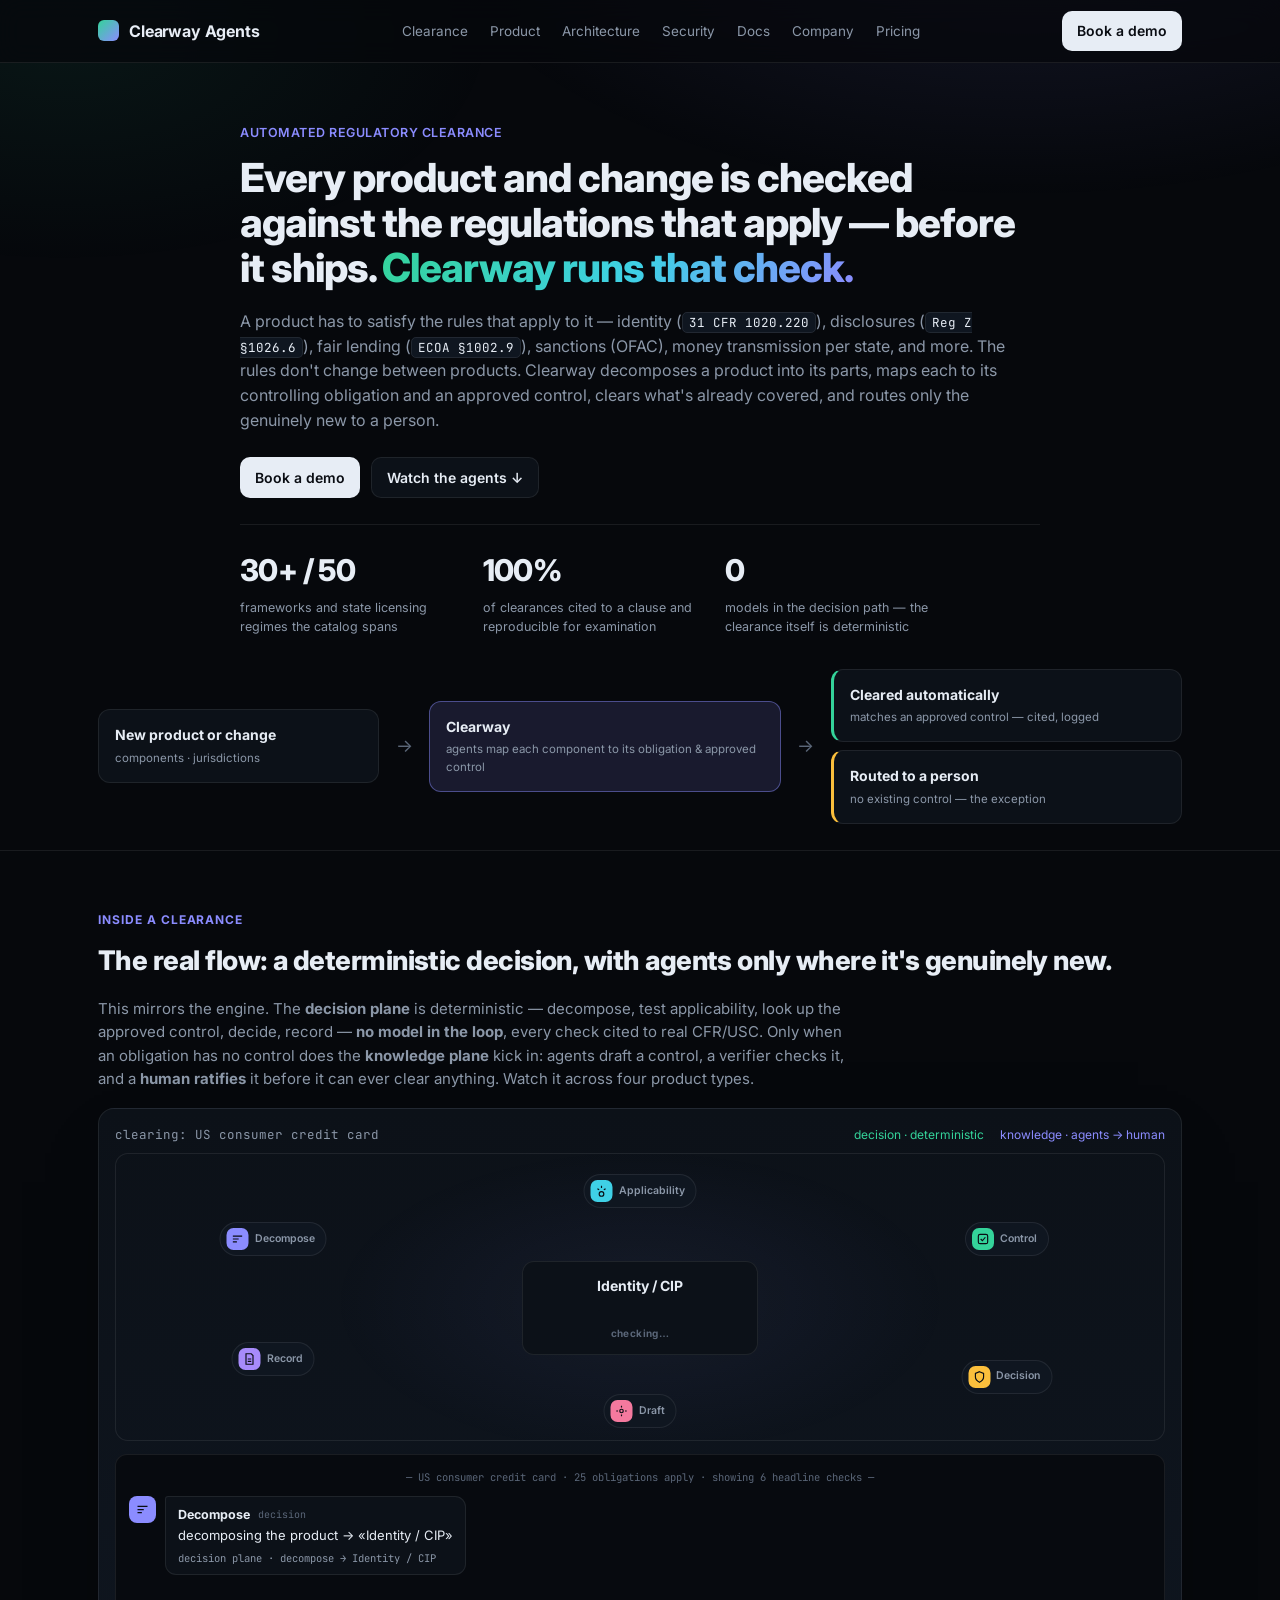
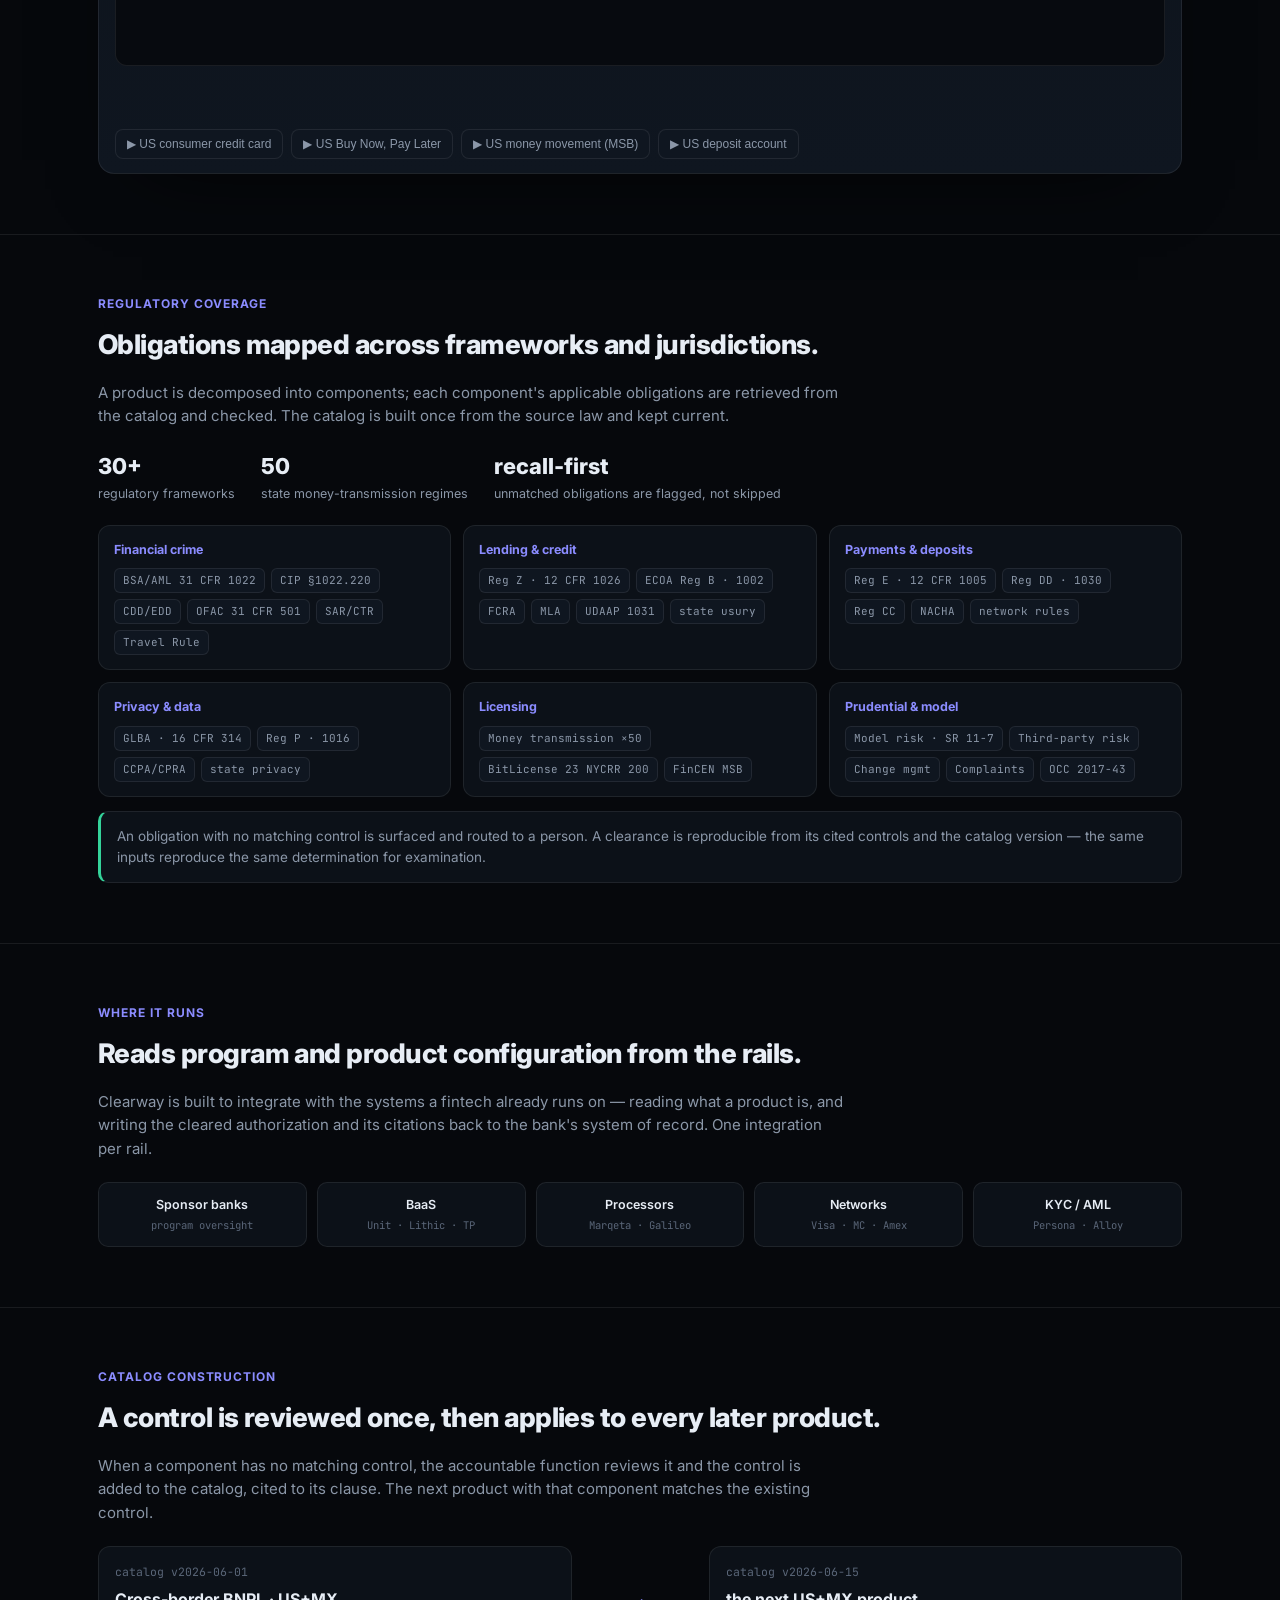
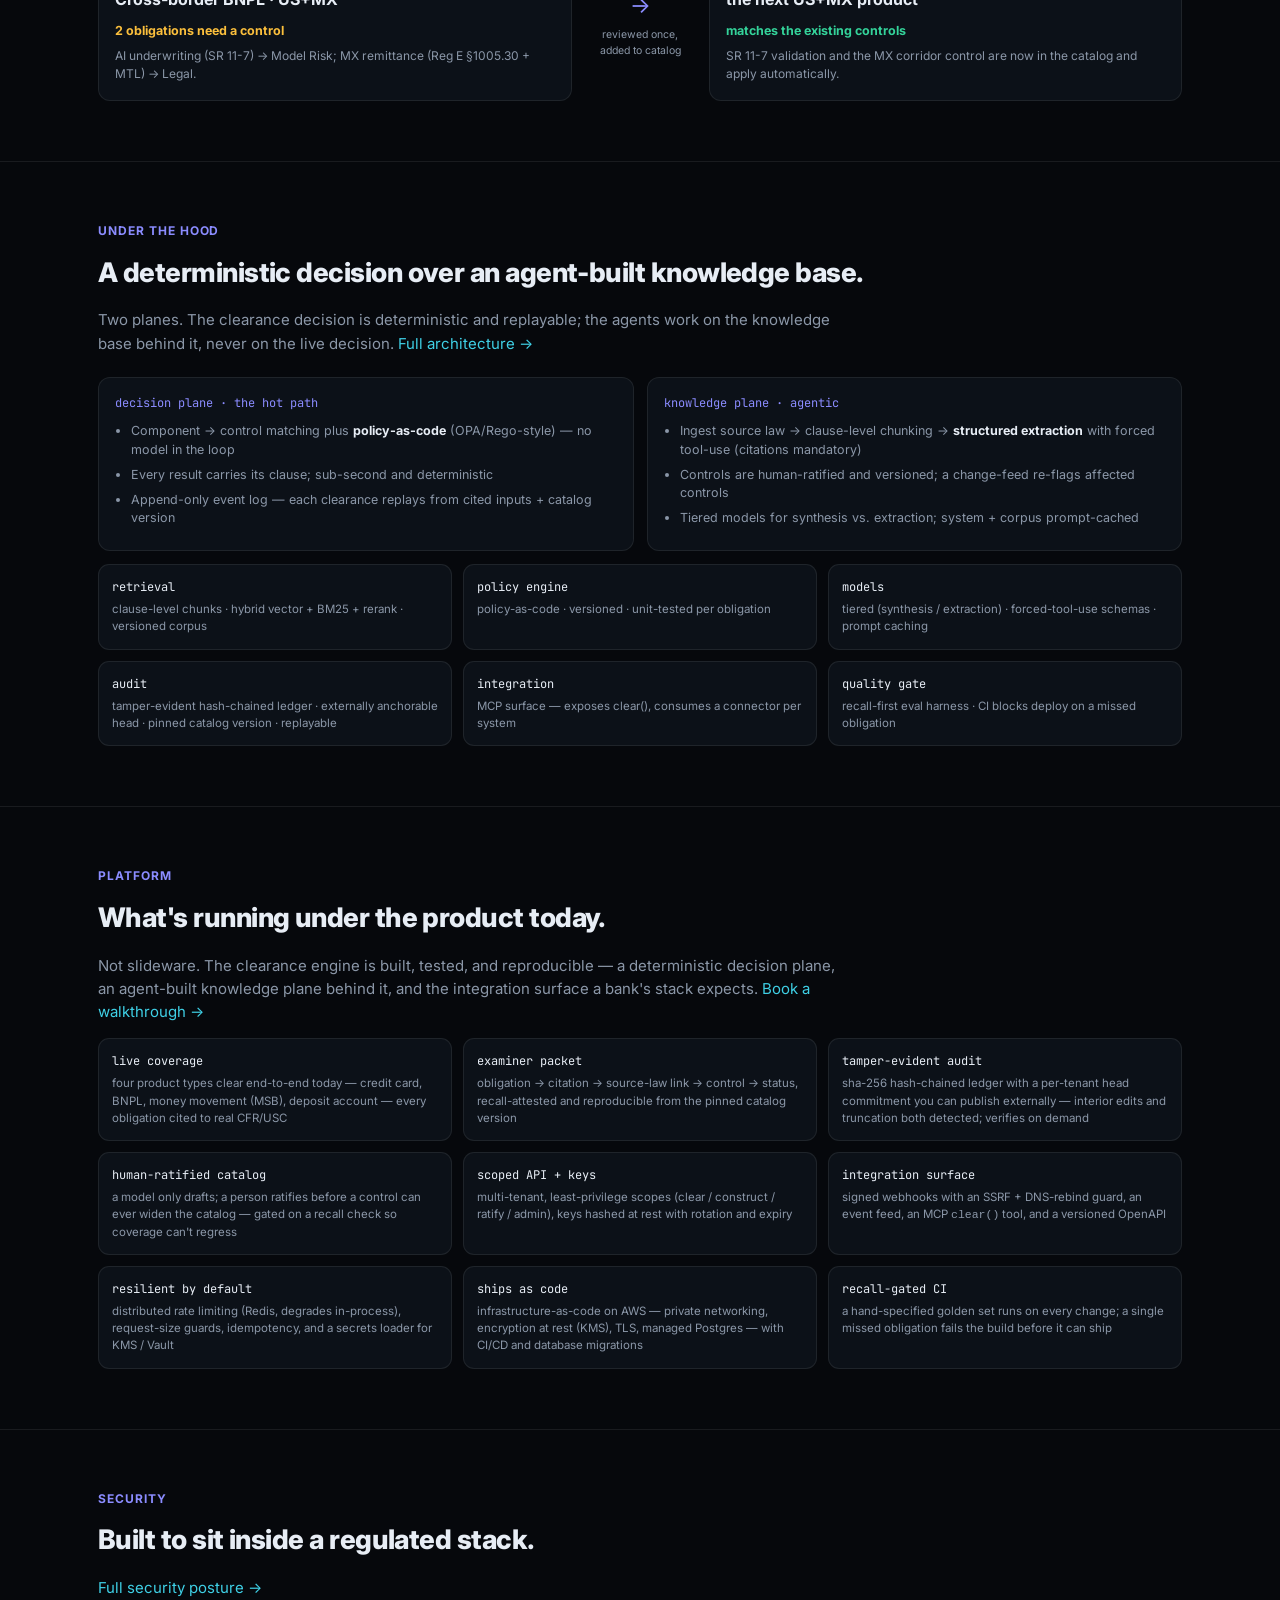
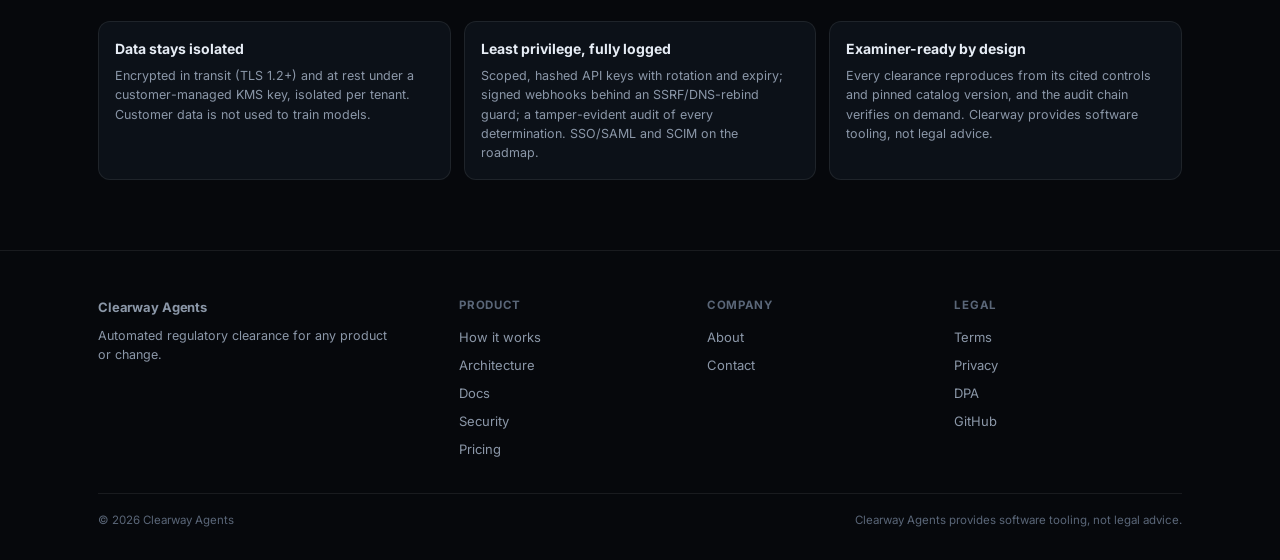
<file: index.html>
<!DOCTYPE html>
<html lang="en">
<head>
<meta charset="UTF-8" />
<meta name="viewport" content="width=device-width, initial-scale=1.0" />
<title>Clearway Agents — automated regulatory clearance</title>
<meta name="description" content="Clearway Agents runs the regulatory clearance check on every product and change — mapping each part to its controlling obligation and an approved control, clearing what's covered and routing only the genuinely new to a person." />
<link rel="canonical" href="https://clearwayagents.ai/" />
<meta property="og:title" content="Clearway Agents — automated regulatory clearance" />
<meta property="og:description" content="Agents map every product to its controlling obligation and an approved control, clear what's covered, and route only the genuinely new to a person." />
<meta property="og:type" content="website" />
<meta property="og:url" content="https://clearwayagents.ai/" />
<meta property="og:image" content="https://clearwayagents.ai/og.svg" />
<meta name="twitter:card" content="summary_large_image" />
<link rel="icon" href="data:image/svg+xml,<svg xmlns='http://www.w3.org/2000/svg' viewBox='0 0 32 32'><rect width='32' height='32' rx='8' fill='%238b8cff'/><rect x='9' y='9' width='14' height='14' rx='4' fill='%2334d39a'/></svg>" />
<link rel="preconnect" href="https://fonts.googleapis.com" />
<link rel="preconnect" href="https://fonts.gstatic.com" crossorigin />
<link href="https://fonts.googleapis.com/css2?family=Inter:wght@400;500;600;700;800&family=JetBrains+Mono:wght@400;500&display=swap" rel="stylesheet" />
<link rel="stylesheet" href="styles.css" />
</head>
<body>

<nav><div class="wrap nav">
  <a class="brand" href="index.html"><span class="mark"></span> Clearway Agents</a>
  <div class="navlinks">
    <a href="clearance.html">Clearance</a>
    <a href="product.html">Product</a>
    <a href="architecture.html">Architecture</a>
    <a href="security.html">Security</a>
    <a href="docs.html">Docs</a>
    <a href="company.html">Company</a>
    <a href="pricing.html">Pricing</a>
  </div>
  <a class="btn primary" href="mailto:hello@clearwayagents.ai">Book a demo</a>
</div></nav>

<header class="wrap hero">
  <div class="kicker">Automated regulatory clearance</div>
  <h1>Every product and change is checked against the regulations that apply — before it ships. <span class="g">Clearway runs that check.</span></h1>
  <p class="sub">A product has to satisfy the rules that apply to it — identity (<code>31 CFR 1020.220</code>),
    disclosures (<code>Reg Z §1026.6</code>), fair lending (<code>ECOA §1002.9</code>), sanctions (OFAC),
    money transmission per state, and more. The rules don't change between products. Clearway decomposes a
    product into its parts, maps each to its controlling obligation and an approved control, clears what's
    already covered, and routes only the genuinely new to a person.</p>
  <div class="cta-row">
    <a class="btn primary" href="mailto:hello@clearwayagents.ai">Book a demo</a>
    <a class="btn" href="#run">Watch the agents ↓</a>
  </div>
  <div class="stat">
    <div><div class="big">30+ / 50</div><div class="lbl">frameworks and state licensing regimes the catalog spans</div></div>
    <div><div class="big">100%</div><div class="lbl">of clearances cited to a clause and reproducible for examination</div></div>
    <div><div class="big">0</div><div class="lbl">models in the decision path — the clearance itself is deterministic</div></div>
  </div>
</header>

<section class="hlband"><div class="wrap">
  <div class="flow">
    <div class="fbox">New product or change<small>components · jurisdictions</small></div>
    <div class="far">→</div>
    <div class="fbox lit">Clearway<small>agents map each component to its obligation &amp; approved control</small></div>
    <div class="far">→</div>
    <div class="fsplit">
      <div class="fbox ok">Cleared automatically<small>matches an approved control — cited, logged</small></div>
      <div class="fbox warn">Routed to a person<small>no existing control — the exception</small></div>
    </div>
  </div>
</div></section>

<section class="band" id="run"><div class="wrap">
  <div class="eyebrow">Inside a clearance</div>
  <h2>The real flow: a deterministic decision, with agents only where it's genuinely new.</h2>
  <p class="lead">This mirrors the engine. The <b>decision plane</b> is deterministic — decompose, test applicability,
    look up the approved control, decide, record — <b>no model in the loop</b>, every check cited to real CFR/USC.
    Only when an obligation has no control does the <b>knowledge plane</b> kick in: agents draft a control, a verifier
    checks it, and a <b>human ratifies</b> it before it can ever clear anything. Watch it across four product types.</p>
  <div class="stage">
    <div class="stage-head">
      <span class="t mono" id="stageTitle">clearing: —</span>
      <span class="live" style="gap:16px">
        <span><span class="dot"></span> decision · deterministic</span>
        <span style="color:var(--violet)"><span class="dot" style="background:var(--violet)"></span> knowledge · agents → human</span>
      </span>
    </div>
    <div class="arena" id="arena">
      <div class="workcard" id="workcard"><div class="wt">—</div><div class="wo"></div><div class="ws"></div></div>
    </div>
    <div class="chat" id="chat"></div>
    <div class="road" id="road"></div>
    <div class="verdict" id="verdict"></div>
    <div class="runrow" id="runrow"></div>
  </div>
</div></section>

<section class="band" id="coverage"><div class="wrap">
  <div class="eyebrow">Regulatory coverage</div>
  <h2>Obligations mapped across frameworks and jurisdictions.</h2>
  <p class="lead">A product is decomposed into components; each component's applicable obligations are retrieved
    from the catalog and checked. The catalog is built once from the source law and kept current.</p>
  <div class="covstat">
    <div><b>30+</b>regulatory frameworks</div>
    <div><b>50</b>state money-transmission regimes</div>
    <div><b>recall-first</b>unmatched obligations are flagged, not skipped</div>
  </div>
  <div class="covgrid">
    <div class="covcol"><h4>Financial crime</h4><div class="cc"><span>BSA/AML 31 CFR 1022</span><span>CIP §1022.220</span><span>CDD/EDD</span><span>OFAC 31 CFR 501</span><span>SAR/CTR</span><span>Travel Rule</span></div></div>
    <div class="covcol"><h4>Lending &amp; credit</h4><div class="cc"><span>Reg Z · 12 CFR 1026</span><span>ECOA Reg B · 1002</span><span>FCRA</span><span>MLA</span><span>UDAAP 1031</span><span>state usury</span></div></div>
    <div class="covcol"><h4>Payments &amp; deposits</h4><div class="cc"><span>Reg E · 12 CFR 1005</span><span>Reg DD · 1030</span><span>Reg CC</span><span>NACHA</span><span>network rules</span></div></div>
    <div class="covcol"><h4>Privacy &amp; data</h4><div class="cc"><span>GLBA · 16 CFR 314</span><span>Reg P · 1016</span><span>CCPA/CPRA</span><span>state privacy</span></div></div>
    <div class="covcol"><h4>Licensing</h4><div class="cc"><span>Money transmission ×50</span><span>BitLicense 23 NYCRR 200</span><span>FinCEN MSB</span></div></div>
    <div class="covcol"><h4>Prudential &amp; model</h4><div class="cc"><span>Model risk · SR 11-7</span><span>Third-party risk</span><span>Change mgmt</span><span>Complaints</span><span>OCC 2017-43</span></div></div>
  </div>
  <div class="note">An obligation with no matching control is surfaced and routed to a person. A clearance is reproducible
    from its cited controls and the catalog version — the same inputs reproduce the same determination for examination.</div>
</div></section>

<section class="band"><div class="wrap">
  <div class="eyebrow">Where it runs</div>
  <h2>Reads program and product configuration from the rails.</h2>
  <p class="lead">Clearway is built to integrate with the systems a fintech already runs on — reading what a product is, and writing
    the cleared authorization and its citations back to the bank's system of record. One integration per rail.</p>
  <div class="rails">
    <div class="rail"><div class="rt">Sponsor banks</div><div class="rd">program oversight</div></div>
    <div class="rail"><div class="rt">BaaS</div><div class="rd">Unit · Lithic · TP</div></div>
    <div class="rail"><div class="rt">Processors</div><div class="rd">Marqeta · Galileo</div></div>
    <div class="rail"><div class="rt">Networks</div><div class="rd">Visa · MC · Amex</div></div>
    <div class="rail"><div class="rt">KYC / AML</div><div class="rd">Persona · Alloy</div></div>
  </div>
</div></section>

<section class="band"><div class="wrap">
  <div class="eyebrow">Catalog construction</div>
  <h2>A control is reviewed once, then applies to every later product.</h2>
  <p class="lead">When a component has no matching control, the accountable function reviews it and the control is added
    to the catalog, cited to its clause. The next product with that component matches the existing control.</p>
  <div class="fly">
    <div class="fcard"><div class="fv">catalog v2026-06-01</div><div class="fb">Cross-border BNPL · US+MX</div>
      <div style="color:var(--amber);font-weight:700;font-size:12.5px">2 obligations need a control</div>
      <div style="color:var(--muted);font-size:12px;margin-top:6px">AI underwriting (SR 11-7) → Model Risk; MX remittance (Reg E §1005.30 + MTL) → Legal.</div></div>
    <div class="arrow">→<small>reviewed once, added to catalog</small></div>
    <div class="fcard"><div class="fv">catalog v2026-06-15</div><div class="fb">the next US+MX product</div>
      <div style="color:var(--green);font-weight:700;font-size:12.5px">matches the existing controls</div>
      <div style="color:var(--muted);font-size:12px;margin-top:6px">SR 11-7 validation and the MX corridor control are now in the catalog and apply automatically.</div></div>
  </div>
</div></section>

<section class="band" id="hood"><div class="wrap">
  <div class="eyebrow">Under the hood</div>
  <h2>A deterministic decision over an agent-built knowledge base.</h2>
  <p class="lead">Two planes. The clearance decision is deterministic and replayable; the agents work on the
    knowledge base behind it, never on the live decision. <a href="architecture.html" style="color:var(--cyan)">Full architecture →</a></p>
  <div class="planes">
    <div class="plane">
      <div class="pt">decision plane · the hot path</div>
      <ul>
        <li>Component → control matching plus <b>policy-as-code</b> (OPA/Rego-style) — no model in the loop</li>
        <li>Every result carries its clause; sub-second and deterministic</li>
        <li>Append-only event log — each clearance replays from cited inputs + catalog version</li>
      </ul>
    </div>
    <div class="plane">
      <div class="pt">knowledge plane · agentic</div>
      <ul>
        <li>Ingest source law → clause-level chunking → <b>structured extraction</b> with forced tool-use (citations mandatory)</li>
        <li>Controls are human-ratified and versioned; a change-feed re-flags affected controls</li>
        <li>Tiered models for synthesis vs. extraction; system + corpus prompt-cached</li>
      </ul>
    </div>
  </div>
  <div class="stackgrid">
    <div class="sc"><div class="sk">retrieval</div>clause-level chunks · hybrid vector + BM25 + rerank · versioned corpus</div>
    <div class="sc"><div class="sk">policy engine</div>policy-as-code · versioned · unit-tested per obligation</div>
    <div class="sc"><div class="sk">models</div>tiered (synthesis / extraction) · forced-tool-use schemas · prompt caching</div>
    <div class="sc"><div class="sk">audit</div>tamper-evident hash-chained ledger · externally anchorable head · pinned catalog version · replayable</div>
    <div class="sc"><div class="sk">integration</div>MCP surface — exposes clear(), consumes a connector per system</div>
    <div class="sc"><div class="sk">quality gate</div>recall-first eval harness · CI blocks deploy on a missed obligation</div>
  </div>
</div></section>

<section class="band" id="platform"><div class="wrap">
  <div class="eyebrow">Platform</div>
  <h2>What's running under the product today.</h2>
  <p class="lead">Not slideware. The clearance engine is built, tested, and reproducible — a deterministic
    decision plane, an agent-built knowledge plane behind it, and the integration surface a bank's stack
    expects. <a href="mailto:hello@clearwayagents.ai" style="color:var(--cyan)">Book a walkthrough →</a></p>
  <div class="stackgrid">
    <div class="sc"><div class="sk">live coverage</div>four product types clear end-to-end today — credit card, BNPL, money movement (MSB), deposit account — every obligation cited to real CFR/USC</div>
    <div class="sc"><div class="sk">examiner packet</div>obligation → citation → source-law link → control → status, recall-attested and reproducible from the pinned catalog version</div>
    <div class="sc"><div class="sk">tamper-evident audit</div>sha-256 hash-chained ledger with a per-tenant head commitment you can publish externally — interior edits and truncation both detected; verifies on demand</div>
    <div class="sc"><div class="sk">human-ratified catalog</div>a model only drafts; a person ratifies before a control can ever widen the catalog — gated on a recall check so coverage can't regress</div>
    <div class="sc"><div class="sk">scoped API + keys</div>multi-tenant, least-privilege scopes (clear / construct / ratify / admin), keys hashed at rest with rotation and expiry</div>
    <div class="sc"><div class="sk">integration surface</div>signed webhooks with an SSRF + DNS-rebind guard, an event feed, an MCP <code>clear()</code> tool, and a versioned OpenAPI</div>
    <div class="sc"><div class="sk">resilient by default</div>distributed rate limiting (Redis, degrades in-process), request-size guards, idempotency, and a secrets loader for KMS / Vault</div>
    <div class="sc"><div class="sk">ships as code</div>infrastructure-as-code on AWS — private networking, encryption at rest (KMS), TLS, managed Postgres — with CI/CD and database migrations</div>
    <div class="sc"><div class="sk">recall-gated CI</div>a hand-specified golden set runs on every change; a single missed obligation fails the build before it can ship</div>
  </div>
</div></section>

<section class="band" id="security"><div class="wrap">
  <div class="eyebrow">Security</div>
  <h2>Built to sit inside a regulated stack.</h2>
  <p class="lead"><a href="security.html" style="color:var(--cyan)">Full security posture →</a></p>
  <div class="trust">
    <div class="tc"><div class="th">Data stays isolated</div><div class="td">Encrypted in transit (TLS 1.2+) and at rest under a customer-managed KMS key, isolated per tenant. Customer data is not used to train models.</div></div>
    <div class="tc"><div class="th">Least privilege, fully logged</div><div class="td">Scoped, hashed API keys with rotation and expiry; signed webhooks behind an SSRF/DNS-rebind guard; a tamper-evident audit of every determination. SSO/SAML and SCIM on the roadmap.</div></div>
    <div class="tc"><div class="th">Examiner-ready by design</div><div class="td">Every clearance reproduces from its cited controls and pinned catalog version, and the audit chain verifies on demand. Clearway provides software tooling, not legal advice.</div></div>
  </div>
</div></section>

<footer><div class="wrap">
  <div class="footgrid">
    <div class="fcol"><a class="brand" href="index.html"><span class="mark"></span> Clearway Agents</a><p>Automated regulatory clearance for any product or change.</p></div>
    <div class="fcol"><h5>Product</h5><a href="product.html">How it works</a><a href="architecture.html">Architecture</a><a href="docs.html">Docs</a><a href="security.html">Security</a><a href="pricing.html">Pricing</a></div>
    <div class="fcol"><h5>Company</h5><a href="company.html">About</a><a href="mailto:hello@clearwayagents.ai">Contact</a></div>
    <div class="fcol"><h5>Legal</h5><a href="terms.html">Terms</a><a href="privacy.html">Privacy</a><a href="dpa.html">DPA</a><a href="https://github.com/carlos-rdz/clearway-demo">GitHub</a></div>
  </div>
  <div class="footbar"><span>© 2026 Clearway Agents</span><span>Clearway Agents provides software tooling, not legal advice.</span></div>
</footer>

<script>
const ICON={
  intake:'<svg viewBox="0 0 24 24" fill="none" stroke="currentColor" stroke-width="2"><path d="M4 7h16M4 12h10M4 17h7"/></svg>',
  mcp:'<svg viewBox="0 0 24 24" fill="none" stroke="currentColor" stroke-width="2"><path d="M12 3v4M5 8l3 2M19 8l-3 2M12 21a4 4 0 100-8 4 4 0 000 8z"/></svg>',
  env:'<svg viewBox="0 0 24 24" fill="none" stroke="currentColor" stroke-width="2"><rect x="4" y="4" width="16" height="16" rx="3"/><path d="M8 12l3 3 5-6"/></svg>',
  pol:'<svg viewBox="0 0 24 24" fill="none" stroke="currentColor" stroke-width="2"><path d="M12 3l7 3v6c0 4-3 7-7 9-4-2-7-5-7-9V6z"/></svg>',
  llm:'<svg viewBox="0 0 24 24" fill="none" stroke="currentColor" stroke-width="2"><circle cx="12" cy="12" r="3"/><path d="M12 3v3M12 18v3M3 12h3M18 12h3"/></svg>',
  aud:'<svg viewBox="0 0 24 24" fill="none" stroke="currentColor" stroke-width="2"><path d="M6 3h9l3 3v15H6z"/><path d="M9 12h6M9 16h6"/></svg>'
};
const AGENTS=[{k:'intake',nm:'Intake'},{k:'mcp',nm:'Retrieval'},{k:'env',nm:'Envelope'},{k:'pol',nm:'Policy'},{k:'llm',nm:'Triage'},{k:'aud',nm:'Audit'}];
const ROLE=['Decompose','Applicability','Control','Decision','Draft','Record'];
// which plane each stage belongs to — the decision is deterministic; agents only work in the
// knowledge plane (drafting a control), and a human ratifies it.
const PLANE=['decision','decision','decision','decision · no model','knowledge · agentic','decision'];
const COLOR=['#8b8cff','#3fd0e6','#34d39a','#fbbf3c','#f4799e','#a78bfa'];
const ORBIT=[[15,30],[50,13],[85,30],[85,78],[50,90],[15,72]];

// Headline checks per product type — real obligation IDs, citations, controls and owners. These ~6
// are the watchable subset the agents walk on screen; the verdict shows the real applicable totals.
const PRODUCTS=[
 {name:'US consumer credit card',pt:'credit_card_us',result:'AUTO_CLEARED',
  comps:[
   {ref:'Identity / CIP',id:'CIP',cite:'31 CFR 1020.220',control:'cip_program',partner:'Compliance',state:'cleared'},
   {ref:'Sanctions screening',id:'OFAC',cite:'31 CFR Ch. V',control:'ofac_screening',partner:'Compliance',state:'cleared'},
   {ref:'Cost-of-credit disclosure',id:'REGZ-OPEN',cite:'12 CFR 1026.6(b)',control:'acct_opening_disclosures',partner:'Compliance',state:'cleared'},
   {ref:'Adverse action',id:'ECOA-AA',cite:'12 CFR 1002.9',control:'ecoa_adverse_action',partner:'Fair Lending',state:'cleared'},
   {ref:'Risk-based pricing',id:'FCRA-RBP',cite:'12 CFR 1022.72',control:'risk_based_pricing_notice',partner:'Compliance',state:'cleared'},
   {ref:'Data safeguards',id:'GLBA-SAFEGUARDS',cite:'16 CFR 314',control:'safeguards_program',partner:'Security',state:'cleared'}]},
 {name:'US Buy Now, Pay Later',pt:'bnpl_us',result:'DELTA_REVIEW',
  comps:[
   {ref:'Identity / CIP',id:'CIP',cite:'31 CFR 1020.220',control:'cip_program',partner:'Compliance',state:'cleared'},
   {ref:'Sanctions screening',id:'OFAC',cite:'31 CFR Ch. V',control:'ofac_screening',partner:'Compliance',state:'cleared'},
   {ref:'Closed-end disclosure · >4 installments',id:'BNPL-REGZ-CE',cite:'12 CFR 1026.18',control:'closed_end_disclosures',partner:'Compliance',state:'cleared'},
   {ref:'Military Lending Act',id:'MLA',cite:'32 CFR 232',control:'mla_compliance',partner:'Compliance',state:'cleared'},
   {ref:'Adverse action',id:'ECOA-AA',cite:'12 CFR 1002.9',control:'ecoa_adverse_action',partner:'Fair Lending',state:'cleared'},
   {ref:'State lending license',id:'STATE-LENDING',cite:'varies by state',control:'state_lending_review',partner:'Legal',state:'delta'}]},
 {name:'US money movement (MSB)',pt:'money_movement_us',result:'DELTA_REVIEW',
  comps:[
   {ref:'MSB registration',id:'MSB-REGISTER',cite:'31 CFR 1022.380',control:'msb_registration',partner:'Compliance',state:'cleared'},
   {ref:'AML program',id:'MSB-AML',cite:'31 CFR 1022.210',control:'aml_program',partner:'Compliance',state:'cleared'},
   {ref:'Travel Rule',id:'TRAVEL-RULE',cite:'31 CFR 1010.410(f)',control:'travel_rule',partner:'Compliance',state:'cleared'},
   {ref:'Remittance transfers',id:'REMITTANCE',cite:'12 CFR 1005.30',control:'remittance_rule',partner:'Compliance',state:'cleared'},
   {ref:'Sanctions screening',id:'OFAC',cite:'31 CFR Ch. V',control:'ofac_screening',partner:'Compliance',state:'cleared'},
   {ref:'State money transmission',id:'STATE-MTL',cite:'varies by state',control:'state_mtl_review',partner:'Legal',state:'delta'}]},
 {name:'US deposit account',pt:'deposit_account_us',result:'AUTO_CLEARED',
  comps:[
   {ref:'Identity / CIP',id:'CIP',cite:'31 CFR 1020.220',control:'cip_program',partner:'Compliance',state:'cleared'},
   {ref:'Account disclosures · TISA',id:'REGDD-OPEN',cite:'12 CFR 1030.4',control:'tisa_account_disclosures',partner:'Compliance',state:'cleared'},
   {ref:'Funds availability',id:'REGCC',cite:'12 CFR 229.10',control:'funds_availability',partner:'Operations',state:'cleared'},
   {ref:'Overdraft opt-in',id:'REGE-OVERDRAFT',cite:'12 CFR 1005.17',control:'overdraft_opt_in',partner:'Compliance',state:'cleared'},
   {ref:'FDIC official sign',id:'FDIC-SIGN',cite:'12 CFR 328.3',control:'fdic_signage',partner:'Compliance',state:'cleared'},
   {ref:'Data safeguards',id:'GLBA-SAFEGUARDS',cite:'16 CFR 314',control:'safeguards_program',partner:'Security',state:'cleared'}]}
];

// Real applicable totals per product type, baked in. The catalog itself lives with the PRODUCT
// (the private engine), never on this marketing site.
const TOTALS={credit_card_us:25,bnpl_us:16,money_movement_us:14,deposit_account_us:17};

const arena=document.getElementById('arena'),workcard=document.getElementById('workcard'),
  chat=document.getElementById('chat'),road=document.getElementById('road'),
  verdict=document.getElementById('verdict'),title=document.getElementById('stageTitle');
const sleep=ms=>new Promise(r=>setTimeout(r,ms));
let runToken=0,agents=[];

function buildAgents(){
  agents.forEach(a=>a.remove());agents=[];
  AGENTS.forEach((a,i)=>{const el=document.createElement('div');el.className='fa';
    el.style.left=ORBIT[i][0]+'%';el.style.top=ORBIT[i][1]+'%';el.style.animationDelay=(i*.4)+'s';
    el.innerHTML=`<span class="ic" style="background:${COLOR[i]}">${ICON[a.k]}</span><span class="lb">${ROLE[i]}</span>`;
    arena.appendChild(el);agents.push(el);});
}
buildAgents();

const clauseOf=c=>c.cite;
const partnerOf=c=>c.partner||'a reviewer';
const SAY=[
  c=>`decomposing the product → «${c.ref}»`,
  c=>`does this obligation apply? triggers + any_of → yes · ${c.cite}`,
  c=>c.state==='cleared'?`approved control in the pinned catalog: ${c.control}`:`no approved control for ${c.id} in this program yet`,
  c=>c.state==='cleared'?`deterministic match — ${c.cite} satisfied. No model in this decision.`:`deterministic — ${c.cite} isn't satisfied, so the engine can't self-clear it`,
  c=>c.state==='cleared'?`already covered — nothing for the agents to draft`:`now the agents work: draft a control, a verifier checks it, a human ratifies → ${partnerOf(c)}`,
  c=>`appending a hash-chained, recall-attested entry — replayable for an examiner`
];
const FACT=[
  c=>['',`decision plane · decompose → ${c.ref}`],
  c=>['',`decision plane · applies(triggers/any_of) → ${c.id} · ${c.cite}`],
  c=>c.state==='cleared'?['',`catalog · control ${c.control} ✓`]:['flag',`catalog · no control for ${c.id}`],
  c=>c.state==='cleared'?['ok',`decision · deterministic · ${c.cite} satisfied · 0 models`]:['flag',`decision · deterministic · ${c.cite} → route`],
  c=>c.state==='cleared'?['',`knowledge plane · idle — already covered`]:['flag',`knowledge plane · draft → verify → human ratify → ${partnerOf(c)}`],
  c=>['',`decision plane · audit · hash-chained · recall-attested · packet`]
];
function sysMsg(text){const m=document.createElement('div');m.className='sys';m.textContent=text;chat.appendChild(m);chat.scrollTop=chat.scrollHeight;}
function postMsg(i,c){
  const[kind,receipt]=FACT[i](c);
  const m=document.createElement('div');m.className='msg'+(kind?' '+kind:'');
  m.innerHTML=`<span class="av" style="background:${COLOR[i]};color:#0a0d13">${ICON[AGENTS[i].k]}</span>`+
    `<div class="bub"><div class="mh"><b>${ROLE[i]}</b><span class="ts">${PLANE[i]}</span></div>`+
    `<div class="mx">${SAY[i](c)}</div><div class="cz">${receipt}</div></div>`;
  chat.appendChild(m);chat.scrollTop=chat.scrollHeight;return kind;
}
function roadBlock(c){const b=document.createElement('div');b.className='block '+c.state;b.style.animation='fadeIn .35s both';
  b.innerHTML=`<div class="bt">${c.ref}<span class="st">${c.state==='cleared'?'CLEARED':'→ HUMAN'}</span></div><div class="bc">${c.cite}</div>`;
  road.appendChild(b);}

async function processComp(c,me){
  workcard.className='workcard';
  workcard.querySelector('.wt').textContent=c.ref;
  workcard.querySelector('.wo').textContent='';
  workcard.querySelector('.ws').textContent='checking…';
  for(let i=0;i<6;i++){
    if(me!==runToken)return;
    const ag=agents[i];
    // The knowledge-plane agent (Draft) only engages when an obligation has no control. For a
    // cleared item it stays idle in orbit — agents never touch a covered determination.
    const engage=!(i===4 && c.state==='cleared');
    if(engage){ag.style.left='50%';ag.style.top='26%';ag.classList.add('working');}
    postMsg(i,c);
    if(i===1)workcard.querySelector('.wo').textContent=clauseOf(c);
    if(i===3){const ok=c.state==='cleared';workcard.classList.add(ok?'cleared':'delta');
      workcard.querySelector('.ws').textContent=ok?'CLEARED':'→ ROUTED TO A PERSON';}
    const dwell=i===3?1200:(i===4?(c.state==='cleared'?650:1500):880);
    await sleep(dwell);
    if(me!==runToken)return;
    if(engage){ag.classList.remove('working');ag.style.left=ORBIT[i][0]+'%';ag.style.top=ORBIT[i][1]+'%';}
    await sleep(330);
  }
  roadBlock(c);
  await sleep(420);
}

const badge='display:inline-block;margin:6px 0 0 8px;padding:2px 9px;border-radius:20px;font-size:11px;font-weight:700;background:rgba(255,255,255,.06);color:var(--muted)';
async function run(idx){
  const me=++runToken,p=PRODUCTS[idx];
  title.textContent='clearing: '+p.name;
  chat.innerHTML='';road.innerHTML='';verdict.className='verdict';verdict.innerHTML='';
  agents.forEach((ag,i)=>{ag.classList.remove('working');ag.style.left=ORBIT[i][0]+'%';ag.style.top=ORBIT[i][1]+'%';});
  const total=TOTALS[p.pt]||p.comps.length, routed=p.comps.filter(c=>c.state==='delta').length, cleared=total-routed;
  sysMsg('— '+p.name+' · '+total+' obligations apply · showing '+p.comps.length+' headline checks —');
  await sleep(900);
  for(const c of p.comps){if(me!==runToken)return;await processComp(c,me);}
  if(me!==runToken)return;
  const auto=routed===0;
  const sum=`${total} obligations apply · ${cleared} cleared · ${routed} routed`;
  sysMsg(auto?'auto-cleared — 0 routed to a person':'delta review — '+routed+' routed to an owner');
  verdict.className='verdict show '+(auto?'cleared':'delta');
  verdict.innerHTML=`<span class="vt">${auto?'AUTO_CLEARED':'DELTA_REVIEW'}</span><span class="vs">${sum}</span>`+
    `<span style="${badge}">deterministic · 0 models</span><span style="${badge}">audit-chain ✓</span><span style="${badge}">reproducible · packet</span>`;
}

const runrow=document.getElementById('runrow');
PRODUCTS.forEach((p,i)=>{const b=document.createElement('button');b.className='chipbtn';
  b.textContent='▶ '+p.name;b.onclick=()=>{auto=false;run(i);};runrow.appendChild(b);});
let auto=true,loopIdx=0;
async function loop(){while(true){if(auto){await run(loopIdx);if(!auto)return;await sleep(3600);loopIdx=(loopIdx+1)%PRODUCTS.length;}else{await sleep(900);}}}
run(0).then(()=>{loopIdx=1;setTimeout(loop,3200);});
</script>
</body>
</html>
</file>
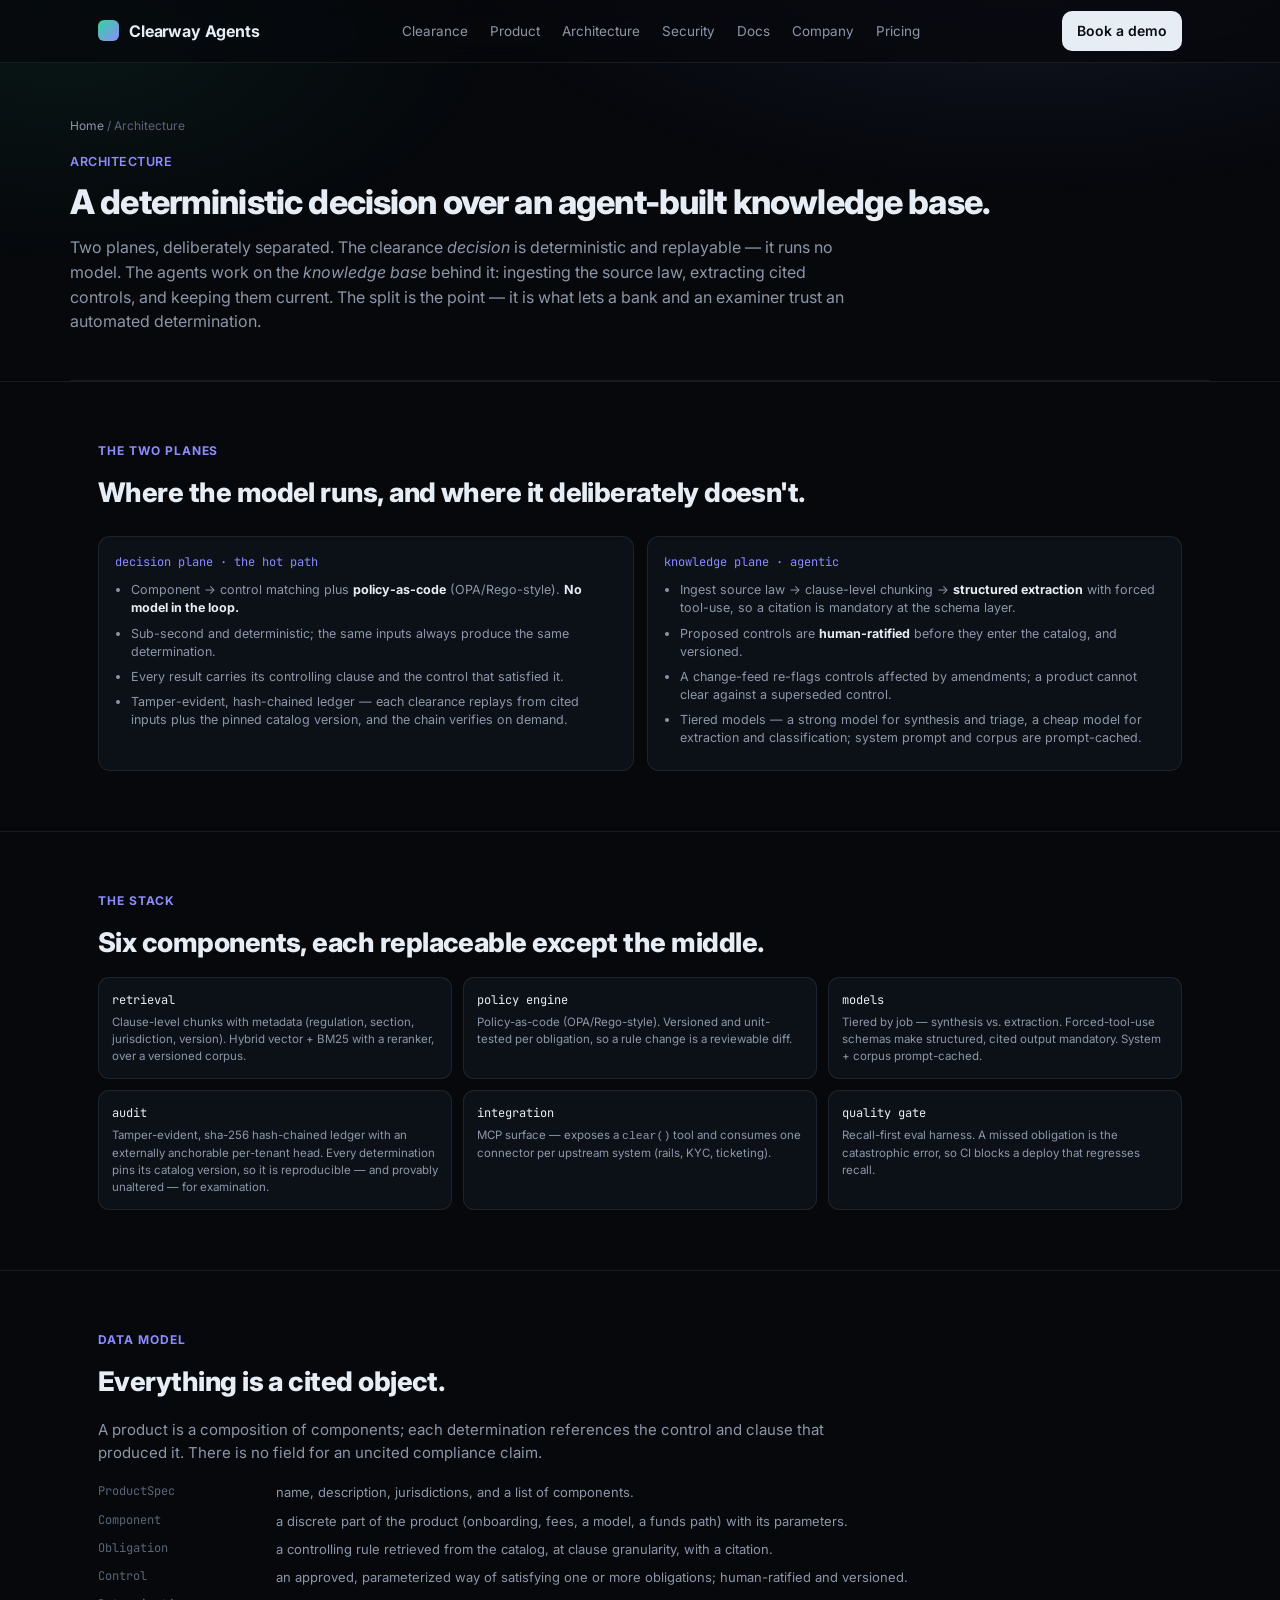
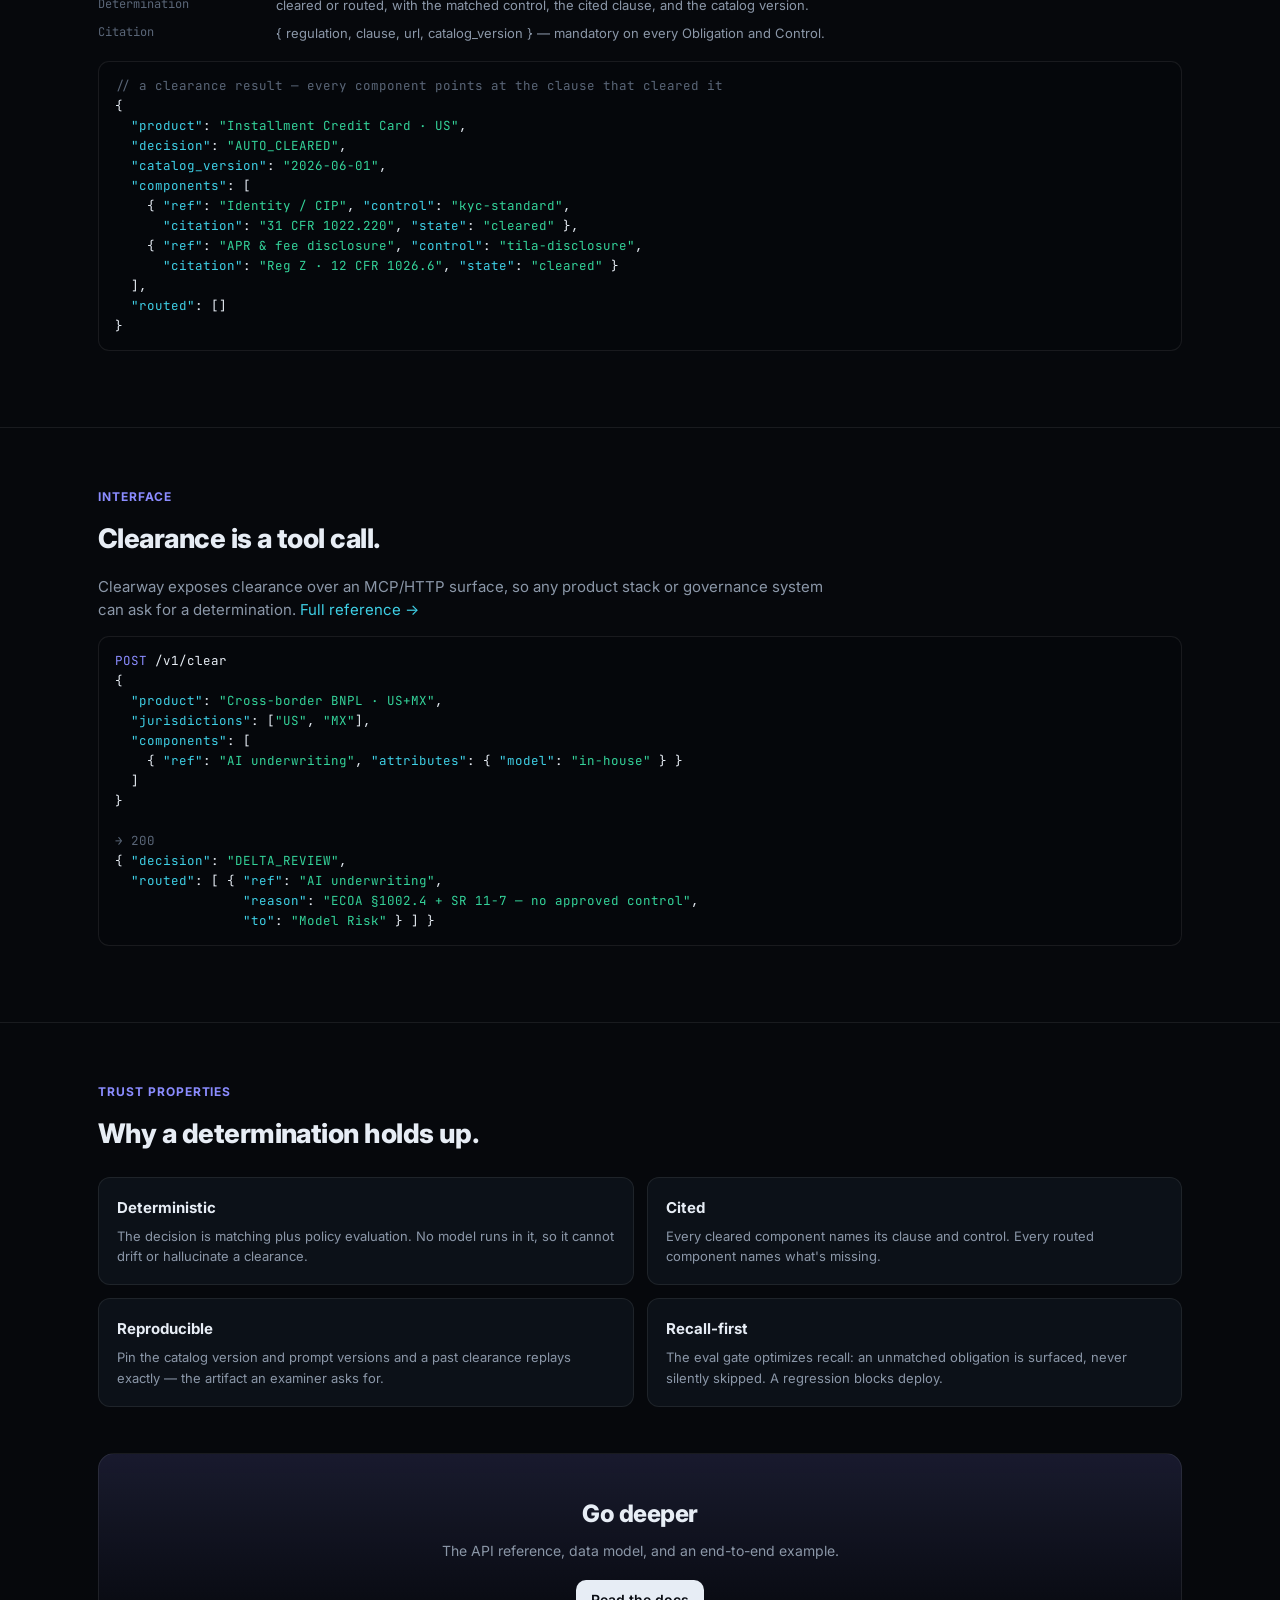
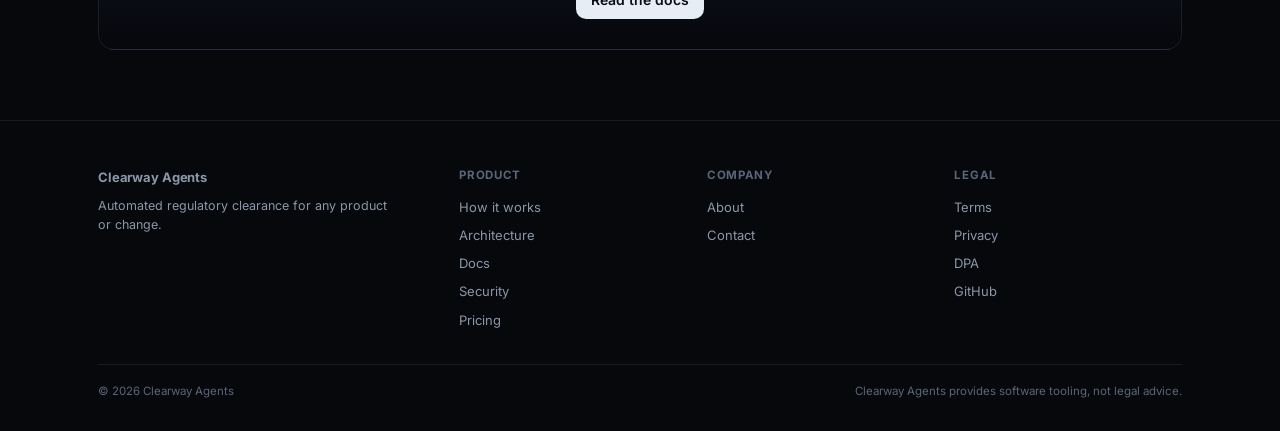
<file: architecture.html>
<!DOCTYPE html>
<html lang="en">
<head>
<meta charset="UTF-8" />
<meta name="viewport" content="width=device-width, initial-scale=1.0" />
<title>Architecture — Clearway Agents</title>
<meta name="description" content="Clearway Agents architecture: a deterministic decision plane over an agent-built knowledge plane. Clause-level retrieval, policy-as-code, tiered models with forced tool-use, append-only audit, and a recall-first eval gate." />
<link rel="canonical" href="https://clearwayagents.ai/architecture.html" />
<meta property="og:title" content="Architecture — Clearway Agents" />
<meta property="og:description" content="A deterministic decision plane over an agent-built knowledge plane." />
<meta property="og:type" content="website" />
<meta property="og:url" content="https://clearwayagents.ai/architecture.html" />
<meta property="og:image" content="https://clearwayagents.ai/og.svg" />
<meta name="twitter:card" content="summary_large_image" />
<link rel="icon" href="data:image/svg+xml,<svg xmlns='http://www.w3.org/2000/svg' viewBox='0 0 32 32'><rect width='32' height='32' rx='8' fill='%238b8cff'/><rect x='9' y='9' width='14' height='14' rx='4' fill='%2334d39a'/></svg>" />
<link rel="preconnect" href="https://fonts.googleapis.com" />
<link rel="preconnect" href="https://fonts.gstatic.com" crossorigin />
<link href="https://fonts.googleapis.com/css2?family=Inter:wght@400;500;600;700;800&family=JetBrains+Mono:wght@400;500&display=swap" rel="stylesheet" />
<link rel="stylesheet" href="styles.css" />
</head>
<body>

<nav><div class="wrap nav">
  <a class="brand" href="index.html"><span class="mark"></span> Clearway Agents</a>
  <div class="navlinks">
    <a href="clearance.html">Clearance</a>
    <a href="product.html">Product</a>
    <a href="architecture.html">Architecture</a>
    <a href="security.html">Security</a>
    <a href="docs.html">Docs</a>
    <a href="company.html">Company</a>
    <a href="pricing.html">Pricing</a>
  </div>
  <a class="btn primary" href="mailto:hello@clearwayagents.ai">Book a demo</a>
</div></nav>

<header class="wrap pagehead">
  <div class="crumbs"><a href="index.html">Home</a> / Architecture</div>
  <div class="kicker">Architecture</div>
  <h1>A deterministic decision over an agent-built knowledge base.</h1>
  <p class="lead">Two planes, deliberately separated. The clearance <em>decision</em> is deterministic and
    replayable — it runs no model. The agents work on the <em>knowledge base</em> behind it: ingesting the
    source law, extracting cited controls, and keeping them current. The split is the point — it is what lets a
    bank and an examiner trust an automated determination.</p>
</header>

<section class="band"><div class="wrap">
  <div class="eyebrow">The two planes</div>
  <h2>Where the model runs, and where it deliberately doesn't.</h2>
  <div class="planes">
    <div class="plane">
      <div class="pt">decision plane · the hot path</div>
      <ul>
        <li>Component → control matching plus <b>policy-as-code</b> (OPA/Rego-style). <b>No model in the loop.</b></li>
        <li>Sub-second and deterministic; the same inputs always produce the same determination.</li>
        <li>Every result carries its controlling clause and the control that satisfied it.</li>
        <li>Tamper-evident, hash-chained ledger — each clearance replays from cited inputs plus the pinned catalog version, and the chain verifies on demand.</li>
      </ul>
    </div>
    <div class="plane">
      <div class="pt">knowledge plane · agentic</div>
      <ul>
        <li>Ingest source law → clause-level chunking → <b>structured extraction</b> with forced tool-use, so a citation is mandatory at the schema layer.</li>
        <li>Proposed controls are <b>human-ratified</b> before they enter the catalog, and versioned.</li>
        <li>A change-feed re-flags controls affected by amendments; a product cannot clear against a superseded control.</li>
        <li>Tiered models — a strong model for synthesis and triage, a cheap model for extraction and classification; system prompt and corpus are prompt-cached.</li>
      </ul>
    </div>
  </div>
</div></section>

<section class="band"><div class="wrap">
  <div class="eyebrow">The stack</div>
  <h2>Six components, each replaceable except the middle.</h2>
  <div class="stackgrid">
    <div class="sc"><div class="sk">retrieval</div>Clause-level chunks with metadata (regulation, section, jurisdiction, version). Hybrid vector + BM25 with a reranker, over a versioned corpus.</div>
    <div class="sc"><div class="sk">policy engine</div>Policy-as-code (OPA/Rego-style). Versioned and unit-tested per obligation, so a rule change is a reviewable diff.</div>
    <div class="sc"><div class="sk">models</div>Tiered by job — synthesis vs. extraction. Forced-tool-use schemas make structured, cited output mandatory. System + corpus prompt-cached.</div>
    <div class="sc"><div class="sk">audit</div>Tamper-evident, sha-256 hash-chained ledger with an externally anchorable per-tenant head. Every determination pins its catalog version, so it is reproducible — and provably unaltered — for examination.</div>
    <div class="sc"><div class="sk">integration</div>MCP surface — exposes a <code>clear()</code> tool and consumes one connector per upstream system (rails, KYC, ticketing).</div>
    <div class="sc"><div class="sk">quality gate</div>Recall-first eval harness. A missed obligation is the catastrophic error, so CI blocks a deploy that regresses recall.</div>
  </div>
</div></section>

<section class="band"><div class="wrap">
  <div class="eyebrow">Data model</div>
  <h2>Everything is a cited object.</h2>
  <p class="lead">A product is a composition of components; each determination references the control and clause that
    produced it. There is no field for an uncited compliance claim.</p>
  <dl class="kv">
    <dt>ProductSpec</dt><dd>name, description, jurisdictions, and a list of components.</dd>
    <dt>Component</dt><dd>a discrete part of the product (onboarding, fees, a model, a funds path) with its parameters.</dd>
    <dt>Obligation</dt><dd>a controlling rule retrieved from the catalog, at clause granularity, with a citation.</dd>
    <dt>Control</dt><dd>an approved, parameterized way of satisfying one or more obligations; human-ratified and versioned.</dd>
    <dt>Determination</dt><dd>cleared or routed, with the matched control, the cited clause, and the catalog version.</dd>
    <dt>Citation</dt><dd>{ regulation, clause, url, catalog_version } — mandatory on every Obligation and Control.</dd>
  </dl>
  <pre><span class="c">// a clearance result — every component points at the clause that cleared it</span>
{
  <span class="n">"product"</span>: <span class="s">"Installment Credit Card · US"</span>,
  <span class="n">"decision"</span>: <span class="s">"AUTO_CLEARED"</span>,
  <span class="n">"catalog_version"</span>: <span class="s">"2026-06-01"</span>,
  <span class="n">"components"</span>: [
    { <span class="n">"ref"</span>: <span class="s">"Identity / CIP"</span>, <span class="n">"control"</span>: <span class="s">"kyc-standard"</span>,
      <span class="n">"citation"</span>: <span class="s">"31 CFR 1022.220"</span>, <span class="n">"state"</span>: <span class="s">"cleared"</span> },
    { <span class="n">"ref"</span>: <span class="s">"APR &amp; fee disclosure"</span>, <span class="n">"control"</span>: <span class="s">"tila-disclosure"</span>,
      <span class="n">"citation"</span>: <span class="s">"Reg Z · 12 CFR 1026.6"</span>, <span class="n">"state"</span>: <span class="s">"cleared"</span> }
  ],
  <span class="n">"routed"</span>: []
}</pre>
</div></section>

<section class="band"><div class="wrap">
  <div class="eyebrow">Interface</div>
  <h2>Clearance is a tool call.</h2>
  <p class="lead">Clearway exposes clearance over an MCP/HTTP surface, so any product stack or governance system can ask
    for a determination. <a href="docs.html" style="color:var(--cyan)">Full reference →</a></p>
  <pre><span class="k">POST</span> /v1/clear
{
  <span class="n">"product"</span>: <span class="s">"Cross-border BNPL · US+MX"</span>,
  <span class="n">"jurisdictions"</span>: [<span class="s">"US"</span>, <span class="s">"MX"</span>],
  <span class="n">"components"</span>: [
    { <span class="n">"ref"</span>: <span class="s">"AI underwriting"</span>, <span class="n">"attributes"</span>: { <span class="n">"model"</span>: <span class="s">"in-house"</span> } }
  ]
}

<span class="c">→ 200</span>
{ <span class="n">"decision"</span>: <span class="s">"DELTA_REVIEW"</span>,
  <span class="n">"routed"</span>: [ { <span class="n">"ref"</span>: <span class="s">"AI underwriting"</span>,
                <span class="n">"reason"</span>: <span class="s">"ECOA §1002.4 + SR 11-7 — no approved control"</span>,
                <span class="n">"to"</span>: <span class="s">"Model Risk"</span> } ] }</pre>
</div></section>

<section class="band"><div class="wrap">
  <div class="eyebrow">Trust properties</div>
  <h2>Why a determination holds up.</h2>
  <div class="cards">
    <div class="card"><h3>Deterministic</h3><p>The decision is matching plus policy evaluation. No model runs in it, so it cannot drift or hallucinate a clearance.</p></div>
    <div class="card"><h3>Cited</h3><p>Every cleared component names its clause and control. Every routed component names what's missing.</p></div>
    <div class="card"><h3>Reproducible</h3><p>Pin the catalog version and prompt versions and a past clearance replays exactly — the artifact an examiner asks for.</p></div>
    <div class="card"><h3>Recall-first</h3><p>The eval gate optimizes recall: an unmatched obligation is surfaced, never silently skipped. A regression blocks deploy.</p></div>
  </div>
  <div class="cta-band">
    <h2>Go deeper</h2>
    <p>The API reference, data model, and an end-to-end example.</p>
    <a class="btn primary" href="docs.html">Read the docs</a>
  </div>
</div></section>

<footer><div class="wrap">
  <div class="footgrid">
    <div class="fcol"><a class="brand" href="index.html"><span class="mark"></span> Clearway Agents</a><p>Automated regulatory clearance for any product or change.</p></div>
    <div class="fcol"><h5>Product</h5><a href="product.html">How it works</a><a href="architecture.html">Architecture</a><a href="docs.html">Docs</a><a href="security.html">Security</a><a href="pricing.html">Pricing</a></div>
    <div class="fcol"><h5>Company</h5><a href="company.html">About</a><a href="mailto:hello@clearwayagents.ai">Contact</a></div>
    <div class="fcol"><h5>Legal</h5><a href="terms.html">Terms</a><a href="privacy.html">Privacy</a><a href="dpa.html">DPA</a><a href="https://github.com/carlos-rdz/clearway-demo">GitHub</a></div>
  </div>
  <div class="footbar"><span>© 2026 Clearway Agents</span><span>Clearway Agents provides software tooling, not legal advice.</span></div>
</footer>
</body>
</html>
</file>
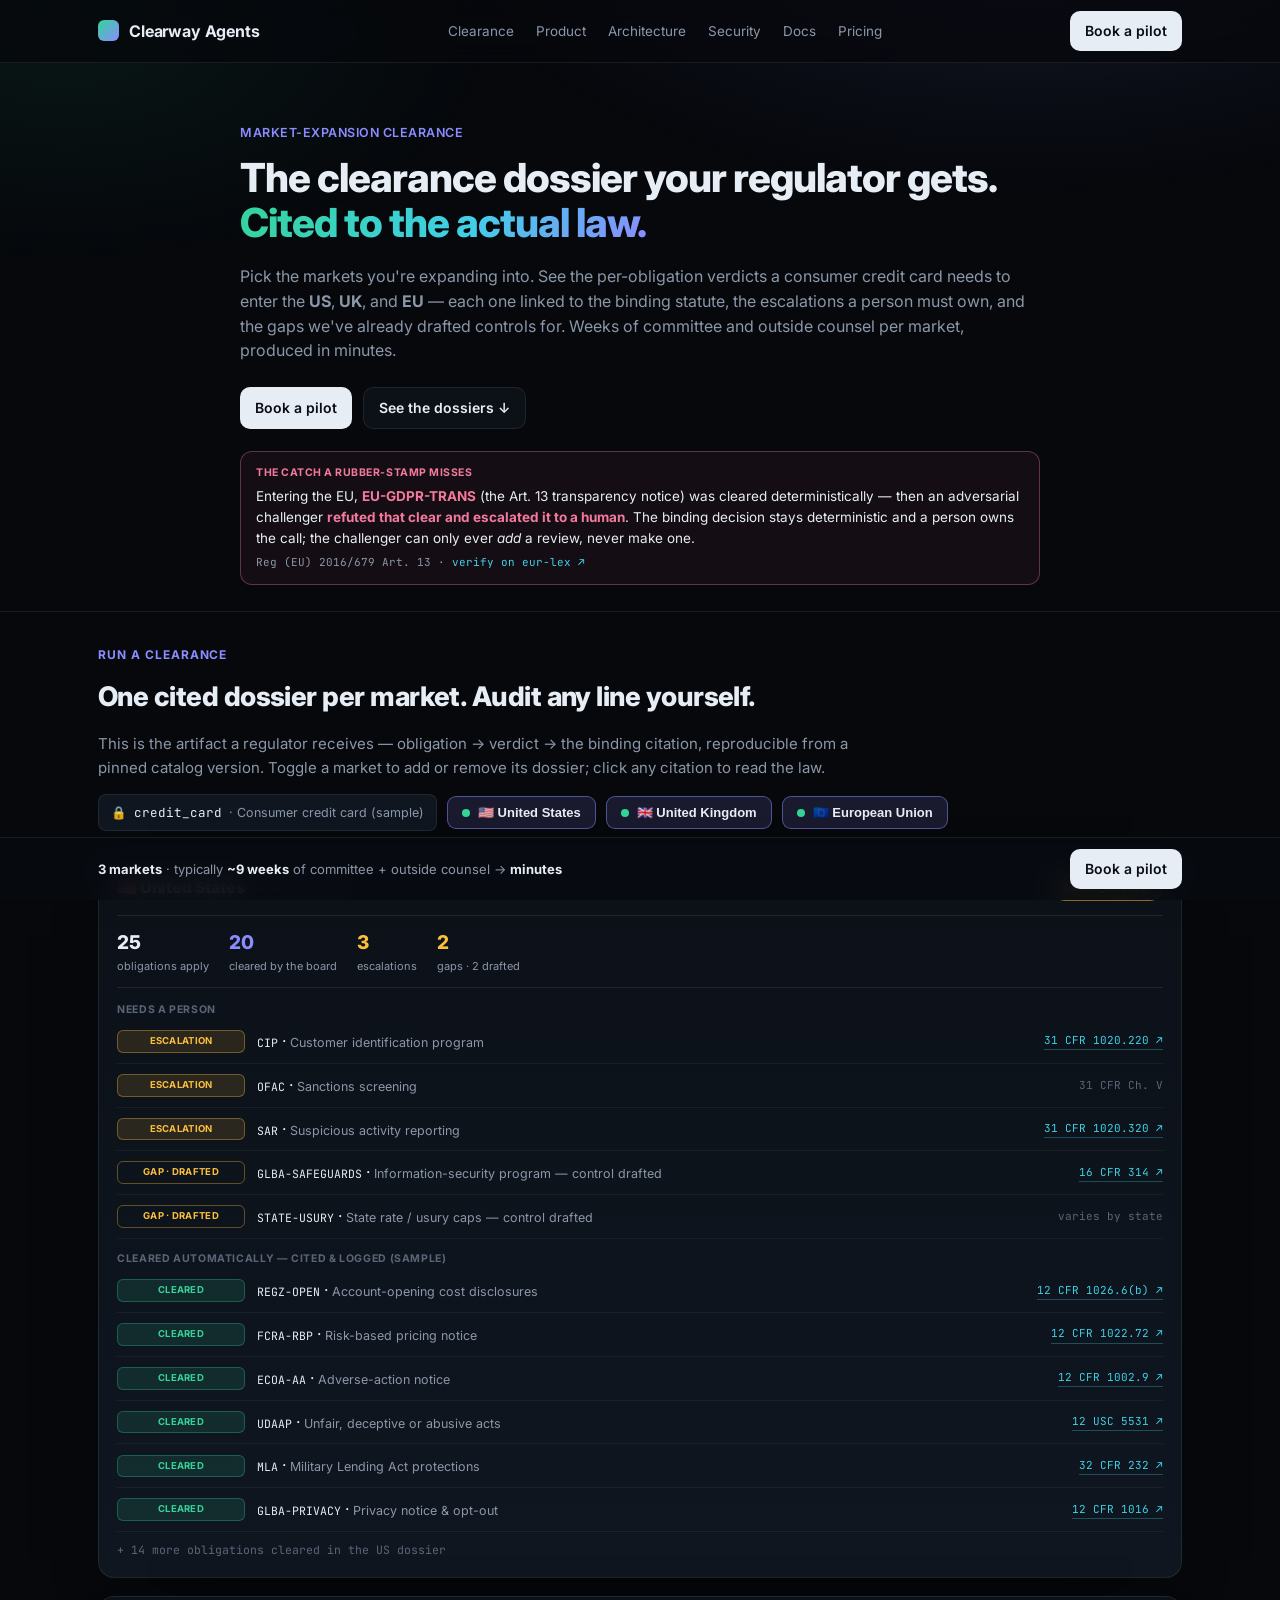
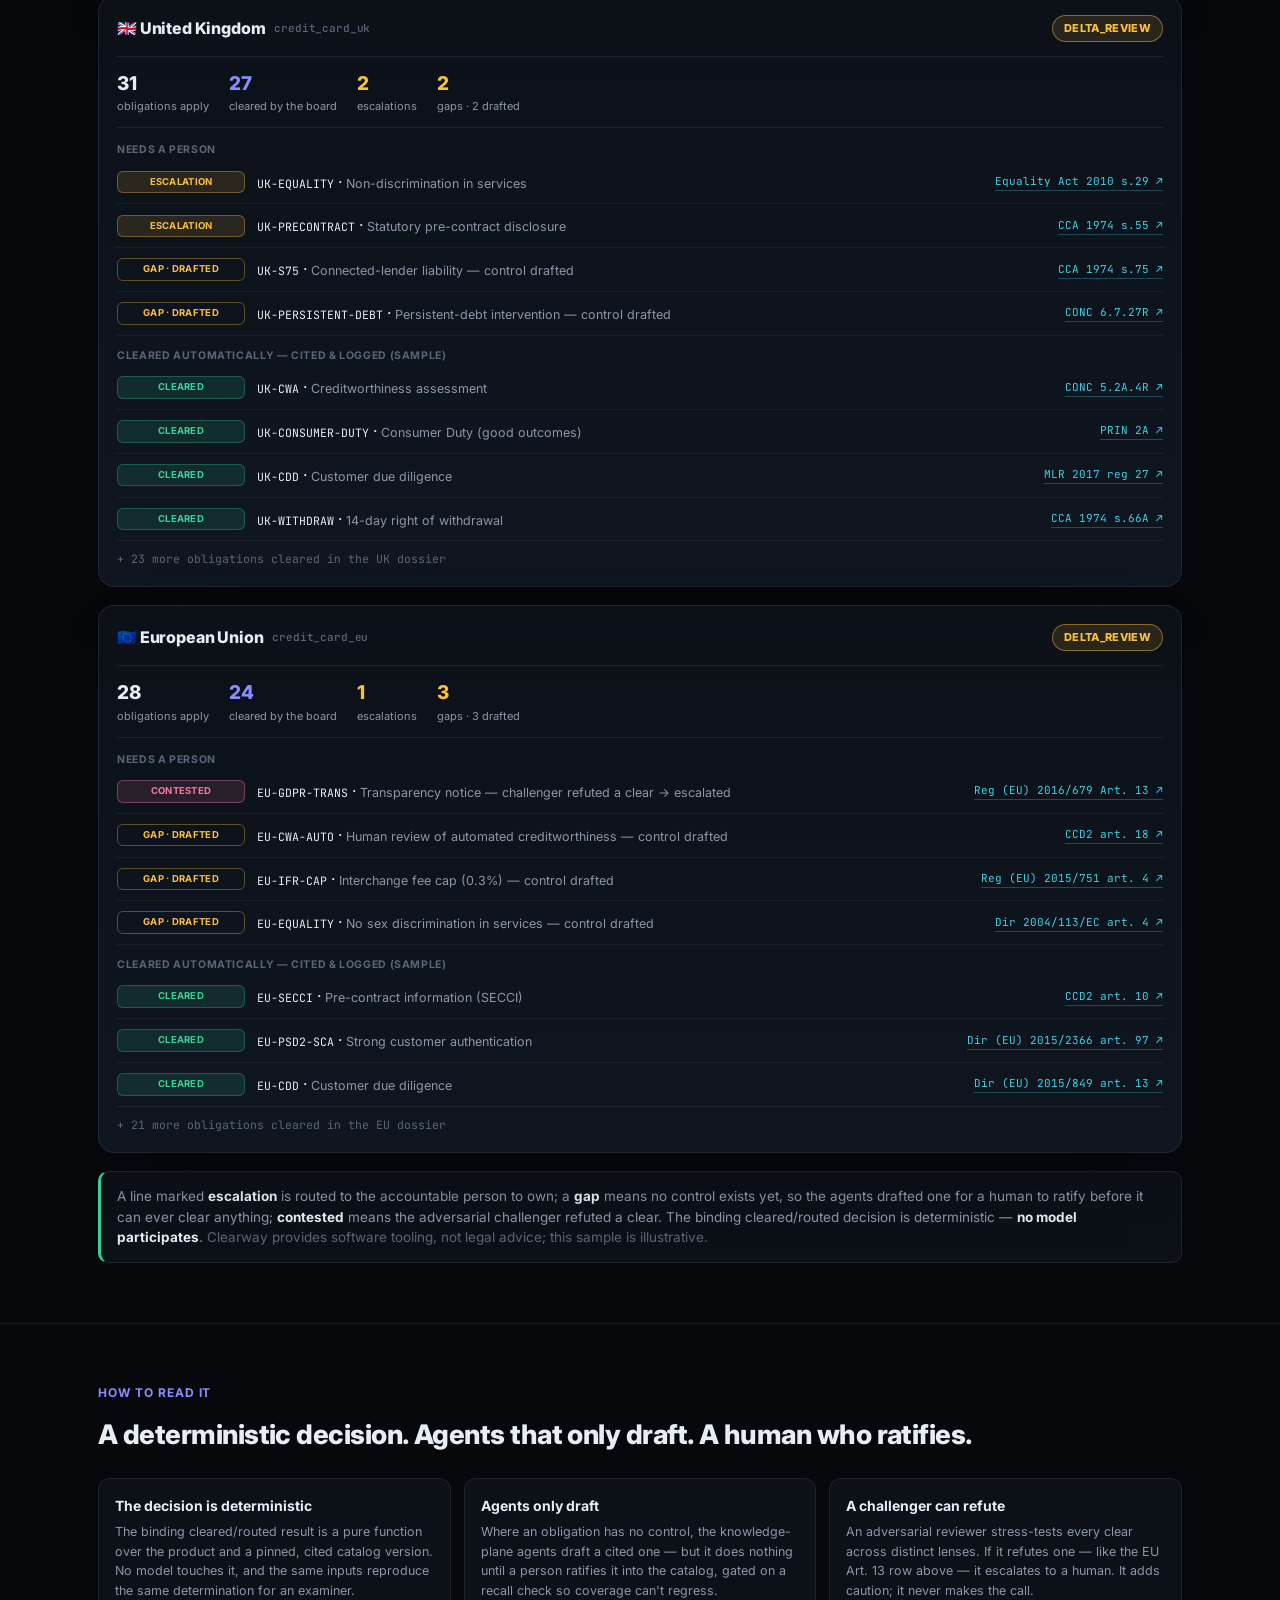
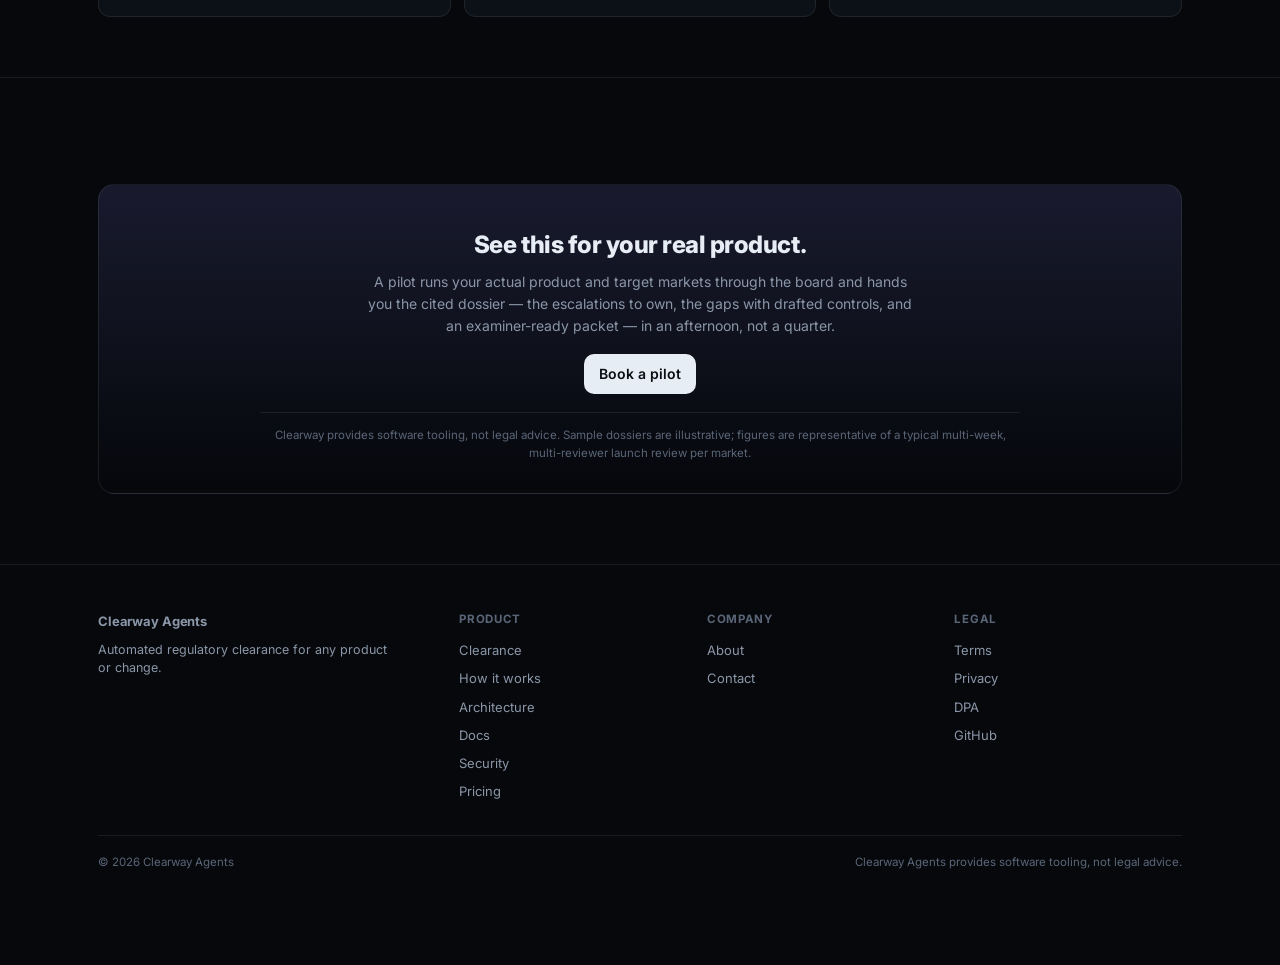
<file: clearance.html>
<!DOCTYPE html>
<html lang="en">
<head>
<meta charset="UTF-8" />
<meta name="viewport" content="width=device-width, initial-scale=1.0" />
<title>Clearway Agents — see the cited clearance dossier for US, UK & EU</title>
<meta name="description" content="Pick the markets you're expanding into and see the per-obligation clearance dossier a consumer credit card needs for the US, UK, and EU — every verdict linked to the binding law, the escalations a human owns, and the gaps with drafted controls." />
<link rel="canonical" href="https://clearwayagents.ai/clearance.html" />
<meta property="og:title" content="The clearance dossier your regulator gets — cited to the actual law" />
<meta property="og:description" content="Per-obligation clearance for a consumer credit card across the US, UK, and EU — every verdict linked to the binding statute. Weeks of committee per market, in minutes." />
<meta property="og:type" content="website" />
<meta property="og:url" content="https://clearwayagents.ai/clearance.html" />
<meta property="og:image" content="https://clearwayagents.ai/og.svg" />
<meta name="twitter:card" content="summary_large_image" />
<link rel="icon" href="data:image/svg+xml,<svg xmlns='http://www.w3.org/2000/svg' viewBox='0 0 32 32'><rect width='32' height='32' rx='8' fill='%238b8cff'/><rect x='9' y='9' width='14' height='14' rx='4' fill='%2334d39a'/></svg>" />
<link rel="preconnect" href="https://fonts.googleapis.com" />
<link rel="preconnect" href="https://fonts.gstatic.com" crossorigin />
<link href="https://fonts.googleapis.com/css2?family=Inter:wght@400;500;600;700;800&family=JetBrains+Mono:wght@400;500&display=swap" rel="stylesheet" />
<link rel="stylesheet" href="styles.css" />
<style>
  .picker{display:flex;flex-wrap:wrap;gap:10px;align-items:center;margin-top:8px}
  .lockchip{display:inline-flex;align-items:center;gap:7px;font-size:12.5px;border:1px solid var(--border);background:var(--panel2);border-radius:8px;padding:8px 12px;color:var(--muted)}
  .lockchip .mono{color:var(--text)}
  .toggle{font-size:13px;font-weight:600;cursor:pointer;border:1px solid var(--border);background:var(--panel);border-radius:9px;padding:8px 14px;color:var(--muted);transition:.15s;display:inline-flex;gap:8px;align-items:center}
  .toggle:hover{border-color:rgba(255,255,255,.22)}
  .toggle .tk{width:8px;height:8px;border-radius:50%;background:var(--faint)}
  .toggle.on{color:var(--text);border-color:rgba(139,140,255,.5);background:var(--violet-dim)}
  .toggle.on .tk{background:var(--green)}
  .stream{display:flex;flex-direction:column;gap:18px;margin-top:24px}
  .dossier{border:1px solid var(--border);background:linear-gradient(180deg,var(--panel),var(--panel2));border-radius:16px;padding:18px 18px 16px;box-shadow:0 30px 80px -50px rgba(0,0,0,.9);animation:fadeIn .35s both}
  .dsh{display:flex;align-items:center;justify-content:space-between;gap:12px;flex-wrap:wrap}
  .dsh .mkt{font-size:16px;font-weight:800;letter-spacing:-.01em;display:flex;align-items:center;gap:9px}
  .dsh .mkt .pt{font-family:"JetBrains Mono",monospace;font-size:11px;color:var(--faint);font-weight:500}
  .vpill{font-size:11px;font-weight:800;letter-spacing:.03em;border-radius:20px;padding:4px 11px;border:1px solid rgba(251,191,60,.45);background:var(--amber-dim);color:var(--amber)}
  .dstat{display:flex;gap:20px;flex-wrap:wrap;border-top:1px solid var(--border);border-bottom:1px solid var(--border);margin:14px 0;padding:12px 0}
  .dstat div{font-size:11px;color:var(--muted)}
  .dstat b{display:block;color:var(--text);font-size:19px;font-weight:800;letter-spacing:-.01em}
  .dstat .e b{color:var(--amber)} .dstat .c b{color:var(--violet)}
  .grouplbl{font-size:10.5px;font-weight:700;letter-spacing:.06em;text-transform:uppercase;color:var(--faint);margin:6px 0 2px}
  .drow{display:grid;grid-template-columns:128px 1fr auto;gap:12px;align-items:center;padding:9px 0;border-bottom:1px solid rgba(255,255,255,.05)}
  .drow:last-child{border-bottom:0}
  .flag{font-size:9.5px;font-weight:700;letter-spacing:.03em;border-radius:6px;padding:3px 8px;text-align:center;white-space:nowrap}
  .flag.clear{color:var(--green);background:var(--green-dim);border:1px solid rgba(52,211,154,.3)}
  .flag.escalate{color:var(--amber);background:var(--amber-dim);border:1px solid rgba(251,191,60,.35)}
  .flag.gap{color:var(--amber);background:transparent;border:1px solid rgba(251,191,60,.35)}
  .flag.contested{color:var(--pink);background:var(--pink-dim);border:1px solid rgba(244,121,158,.4)}
  .drow .oid{font-family:"JetBrains Mono",monospace;font-size:11.5px;color:var(--text)}
  .drow .nt{font-size:12.5px;color:var(--muted)}
  .drow .cl{font-family:"JetBrains Mono",monospace;font-size:11px;text-align:right;white-space:nowrap}
  .drow a.cl{color:var(--cyan);border-bottom:1px solid rgba(63,208,230,.3)}
  .drow span.cl{color:var(--faint)}
  .more{font-size:11.5px;color:var(--faint);font-family:"JetBrains Mono",monospace;padding:9px 0 2px}
  .pilotbar{position:sticky;bottom:0;z-index:40;backdrop-filter:blur(12px);background:rgba(8,11,17,.86);border-top:1px solid var(--border);padding:11px 0}
  .pilotbar .wrap{display:flex;align-items:center;justify-content:space-between;gap:14px}
  .pilotbar .math{font-size:13px;color:var(--muted)} .pilotbar .math b{color:var(--text)}
  .proof{margin-top:22px;border:1px solid rgba(244,121,158,.35);background:rgba(244,121,158,.06);border-radius:12px;padding:13px 15px}
  .proof .pl{font-size:10.5px;font-weight:700;letter-spacing:.05em;text-transform:uppercase;color:var(--pink);margin-bottom:5px}
  .proof .px{font-size:13.5px;color:var(--text)}.proof .px b{color:var(--pink)}
  .proof .pc{font-size:11px;color:var(--muted);font-family:"JetBrains Mono",monospace;margin-top:5px}
  .proof .pc a{color:var(--cyan)}
  @media(max-width:760px){
    .drow{grid-template-columns:96px 1fr;gap:8px}
    /* citation drops to its own full-width line and WRAPS — nowrap + a fixed indent under
       body{overflow-x:hidden} would silently clip the longest EU/UK cites on a phone. */
    .drow .cl{grid-column:1 / -1;text-align:left;margin-top:2px;white-space:normal;overflow-wrap:anywhere}
    .pilotbar .math{font-size:11.5px}
  }
</style>
</head>
<body>

<nav><div class="wrap nav">
  <a class="brand" href="index.html"><span class="mark"></span> Clearway Agents</a>
  <div class="navlinks">
    <a href="clearance.html">Clearance</a>
    <a href="product.html">Product</a>
    <a href="architecture.html">Architecture</a>
    <a href="security.html">Security</a>
    <a href="docs.html">Docs</a>
    <a href="pricing.html">Pricing</a>
  </div>
  <a class="btn primary" href="mailto:hello@clearwayagents.ai?subject=Clearway%20pilot%20%E2%80%94%20market-expansion%20clearance">Book a pilot</a>
</div></nav>

<header class="wrap hero">
  <div class="kicker">Market-expansion clearance</div>
  <h1>The clearance dossier your regulator gets. <span class="g">Cited to the actual law.</span></h1>
  <p class="sub">Pick the markets you're expanding into. See the per-obligation verdicts a consumer credit card needs
    to enter the <b>US</b>, <b>UK</b>, and <b>EU</b> — each one linked to the binding statute, the escalations a
    person must own, and the gaps we've already drafted controls for. Weeks of committee and outside counsel per
    market, produced in minutes.</p>
  <div class="cta-row">
    <a class="btn primary" href="mailto:hello@clearwayagents.ai?subject=Clearway%20pilot%20%E2%80%94%20market-expansion%20clearance">Book a pilot</a>
    <a class="btn" href="#dossiers">See the dossiers ↓</a>
  </div>
  <div class="proof">
    <div class="pl">The catch a rubber-stamp misses</div>
    <div class="px">Entering the EU, <b>EU-GDPR-TRANS</b> (the Art. 13 transparency notice) was cleared deterministically —
      then an adversarial challenger <b>refuted that clear and escalated it to a human</b>. The binding decision stays
      deterministic and a person owns the call; the challenger can only ever <i>add</i> a review, never make one.</div>
    <div class="pc">Reg (EU) 2016/679 Art. 13 · <a href="https://eur-lex.europa.eu/eli/reg/2016/679/oj" target="_blank" rel="noopener">verify on eur-lex ↗</a></div>
  </div>
</header>

<section class="band" id="dossiers" style="padding-top:34px"><div class="wrap">
  <div class="eyebrow">Run a clearance</div>
  <h2>One cited dossier per market. Audit any line yourself.</h2>
  <p class="lead">This is the artifact a regulator receives — obligation → verdict → the binding citation, reproducible
    from a pinned catalog version. Toggle a market to add or remove its dossier; click any citation to read the law.</p>

  <div class="picker">
    <span class="lockchip">🔒 <span class="mono">credit_card</span> · Consumer credit card (sample)</span>
    <button class="toggle on" data-mkt="US" aria-pressed="true"><span class="tk"></span>🇺🇸 United States</button>
    <button class="toggle on" data-mkt="UK" aria-pressed="true"><span class="tk"></span>🇬🇧 United Kingdom</button>
    <button class="toggle on" data-mkt="EU" aria-pressed="true"><span class="tk"></span>🇪🇺 European Union</button>
  </div>

  <div class="stream" id="stream"></div>

  <div class="note" style="margin-top:18px">A line marked <b>escalation</b> is routed to the accountable person to own;
    a <b>gap</b> means no control exists yet, so the agents drafted one for a human to ratify before it can ever clear
    anything; <b>contested</b> means the adversarial challenger refuted a clear. The binding cleared/routed decision is
    deterministic — <b>no model participates</b>. <span style="color:var(--faint)">Clearway provides software tooling,
    not legal advice; this sample is illustrative.</span></div>
</div></section>

<section class="band"><div class="wrap">
  <div class="eyebrow">How to read it</div>
  <h2>A deterministic decision. Agents that only draft. A human who ratifies.</h2>
  <div class="trust">
    <div class="tc"><div class="th">The decision is deterministic</div><div class="td">The binding cleared/routed result is a pure function over the product and a pinned, cited catalog version. No model touches it, and the same inputs reproduce the same determination for an examiner.</div></div>
    <div class="tc"><div class="th">Agents only draft</div><div class="td">Where an obligation has no control, the knowledge-plane agents draft a cited one — but it does nothing until a person ratifies it into the catalog, gated on a recall check so coverage can't regress.</div></div>
    <div class="tc"><div class="th">A challenger can refute</div><div class="td">An adversarial reviewer stress-tests every clear across distinct lenses. If it refutes one — like the EU Art. 13 row above — it escalates to a human. It adds caution; it never makes the call.</div></div>
  </div>
</div></section>

<section class="band"><div class="wrap">
  <div class="cta-band">
    <h2>See this for your real product.</h2>
    <p>A pilot runs your actual product and target markets through the board and hands you the cited dossier — the
      escalations to own, the gaps with drafted controls, and an examiner-ready packet — in an afternoon, not a quarter.</p>
    <a class="btn primary" href="mailto:hello@clearwayagents.ai?subject=Clearway%20pilot%20%E2%80%94%20market-expansion%20clearance">Book a pilot</a>
    <div class="disc" style="margin-left:auto;margin-right:auto">Clearway provides software tooling, not legal advice. Sample dossiers are illustrative; figures are representative of a typical multi-week, multi-reviewer launch review per market.</div>
  </div>
</div></section>

<footer><div class="wrap">
  <div class="footgrid">
    <div class="fcol"><a class="brand" href="index.html"><span class="mark"></span> Clearway Agents</a><p>Automated regulatory clearance for any product or change.</p></div>
    <div class="fcol"><h5>Product</h5><a href="clearance.html">Clearance</a><a href="product.html">How it works</a><a href="architecture.html">Architecture</a><a href="docs.html">Docs</a><a href="security.html">Security</a><a href="pricing.html">Pricing</a></div>
    <div class="fcol"><h5>Company</h5><a href="company.html">About</a><a href="mailto:hello@clearwayagents.ai">Contact</a></div>
    <div class="fcol"><h5>Legal</h5><a href="terms.html">Terms</a><a href="privacy.html">Privacy</a><a href="dpa.html">DPA</a><a href="https://github.com/carlos-rdz/clearway-demo">GitHub</a></div>
  </div>
  <div class="footbar"><span>© 2026 Clearway Agents</span><span>Clearway Agents provides software tooling, not legal advice.</span></div>
</footer>

<div class="pilotbar"><div class="wrap">
  <div class="math" id="math">—</div>
  <a class="btn primary" href="mailto:hello@clearwayagents.ai?subject=Clearway%20pilot%20%E2%80%94%20market-expansion%20clearance">Book a pilot</a>
</div></div>

<script>
// Three SANITIZED sample dossiers (consumer credit card), all DELTA_REVIEW. Only a curated subset of
// rows renders per market — escalations + gaps(drafted) + contested + a few representative clears,
// with a "+N more cleared" rollup. The full catalog lives with the PRODUCT (the private engine), not here.
const MARKETS = {
 US:{name:'United States',flag:'🇺🇸',pt:'credit_card_us',apply:25,cleared:20,routed:2,esc:3,gaps:2,drafted:2,weeks:3,
  rows:[
   {st:'escalate',id:'CIP',nt:'Customer identification program',cite:'31 CFR 1020.220',url:'https://www.ecfr.gov/current/title-31/part-1020/section-1020.220'},
   {st:'escalate',id:'OFAC',nt:'Sanctions screening',cite:'31 CFR Ch. V',url:''},
   {st:'escalate',id:'SAR',nt:'Suspicious activity reporting',cite:'31 CFR 1020.320',url:'https://www.ecfr.gov/current/title-31/part-1020/section-1020.320'},
   {st:'gap',id:'GLBA-SAFEGUARDS',nt:'Information-security program — control drafted',cite:'16 CFR 314',url:'https://www.ecfr.gov/current/title-16/part-314'},
   {st:'gap',id:'STATE-USURY',nt:'State rate / usury caps — control drafted',cite:'varies by state',url:''},
   {st:'clear',id:'REGZ-OPEN',nt:'Account-opening cost disclosures',cite:'12 CFR 1026.6(b)',url:'https://www.ecfr.gov/current/title-12/part-1026/section-1026.6'},
   {st:'clear',id:'FCRA-RBP',nt:'Risk-based pricing notice',cite:'12 CFR 1022.72',url:'https://www.ecfr.gov/current/title-12/part-1022/section-1022.72'},
   {st:'clear',id:'ECOA-AA',nt:'Adverse-action notice',cite:'12 CFR 1002.9',url:'https://www.ecfr.gov/current/title-12/part-1002/section-1002.9'},
   {st:'clear',id:'UDAAP',nt:'Unfair, deceptive or abusive acts',cite:'12 USC 5531',url:'https://www.law.cornell.edu/uscode/text/12/5531'},
   {st:'clear',id:'MLA',nt:'Military Lending Act protections',cite:'32 CFR 232',url:'https://www.ecfr.gov/current/title-32/part-232'},
   {st:'clear',id:'GLBA-PRIVACY',nt:'Privacy notice & opt-out',cite:'12 CFR 1016',url:'https://www.ecfr.gov/current/title-12/part-1016'}]},
 UK:{name:'United Kingdom',flag:'🇬🇧',pt:'credit_card_uk',apply:31,cleared:27,routed:3,esc:2,gaps:2,drafted:2,weeks:3,
  rows:[
   {st:'escalate',id:'UK-EQUALITY',nt:'Non-discrimination in services',cite:'Equality Act 2010 s.29',url:'https://www.legislation.gov.uk/ukpga/2010/15/section/29'},
   {st:'escalate',id:'UK-PRECONTRACT',nt:'Statutory pre-contract disclosure',cite:'CCA 1974 s.55',url:'https://www.legislation.gov.uk/ukpga/1974/39/section/55'},
   {st:'gap',id:'UK-S75',nt:'Connected-lender liability — control drafted',cite:'CCA 1974 s.75',url:'https://www.legislation.gov.uk/ukpga/1974/39/section/75'},
   {st:'gap',id:'UK-PERSISTENT-DEBT',nt:'Persistent-debt intervention — control drafted',cite:'CONC 6.7.27R',url:'https://www.handbook.fca.org.uk/handbook/CONC/6/7.html'},
   {st:'clear',id:'UK-CWA',nt:'Creditworthiness assessment',cite:'CONC 5.2A.4R',url:'https://www.handbook.fca.org.uk/handbook/CONC/5/2A.html'},
   {st:'clear',id:'UK-CONSUMER-DUTY',nt:'Consumer Duty (good outcomes)',cite:'PRIN 2A',url:'https://www.handbook.fca.org.uk/handbook/PRIN/2A/'},
   {st:'clear',id:'UK-CDD',nt:'Customer due diligence',cite:'MLR 2017 reg 27',url:'https://www.legislation.gov.uk/uksi/2017/692/regulation/27'},
   {st:'clear',id:'UK-WITHDRAW',nt:'14-day right of withdrawal',cite:'CCA 1974 s.66A',url:'https://www.legislation.gov.uk/ukpga/1974/39/section/66A'}]},
 EU:{name:'European Union',flag:'🇪🇺',pt:'credit_card_eu',apply:28,cleared:24,routed:3,esc:1,gaps:3,drafted:3,weeks:3,
  rows:[
   {st:'contested',id:'EU-GDPR-TRANS',nt:'Transparency notice — challenger refuted a clear → escalated',cite:'Reg (EU) 2016/679 Art. 13',url:'https://eur-lex.europa.eu/eli/reg/2016/679/oj'},
   {st:'gap',id:'EU-CWA-AUTO',nt:'Human review of automated creditworthiness — control drafted',cite:'CCD2 art. 18',url:'https://eur-lex.europa.eu/eli/dir/2023/2225/oj'},
   {st:'gap',id:'EU-IFR-CAP',nt:'Interchange fee cap (0.3%) — control drafted',cite:'Reg (EU) 2015/751 art. 4',url:'https://eur-lex.europa.eu/eli/reg/2015/751/oj'},
   {st:'gap',id:'EU-EQUALITY',nt:'No sex discrimination in services — control drafted',cite:'Dir 2004/113/EC art. 4',url:'https://eur-lex.europa.eu/eli/dir/2004/113/oj'},
   {st:'clear',id:'EU-SECCI',nt:'Pre-contract information (SECCI)',cite:'CCD2 art. 10',url:'https://eur-lex.europa.eu/eli/dir/2023/2225/oj'},
   {st:'clear',id:'EU-PSD2-SCA',nt:'Strong customer authentication',cite:'Dir (EU) 2015/2366 art. 97',url:'https://eur-lex.europa.eu/eli/dir/2015/2366/oj'},
   {st:'clear',id:'EU-CDD',nt:'Customer due diligence',cite:'Dir (EU) 2015/849 art. 13',url:'https://eur-lex.europa.eu/eli/dir/2015/849/oj'}]}
};
const ORDER=['US','UK','EU'];
const LABEL={escalate:'ESCALATION',gap:'GAP · DRAFTED',contested:'CONTESTED',clear:'CLEARED'};
const on={US:true,UK:true,EU:true};

function cell(r){
  const cl = r.url ? `<a class="cl" href="${r.url}" target="_blank" rel="noopener">${r.cite} ↗</a>`
                   : `<span class="cl">${r.cite}</span>`;
  return `<div class="drow"><span class="flag ${r.st}">${LABEL[r.st]}</span>`+
         `<span><span class="oid">${r.id}</span> &middot; <span class="nt">${r.nt}</span></span>${cl}</div>`;
}
function card(key){
  const m=MARKETS[key];
  const attn=m.rows.filter(r=>r.st!=='clear'), clears=m.rows.filter(r=>r.st==='clear');
  const moreClears=m.cleared-clears.length;
  return `<div class="dossier">
    <div class="dsh">
      <div class="mkt">${m.flag} ${m.name} <span class="pt">${m.pt}</span></div>
      <span class="vpill">DELTA_REVIEW</span>
    </div>
    <div class="dstat">
      <div><b>${m.apply}</b>obligations apply</div>
      <div class="c"><b>${m.cleared}</b>cleared by the board</div>
      <div class="e"><b>${m.esc}</b>escalations</div>
      <div class="e"><b>${m.gaps}</b>gaps · ${m.drafted} drafted</div>
    </div>
    <div class="grouplbl">Needs a person</div>
    ${attn.map(cell).join('')}
    <div class="grouplbl" style="margin-top:12px">Cleared automatically — cited &amp; logged (sample)</div>
    ${clears.map(cell).join('')}
    <div class="more">+ ${moreClears} more obligations cleared in the ${key} dossier</div>
  </div>`;
}
function render(){
  const sel=ORDER.filter(k=>on[k]);
  document.getElementById('stream').innerHTML = sel.length
    ? sel.map(card).join('')
    : `<div class="note">Select at least one market to see its clearance dossier.</div>`;
  const weeks=sel.reduce((a,k)=>a+MARKETS[k].weeks,0);
  document.getElementById('math').innerHTML = sel.length
    ? `<b>${sel.length} market${sel.length>1?'s':''}</b> · typically <b>~${weeks} weeks</b> of committee + outside counsel → <b>minutes</b>`
    : 'Select a market to see the time it replaces';
}
document.querySelectorAll('.toggle').forEach(b=>b.addEventListener('click',()=>{
  const k=b.dataset.mkt; on[k]=!on[k];
  b.classList.toggle('on',on[k]); b.setAttribute('aria-pressed',on[k]);
  render();
}));
render();
</script>
</body>
</html>
</file>
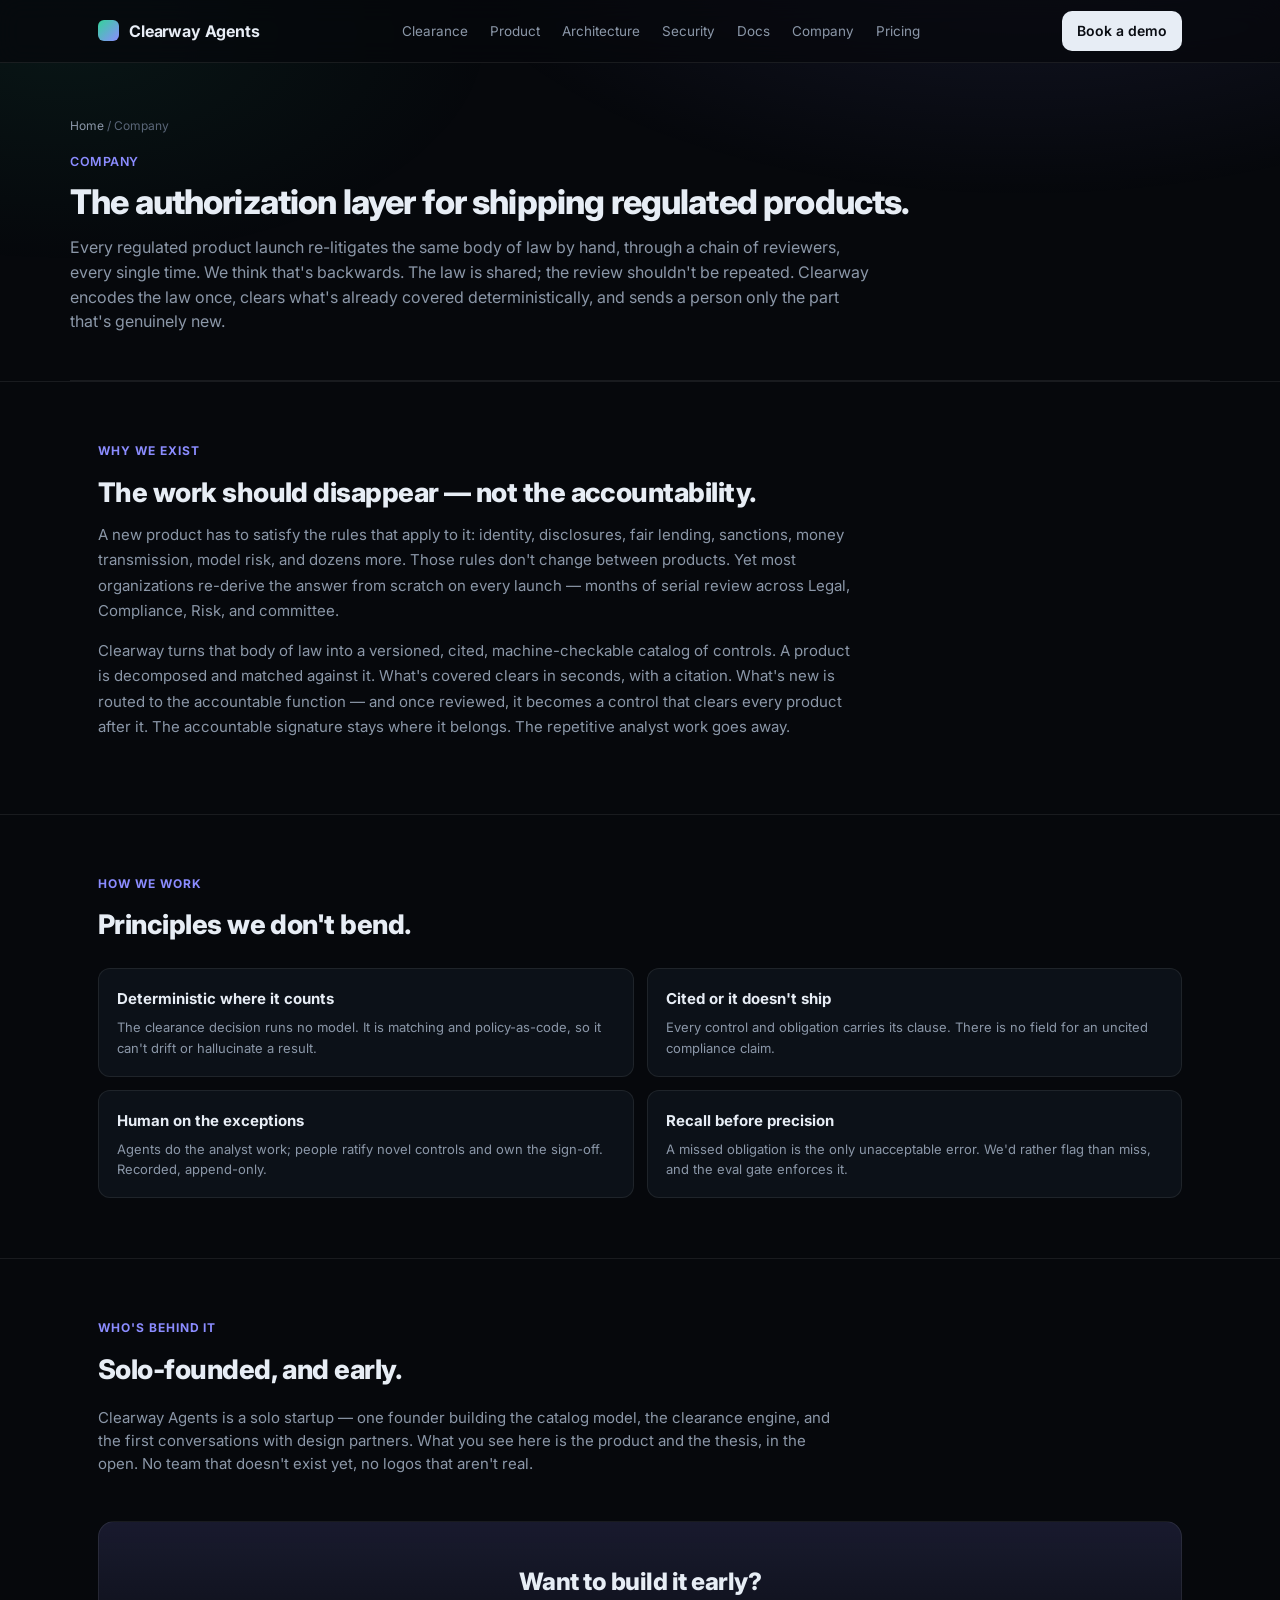
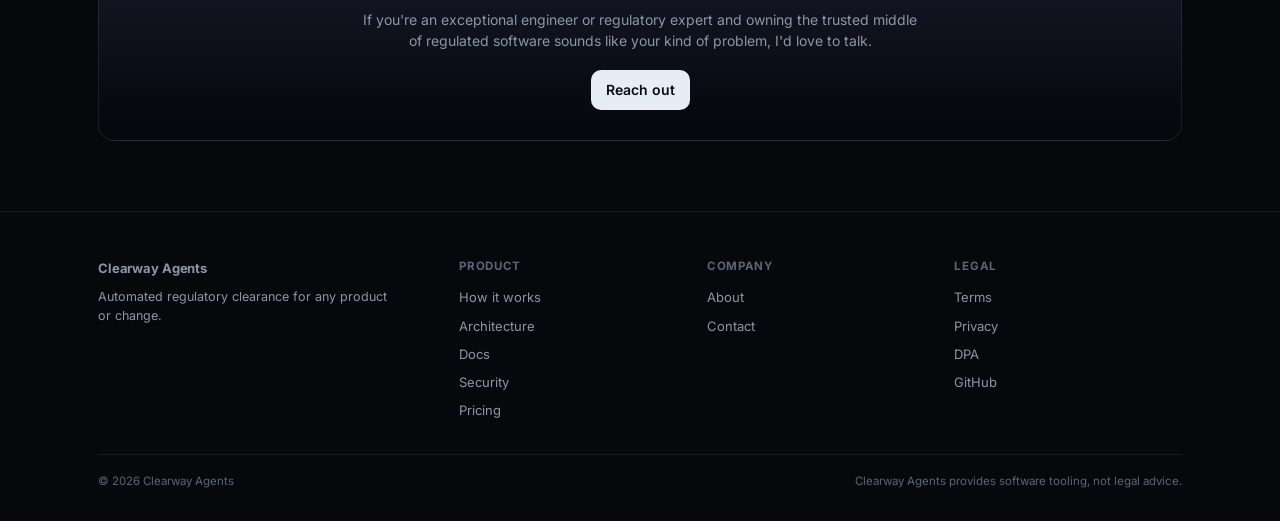
<file: company.html>
<!DOCTYPE html>
<html lang="en">
<head>
<meta charset="UTF-8" />
<meta name="viewport" content="width=device-width, initial-scale=1.0" />
<title>Company — Clearway Agents</title>
<meta name="description" content="Clearway Agents is building the authorization layer for shipping regulated products: encode the law once, clear deterministically, and escalate only what's genuinely new. Founder-led, small, and technical." />
<link rel="canonical" href="https://clearwayagents.ai/company.html" />
<meta property="og:title" content="Company — Clearway Agents" />
<meta property="og:description" content="The authorization layer for shipping regulated products." />
<meta property="og:type" content="website" />
<meta property="og:url" content="https://clearwayagents.ai/company.html" />
<meta property="og:image" content="https://clearwayagents.ai/og.svg" />
<meta name="twitter:card" content="summary_large_image" />
<link rel="icon" href="data:image/svg+xml,<svg xmlns='http://www.w3.org/2000/svg' viewBox='0 0 32 32'><rect width='32' height='32' rx='8' fill='%238b8cff'/><rect x='9' y='9' width='14' height='14' rx='4' fill='%2334d39a'/></svg>" />
<link rel="preconnect" href="https://fonts.googleapis.com" />
<link rel="preconnect" href="https://fonts.gstatic.com" crossorigin />
<link href="https://fonts.googleapis.com/css2?family=Inter:wght@400;500;600;700;800&family=JetBrains+Mono:wght@400;500&display=swap" rel="stylesheet" />
<link rel="stylesheet" href="styles.css" />
</head>
<body>

<nav><div class="wrap nav">
  <a class="brand" href="index.html"><span class="mark"></span> Clearway Agents</a>
  <div class="navlinks">
    <a href="clearance.html">Clearance</a>
    <a href="product.html">Product</a>
    <a href="architecture.html">Architecture</a>
    <a href="security.html">Security</a>
    <a href="docs.html">Docs</a>
    <a href="company.html">Company</a>
    <a href="pricing.html">Pricing</a>
  </div>
  <a class="btn primary" href="mailto:hello@clearwayagents.ai">Book a demo</a>
</div></nav>

<header class="wrap pagehead">
  <div class="crumbs"><a href="index.html">Home</a> / Company</div>
  <div class="kicker">Company</div>
  <h1>The authorization layer for shipping regulated products.</h1>
  <p class="lead">Every regulated product launch re-litigates the same body of law by hand, through a chain of
    reviewers, every single time. We think that's backwards. The law is shared; the review shouldn't be repeated.
    Clearway encodes the law once, clears what's already covered deterministically, and sends a person only the
    part that's genuinely new.</p>
</header>

<section class="band"><div class="wrap">
  <div class="eyebrow">Why we exist</div>
  <h2>The work should disappear — not the accountability.</h2>
  <div class="prose">
    <p>A new product has to satisfy the rules that apply to it: identity, disclosures, fair lending, sanctions,
      money transmission, model risk, and dozens more. Those rules don't change between products. Yet most
      organizations re-derive the answer from scratch on every launch — months of serial review across Legal,
      Compliance, Risk, and committee.</p>
    <p>Clearway turns that body of law into a versioned, cited, machine-checkable catalog of controls. A product is
      decomposed and matched against it. What's covered clears in seconds, with a citation. What's new is routed to
      the accountable function — and once reviewed, it becomes a control that clears every product after it. The
      accountable signature stays where it belongs. The repetitive analyst work goes away.</p>
  </div>
</div></section>

<section class="band"><div class="wrap">
  <div class="eyebrow">How we work</div>
  <h2>Principles we don't bend.</h2>
  <div class="cards">
    <div class="card"><h3>Deterministic where it counts</h3><p>The clearance decision runs no model. It is matching and policy-as-code, so it can't drift or hallucinate a result.</p></div>
    <div class="card"><h3>Cited or it doesn't ship</h3><p>Every control and obligation carries its clause. There is no field for an uncited compliance claim.</p></div>
    <div class="card"><h3>Human on the exceptions</h3><p>Agents do the analyst work; people ratify novel controls and own the sign-off. Recorded, append-only.</p></div>
    <div class="card"><h3>Recall before precision</h3><p>A missed obligation is the only unacceptable error. We'd rather flag than miss, and the eval gate enforces it.</p></div>
  </div>
</div></section>

<section class="band"><div class="wrap">
  <div class="eyebrow">Who's behind it</div>
  <h2>Solo-founded, and early.</h2>
  <p class="lead">Clearway Agents is a solo startup — one founder building the catalog model, the clearance engine,
    and the first conversations with design partners. What you see here is the product and the thesis, in the open.
    No team that doesn't exist yet, no logos that aren't real.</p>
  <div class="cta-band">
    <h2>Want to build it early?</h2>
    <p>If you're an exceptional engineer or regulatory expert and owning the trusted middle of regulated software sounds like your kind of problem, I'd love to talk.</p>
    <a class="btn primary" href="mailto:hello@clearwayagents.ai">Reach out</a>
  </div>
</div></section>

<footer><div class="wrap">
  <div class="footgrid">
    <div class="fcol"><a class="brand" href="index.html"><span class="mark"></span> Clearway Agents</a><p>Automated regulatory clearance for any product or change.</p></div>
    <div class="fcol"><h5>Product</h5><a href="product.html">How it works</a><a href="architecture.html">Architecture</a><a href="docs.html">Docs</a><a href="security.html">Security</a><a href="pricing.html">Pricing</a></div>
    <div class="fcol"><h5>Company</h5><a href="company.html">About</a><a href="mailto:hello@clearwayagents.ai">Contact</a></div>
    <div class="fcol"><h5>Legal</h5><a href="terms.html">Terms</a><a href="privacy.html">Privacy</a><a href="dpa.html">DPA</a><a href="https://github.com/carlos-rdz/clearway-demo">GitHub</a></div>
  </div>
  <div class="footbar"><span>© 2026 Clearway Agents</span><span>Clearway Agents provides software tooling, not legal advice.</span></div>
</footer>
</body>
</html>
</file>
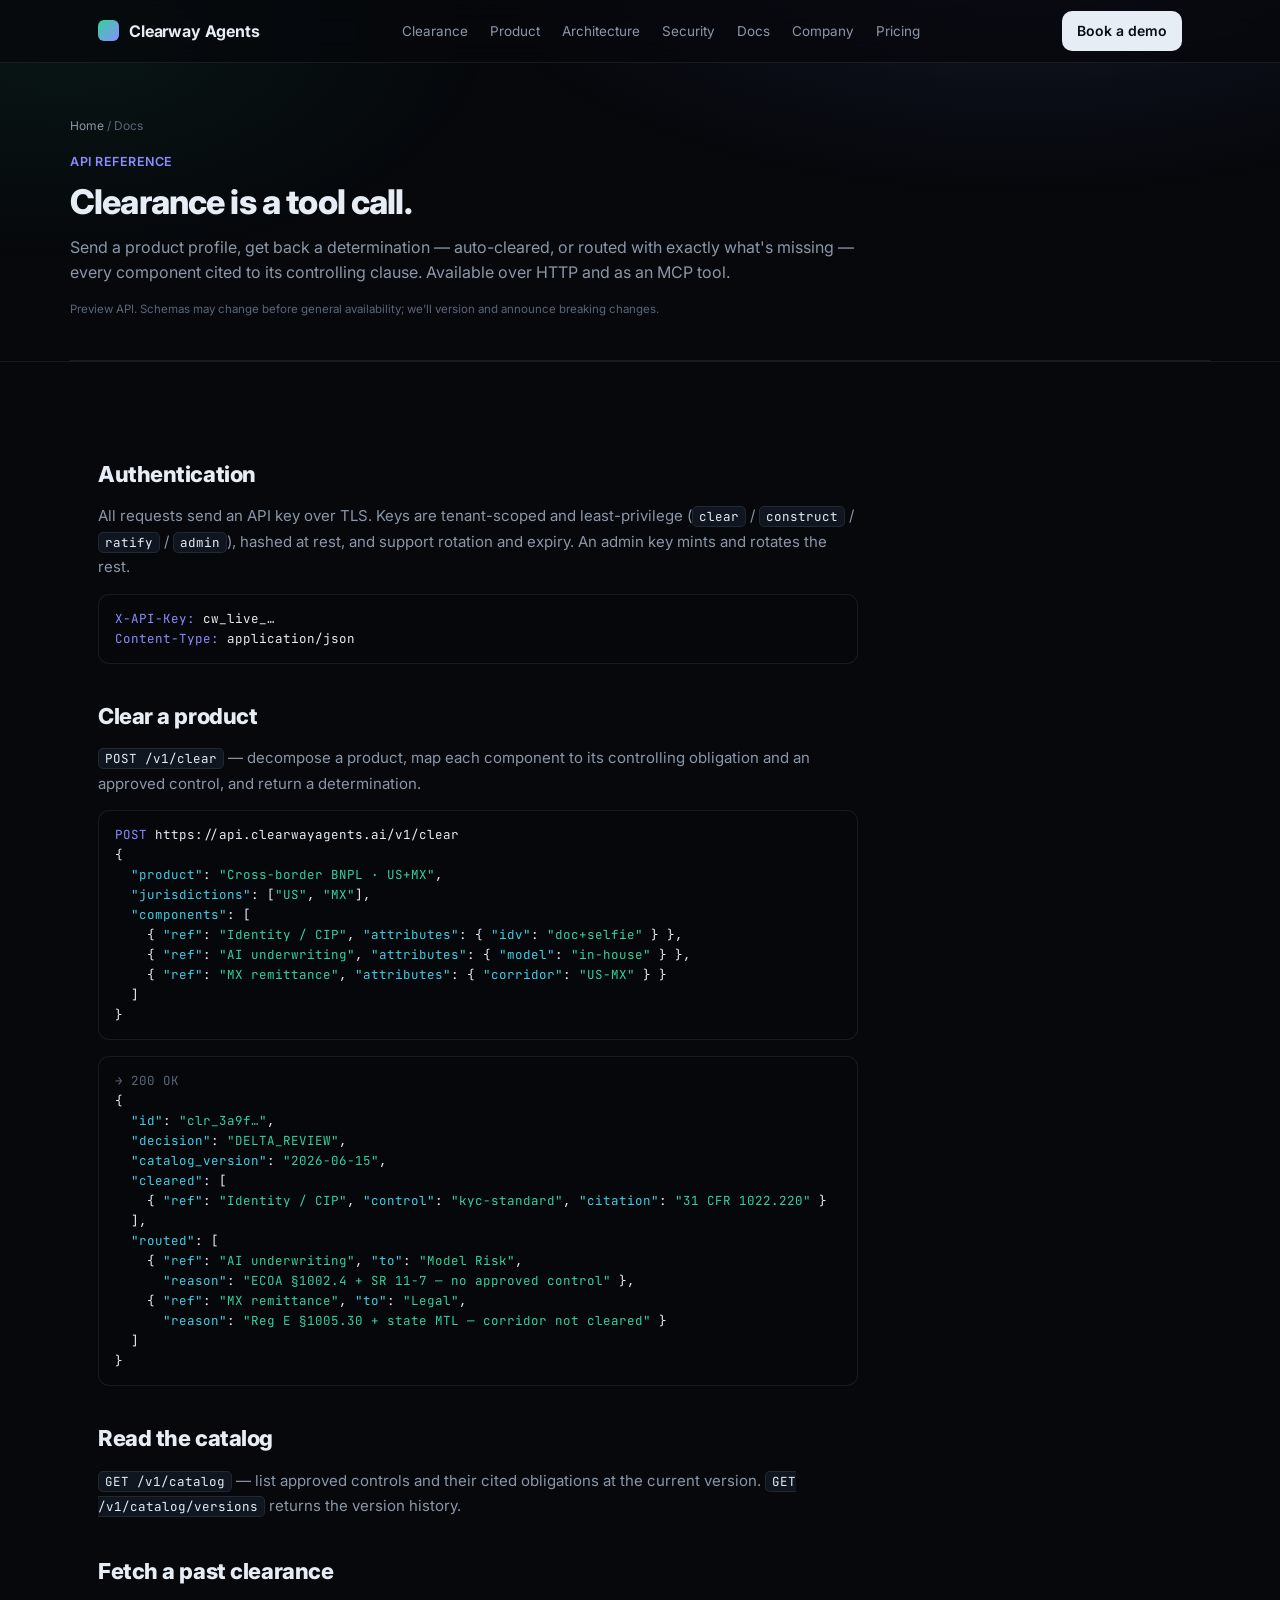
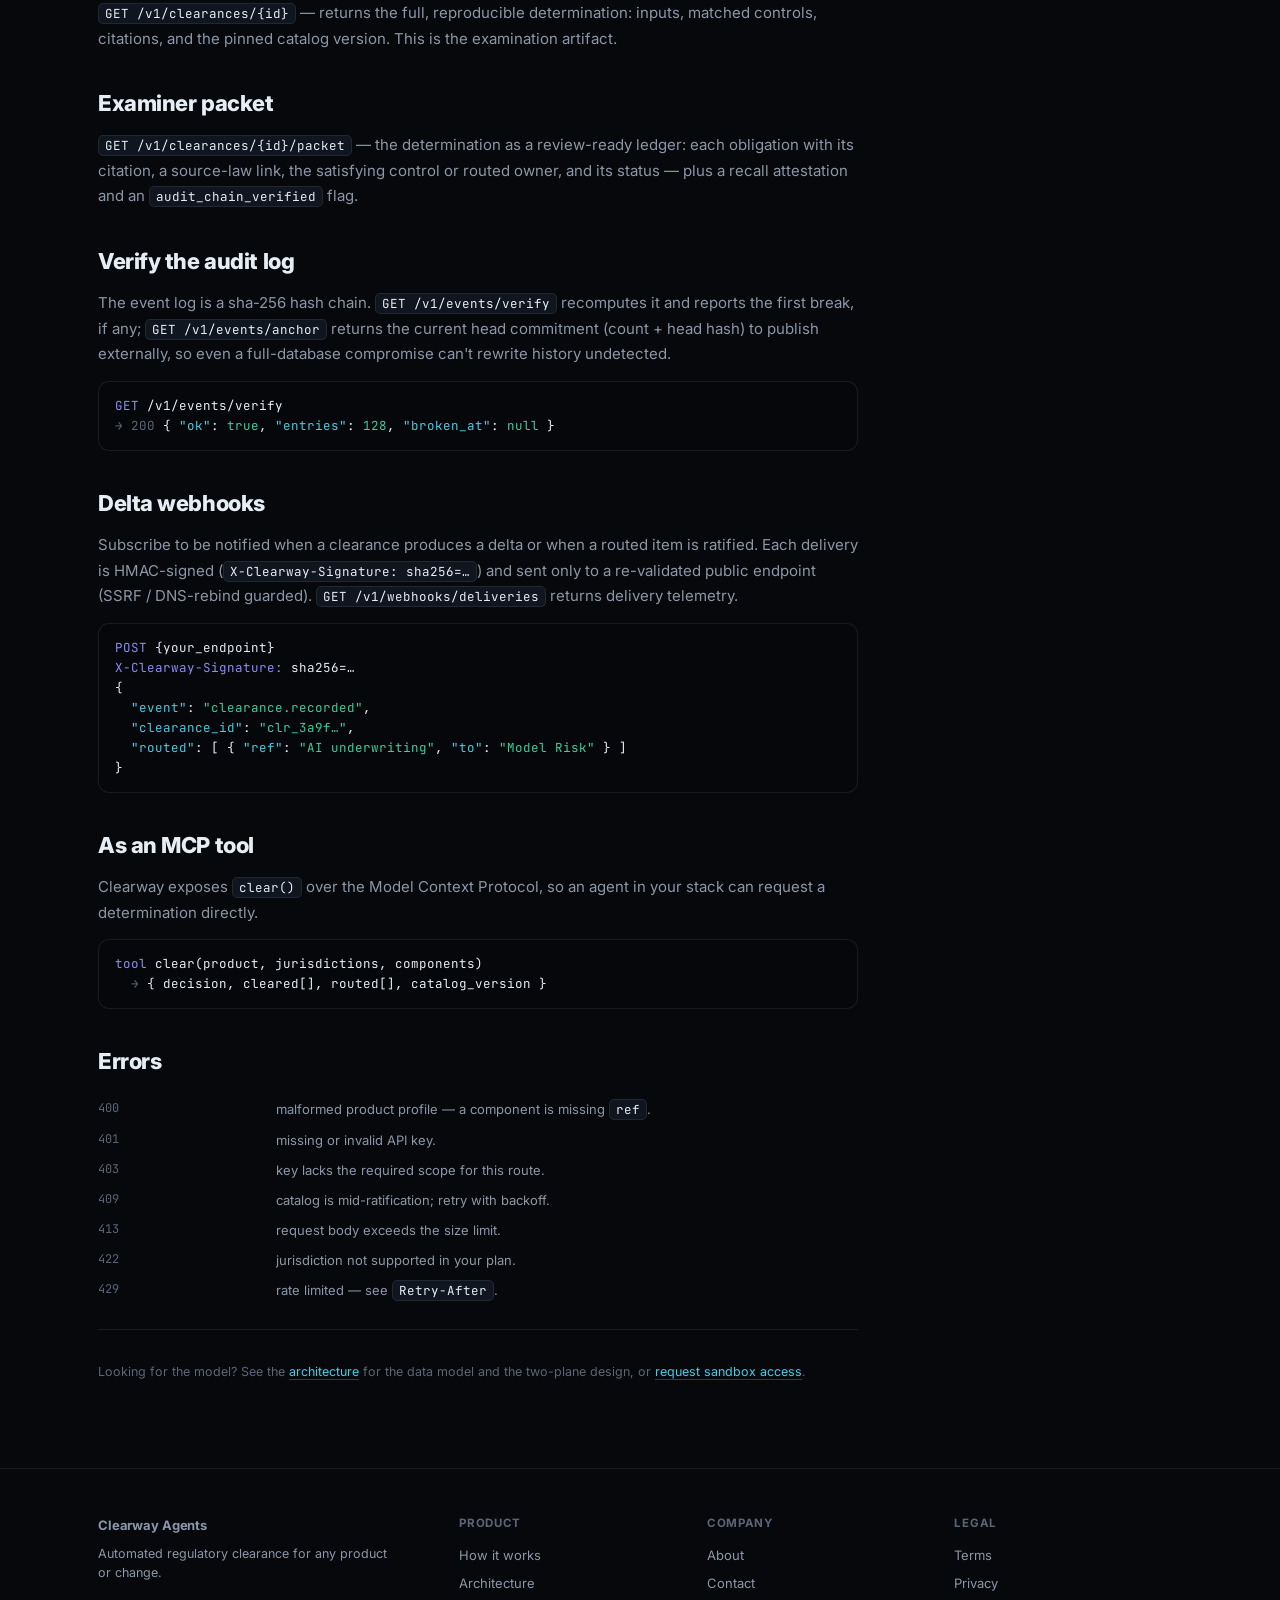
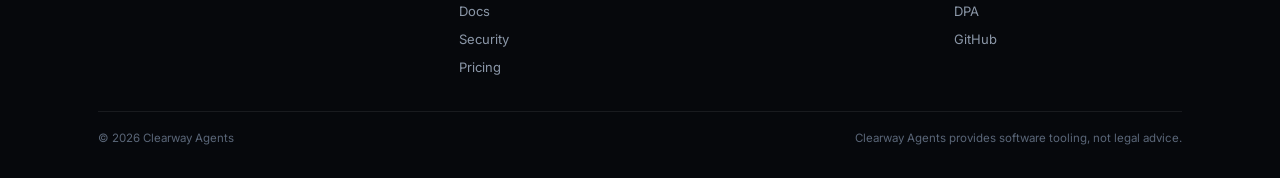
<file: docs.html>
<!DOCTYPE html>
<html lang="en">
<head>
<meta charset="UTF-8" />
<meta name="viewport" content="width=device-width, initial-scale=1.0" />
<title>Docs — Clearway Agents API</title>
<meta name="description" content="Clearway Agents API reference: authenticate, POST /v1/clear to get a determination, read the catalog, subscribe to delta webhooks, and call clear() over MCP. Every determination is cited and reproducible." />
<link rel="canonical" href="https://clearwayagents.ai/docs.html" />
<meta property="og:title" content="Docs — Clearway Agents API" />
<meta property="og:description" content="Clearance is a tool call. Authenticate, POST /v1/clear, get a cited determination." />
<meta property="og:type" content="website" />
<meta property="og:url" content="https://clearwayagents.ai/docs.html" />
<meta property="og:image" content="https://clearwayagents.ai/og.svg" />
<meta name="twitter:card" content="summary_large_image" />
<link rel="icon" href="data:image/svg+xml,<svg xmlns='http://www.w3.org/2000/svg' viewBox='0 0 32 32'><rect width='32' height='32' rx='8' fill='%238b8cff'/><rect x='9' y='9' width='14' height='14' rx='4' fill='%2334d39a'/></svg>" />
<link rel="preconnect" href="https://fonts.googleapis.com" />
<link rel="preconnect" href="https://fonts.gstatic.com" crossorigin />
<link href="https://fonts.googleapis.com/css2?family=Inter:wght@400;500;600;700;800&family=JetBrains+Mono:wght@400;500&display=swap" rel="stylesheet" />
<link rel="stylesheet" href="styles.css" />
</head>
<body>

<nav><div class="wrap nav">
  <a class="brand" href="index.html"><span class="mark"></span> Clearway Agents</a>
  <div class="navlinks">
    <a href="clearance.html">Clearance</a>
    <a href="product.html">Product</a>
    <a href="architecture.html">Architecture</a>
    <a href="security.html">Security</a>
    <a href="docs.html">Docs</a>
    <a href="company.html">Company</a>
    <a href="pricing.html">Pricing</a>
  </div>
  <a class="btn primary" href="mailto:hello@clearwayagents.ai">Book a demo</a>
</div></nav>

<header class="wrap pagehead">
  <div class="crumbs"><a href="index.html">Home</a> / Docs</div>
  <div class="kicker">API reference</div>
  <h1>Clearance is a tool call.</h1>
  <p class="lead">Send a product profile, get back a determination — auto-cleared, or routed with exactly what's
    missing — every component cited to its controlling clause. Available over HTTP and as an MCP tool.</p>
  <p class="disc" style="margin-top:14px;border:0;padding:0">Preview API. Schemas may change before general availability; we'll version and announce breaking changes.</p>
</header>

<section class="band"><div class="wrap">
  <div class="prose">
    <h2>Authentication</h2>
    <p>All requests send an API key over TLS. Keys are tenant-scoped and least-privilege
      (<code>clear</code> / <code>construct</code> / <code>ratify</code> / <code>admin</code>), hashed at rest,
      and support rotation and expiry. An admin key mints and rotates the rest.</p>
    <pre><span class="k">X-API-Key:</span> cw_live_…
<span class="k">Content-Type:</span> application/json</pre>

    <h2>Clear a product</h2>
    <p><code>POST /v1/clear</code> — decompose a product, map each component to its controlling obligation and an approved control, and return a determination.</p>
    <pre><span class="k">POST</span> https://api.clearwayagents.ai/v1/clear
{
  <span class="n">"product"</span>: <span class="s">"Cross-border BNPL · US+MX"</span>,
  <span class="n">"jurisdictions"</span>: [<span class="s">"US"</span>, <span class="s">"MX"</span>],
  <span class="n">"components"</span>: [
    { <span class="n">"ref"</span>: <span class="s">"Identity / CIP"</span>, <span class="n">"attributes"</span>: { <span class="n">"idv"</span>: <span class="s">"doc+selfie"</span> } },
    { <span class="n">"ref"</span>: <span class="s">"AI underwriting"</span>, <span class="n">"attributes"</span>: { <span class="n">"model"</span>: <span class="s">"in-house"</span> } },
    { <span class="n">"ref"</span>: <span class="s">"MX remittance"</span>, <span class="n">"attributes"</span>: { <span class="n">"corridor"</span>: <span class="s">"US-MX"</span> } }
  ]
}</pre>
    <pre><span class="c">→ 200 OK</span>
{
  <span class="n">"id"</span>: <span class="s">"clr_3a9f…"</span>,
  <span class="n">"decision"</span>: <span class="s">"DELTA_REVIEW"</span>,
  <span class="n">"catalog_version"</span>: <span class="s">"2026-06-15"</span>,
  <span class="n">"cleared"</span>: [
    { <span class="n">"ref"</span>: <span class="s">"Identity / CIP"</span>, <span class="n">"control"</span>: <span class="s">"kyc-standard"</span>, <span class="n">"citation"</span>: <span class="s">"31 CFR 1022.220"</span> }
  ],
  <span class="n">"routed"</span>: [
    { <span class="n">"ref"</span>: <span class="s">"AI underwriting"</span>, <span class="n">"to"</span>: <span class="s">"Model Risk"</span>,
      <span class="n">"reason"</span>: <span class="s">"ECOA §1002.4 + SR 11-7 — no approved control"</span> },
    { <span class="n">"ref"</span>: <span class="s">"MX remittance"</span>, <span class="n">"to"</span>: <span class="s">"Legal"</span>,
      <span class="n">"reason"</span>: <span class="s">"Reg E §1005.30 + state MTL — corridor not cleared"</span> }
  ]
}</pre>

    <h2>Read the catalog</h2>
    <p><code>GET /v1/catalog</code> — list approved controls and their cited obligations at the current version. <code>GET /v1/catalog/versions</code> returns the version history.</p>

    <h2>Fetch a past clearance</h2>
    <p><code>GET /v1/clearances/{id}</code> — returns the full, reproducible determination: inputs, matched controls, citations, and the pinned catalog version. This is the examination artifact.</p>

    <h2>Examiner packet</h2>
    <p><code>GET /v1/clearances/{id}/packet</code> — the determination as a review-ready ledger: each obligation
      with its citation, a source-law link, the satisfying control or routed owner, and its status — plus a
      recall attestation and an <code>audit_chain_verified</code> flag.</p>

    <h2>Verify the audit log</h2>
    <p>The event log is a sha-256 hash chain. <code>GET /v1/events/verify</code> recomputes it and reports the
      first break, if any; <code>GET /v1/events/anchor</code> returns the current head commitment (count + head
      hash) to publish externally, so even a full-database compromise can't rewrite history undetected.</p>
    <pre><span class="k">GET</span> /v1/events/verify
<span class="c">→ 200</span> { <span class="n">"ok"</span>: <span class="s">true</span>, <span class="n">"entries"</span>: <span class="s">128</span>, <span class="n">"broken_at"</span>: <span class="s">null</span> }</pre>

    <h2>Delta webhooks</h2>
    <p>Subscribe to be notified when a clearance produces a delta or when a routed item is ratified. Each
      delivery is HMAC-signed (<code>X-Clearway-Signature: sha256=…</code>) and sent only to a re-validated
      public endpoint (SSRF / DNS-rebind guarded). <code>GET /v1/webhooks/deliveries</code> returns delivery telemetry.</p>
    <pre><span class="k">POST</span> {your_endpoint}
<span class="k">X-Clearway-Signature:</span> sha256=…
{
  <span class="n">"event"</span>: <span class="s">"clearance.recorded"</span>,
  <span class="n">"clearance_id"</span>: <span class="s">"clr_3a9f…"</span>,
  <span class="n">"routed"</span>: [ { <span class="n">"ref"</span>: <span class="s">"AI underwriting"</span>, <span class="n">"to"</span>: <span class="s">"Model Risk"</span> } ]
}</pre>

    <h2>As an MCP tool</h2>
    <p>Clearway exposes <code>clear()</code> over the Model Context Protocol, so an agent in your stack can request a determination directly.</p>
    <pre><span class="k">tool</span> clear(product, jurisdictions, components)
  <span class="c">→</span> { decision, cleared[], routed[], catalog_version }</pre>

    <h2>Errors</h2>
    <dl class="kv">
      <dt>400</dt><dd>malformed product profile — a component is missing <code>ref</code>.</dd>
      <dt>401</dt><dd>missing or invalid API key.</dd>
      <dt>403</dt><dd>key lacks the required scope for this route.</dd>
      <dt>409</dt><dd>catalog is mid-ratification; retry with backoff.</dd>
      <dt>413</dt><dd>request body exceeds the size limit.</dd>
      <dt>422</dt><dd>jurisdiction not supported in your plan.</dd>
      <dt>429</dt><dd>rate limited — see <code>Retry-After</code>.</dd>
    </dl>

    <hr />
    <p><small>Looking for the model? See the <a href="architecture.html">architecture</a> for the data model and the
      two-plane design, or <a href="mailto:hello@clearwayagents.ai">request sandbox access</a>.</small></p>
  </div>
</div></section>

<footer><div class="wrap">
  <div class="footgrid">
    <div class="fcol"><a class="brand" href="index.html"><span class="mark"></span> Clearway Agents</a><p>Automated regulatory clearance for any product or change.</p></div>
    <div class="fcol"><h5>Product</h5><a href="product.html">How it works</a><a href="architecture.html">Architecture</a><a href="docs.html">Docs</a><a href="security.html">Security</a><a href="pricing.html">Pricing</a></div>
    <div class="fcol"><h5>Company</h5><a href="company.html">About</a><a href="mailto:hello@clearwayagents.ai">Contact</a></div>
    <div class="fcol"><h5>Legal</h5><a href="terms.html">Terms</a><a href="privacy.html">Privacy</a><a href="dpa.html">DPA</a><a href="https://github.com/carlos-rdz/clearway-demo">GitHub</a></div>
  </div>
  <div class="footbar"><span>© 2026 Clearway Agents</span><span>Clearway Agents provides software tooling, not legal advice.</span></div>
</footer>
</body>
</html>
</file>
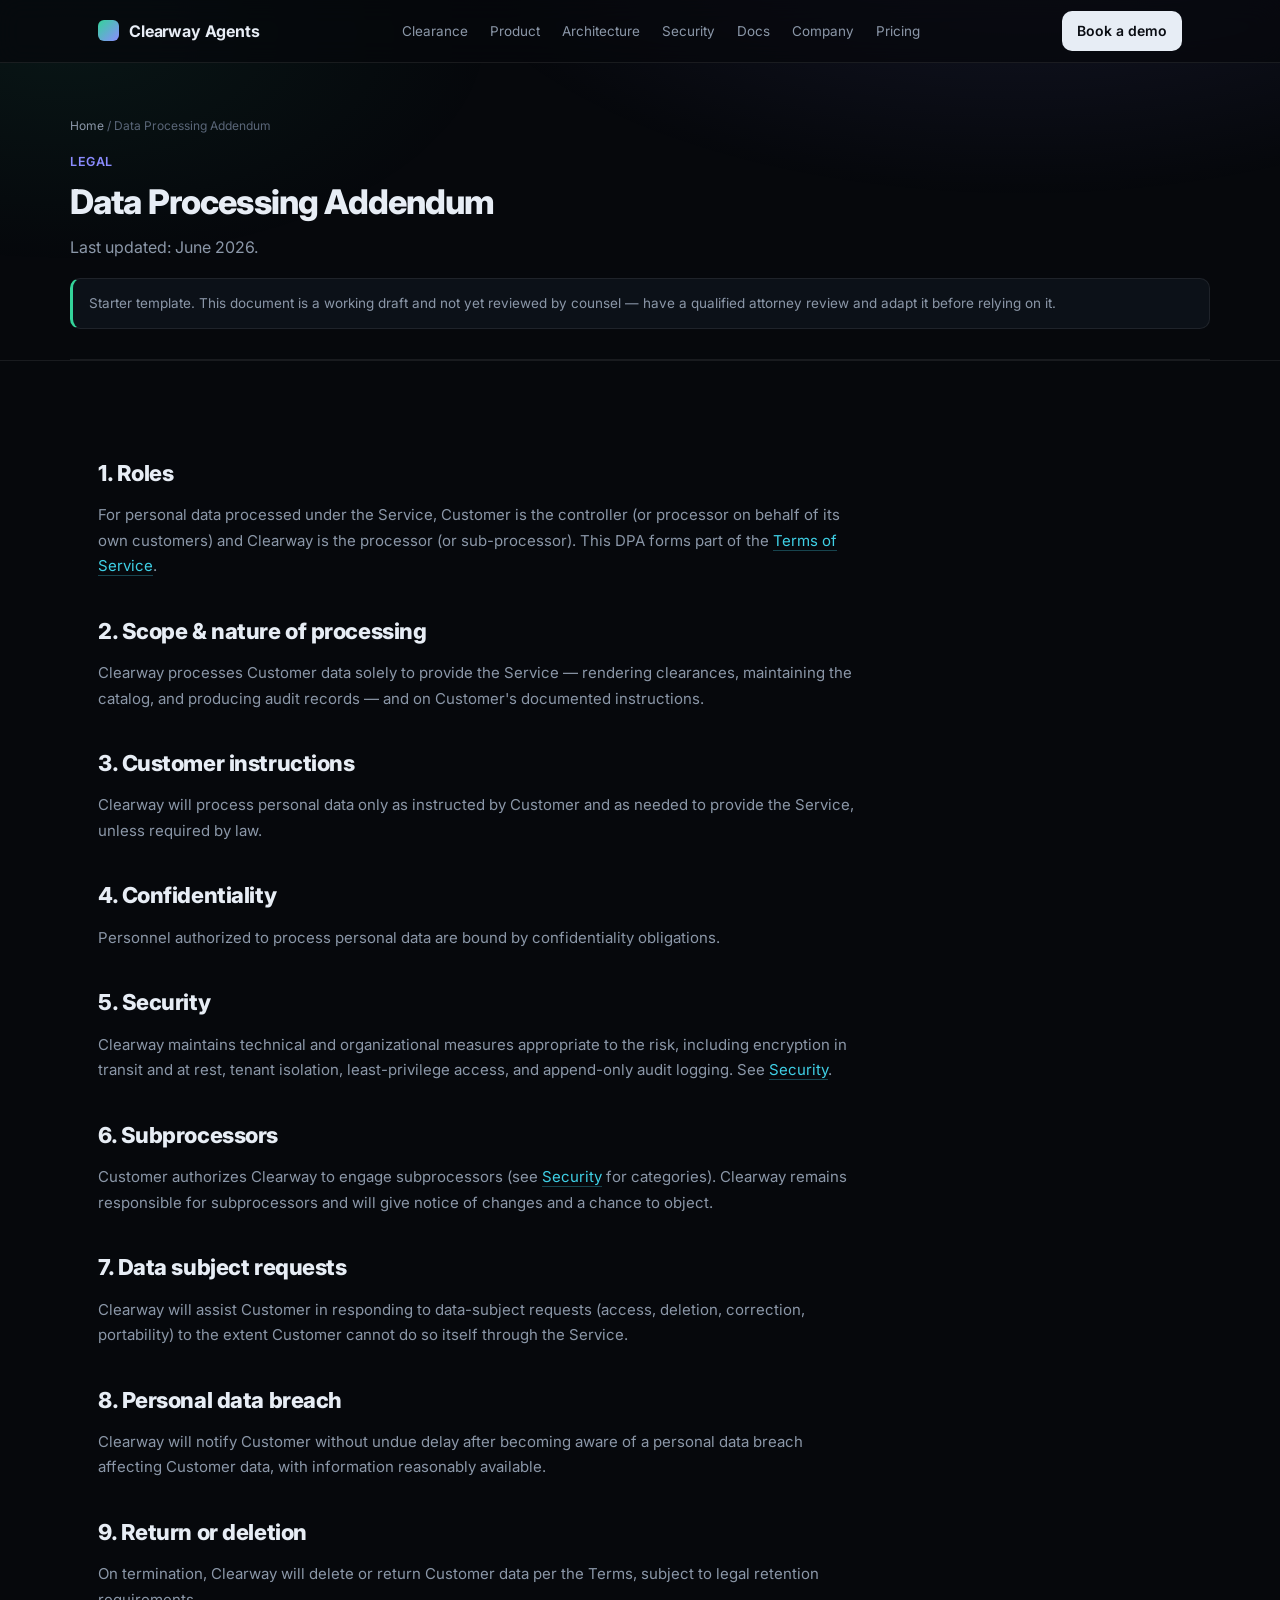
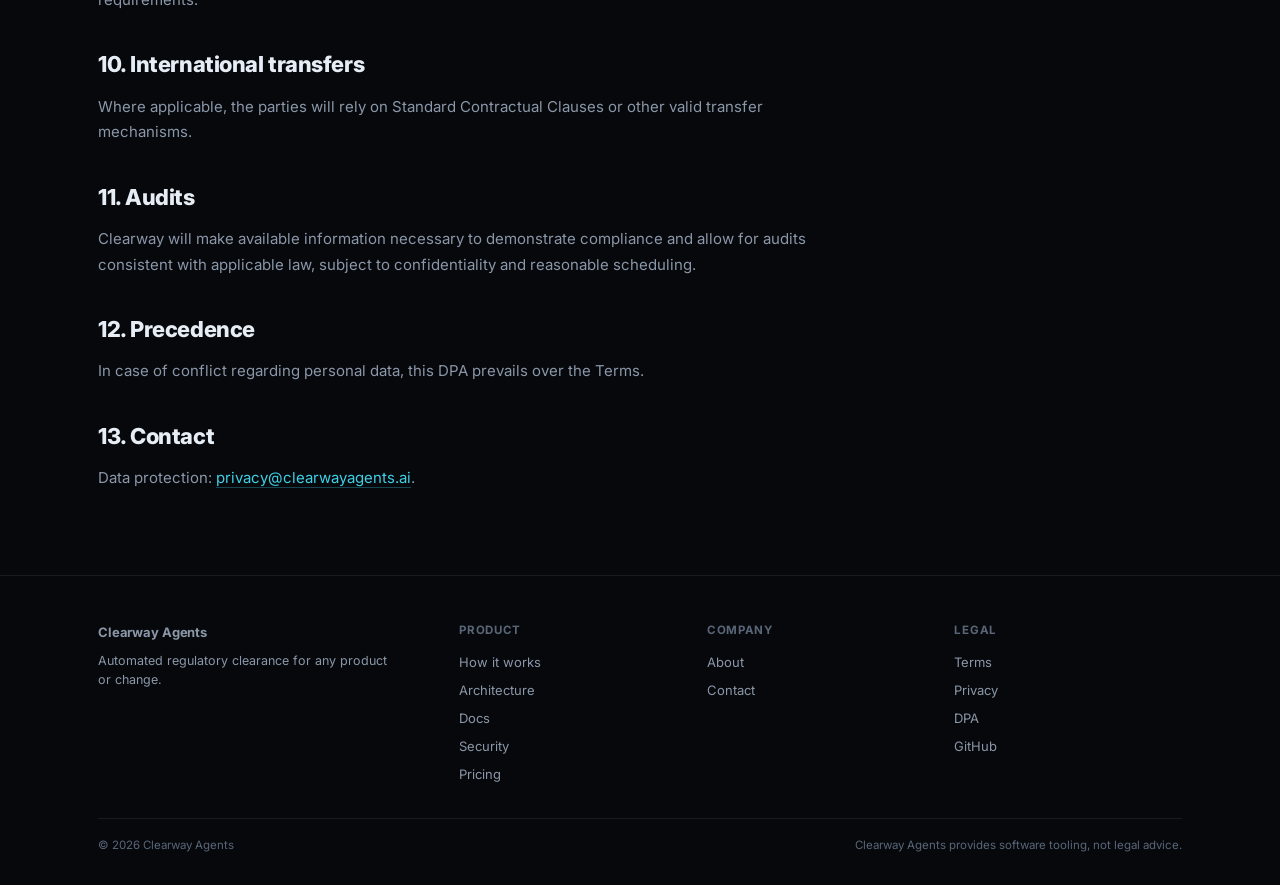
<file: dpa.html>
<!DOCTYPE html>
<html lang="en">
<head>
<meta charset="UTF-8" />
<meta name="viewport" content="width=device-width, initial-scale=1.0" />
<title>Data Processing Addendum — Clearway Agents</title>
<meta name="description" content="Clearway Agents Data Processing Addendum (DPA)." />
<link rel="canonical" href="https://clearwayagents.ai/dpa.html" />
<meta name="robots" content="noindex" />
<link rel="icon" href="data:image/svg+xml,<svg xmlns='http://www.w3.org/2000/svg' viewBox='0 0 32 32'><rect width='32' height='32' rx='8' fill='%238b8cff'/><rect x='9' y='9' width='14' height='14' rx='4' fill='%2334d39a'/></svg>" />
<link rel="preconnect" href="https://fonts.googleapis.com" />
<link rel="preconnect" href="https://fonts.gstatic.com" crossorigin />
<link href="https://fonts.googleapis.com/css2?family=Inter:wght@400;500;600;700;800&family=JetBrains+Mono:wght@400;500&display=swap" rel="stylesheet" />
<link rel="stylesheet" href="styles.css" />
</head>
<body>

<nav><div class="wrap nav">
  <a class="brand" href="index.html"><span class="mark"></span> Clearway Agents</a>
  <div class="navlinks">
    <a href="clearance.html">Clearance</a>
    <a href="product.html">Product</a>
    <a href="architecture.html">Architecture</a>
    <a href="security.html">Security</a>
    <a href="docs.html">Docs</a>
    <a href="company.html">Company</a>
    <a href="pricing.html">Pricing</a>
  </div>
  <a class="btn primary" href="mailto:hello@clearwayagents.ai">Book a demo</a>
</div></nav>

<header class="wrap pagehead">
  <div class="crumbs"><a href="index.html">Home</a> / Data Processing Addendum</div>
  <div class="kicker">Legal</div>
  <h1>Data Processing Addendum</h1>
  <p class="lead">Last updated: June 2026.</p>
  <div class="note" style="margin-top:18px">Starter template. This document is a working draft and not yet reviewed by counsel — have a qualified attorney review and adapt it before relying on it.</div>
</header>

<section class="band"><div class="wrap"><div class="prose">
  <h2>1. Roles</h2>
  <p>For personal data processed under the Service, Customer is the controller (or processor on behalf of its own
    customers) and Clearway is the processor (or sub-processor). This DPA forms part of the
    <a href="terms.html">Terms of Service</a>.</p>

  <h2>2. Scope &amp; nature of processing</h2>
  <p>Clearway processes Customer data solely to provide the Service — rendering clearances, maintaining the catalog,
    and producing audit records — and on Customer's documented instructions.</p>

  <h2>3. Customer instructions</h2>
  <p>Clearway will process personal data only as instructed by Customer and as needed to provide the Service, unless
    required by law.</p>

  <h2>4. Confidentiality</h2>
  <p>Personnel authorized to process personal data are bound by confidentiality obligations.</p>

  <h2>5. Security</h2>
  <p>Clearway maintains technical and organizational measures appropriate to the risk, including encryption in
    transit and at rest, tenant isolation, least-privilege access, and append-only audit logging. See
    <a href="security.html">Security</a>.</p>

  <h2>6. Subprocessors</h2>
  <p>Customer authorizes Clearway to engage subprocessors (see <a href="security.html">Security</a> for categories).
    Clearway remains responsible for subprocessors and will give notice of changes and a chance to object.</p>

  <h2>7. Data subject requests</h2>
  <p>Clearway will assist Customer in responding to data-subject requests (access, deletion, correction, portability)
    to the extent Customer cannot do so itself through the Service.</p>

  <h2>8. Personal data breach</h2>
  <p>Clearway will notify Customer without undue delay after becoming aware of a personal data breach affecting
    Customer data, with information reasonably available.</p>

  <h2>9. Return or deletion</h2>
  <p>On termination, Clearway will delete or return Customer data per the Terms, subject to legal retention
    requirements.</p>

  <h2>10. International transfers</h2>
  <p>Where applicable, the parties will rely on Standard Contractual Clauses or other valid transfer mechanisms.</p>

  <h2>11. Audits</h2>
  <p>Clearway will make available information necessary to demonstrate compliance and allow for audits consistent
    with applicable law, subject to confidentiality and reasonable scheduling.</p>

  <h2>12. Precedence</h2>
  <p>In case of conflict regarding personal data, this DPA prevails over the Terms.</p>

  <h2>13. Contact</h2>
  <p>Data protection: <a href="mailto:privacy@clearwayagents.ai">privacy@clearwayagents.ai</a>.</p>
</div></div></section>

<footer><div class="wrap">
  <div class="footgrid">
    <div class="fcol"><a class="brand" href="index.html"><span class="mark"></span> Clearway Agents</a><p>Automated regulatory clearance for any product or change.</p></div>
    <div class="fcol"><h5>Product</h5><a href="product.html">How it works</a><a href="architecture.html">Architecture</a><a href="docs.html">Docs</a><a href="security.html">Security</a><a href="pricing.html">Pricing</a></div>
    <div class="fcol"><h5>Company</h5><a href="company.html">About</a><a href="mailto:hello@clearwayagents.ai">Contact</a></div>
    <div class="fcol"><h5>Legal</h5><a href="terms.html">Terms</a><a href="privacy.html">Privacy</a><a href="dpa.html">DPA</a><a href="https://github.com/carlos-rdz/clearway-demo">GitHub</a></div>
  </div>
  <div class="footbar"><span>© 2026 Clearway Agents</span><span>Clearway Agents provides software tooling, not legal advice.</span></div>
</footer>
</body>
</html>
</file>
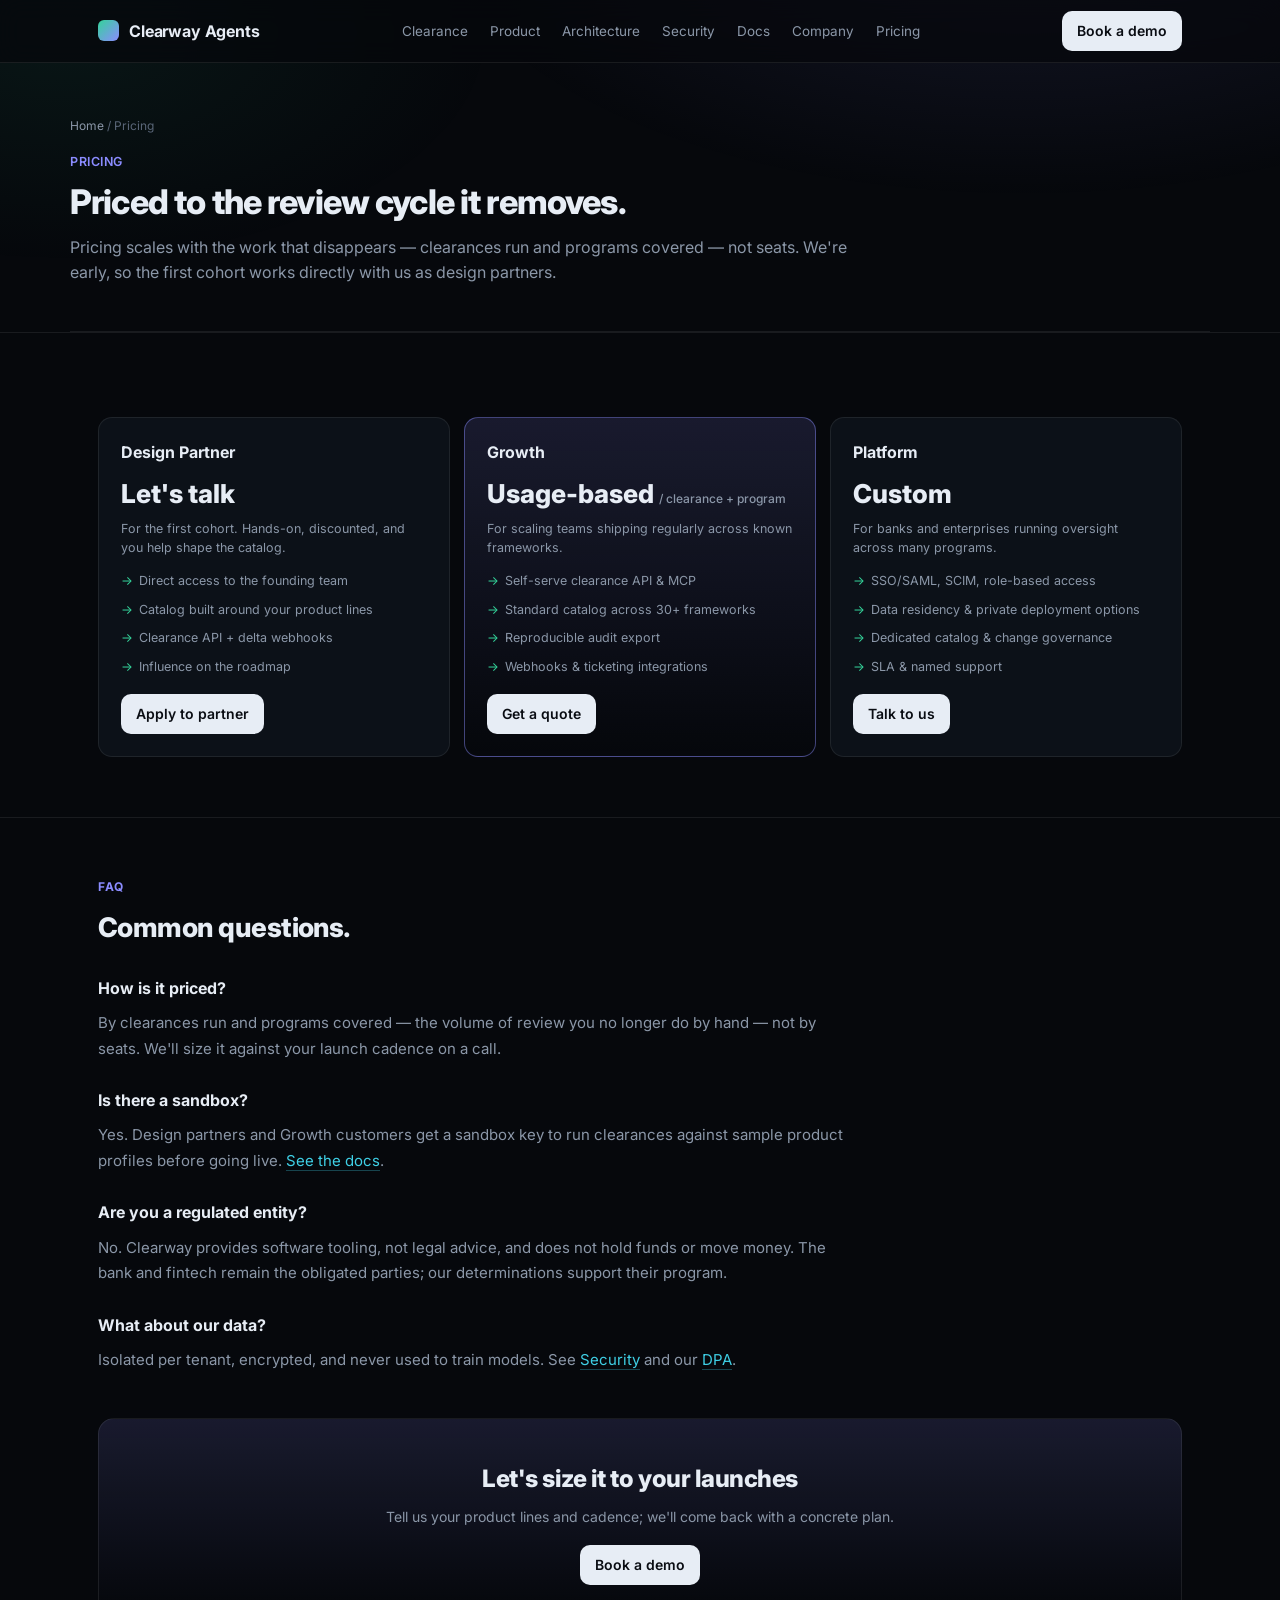
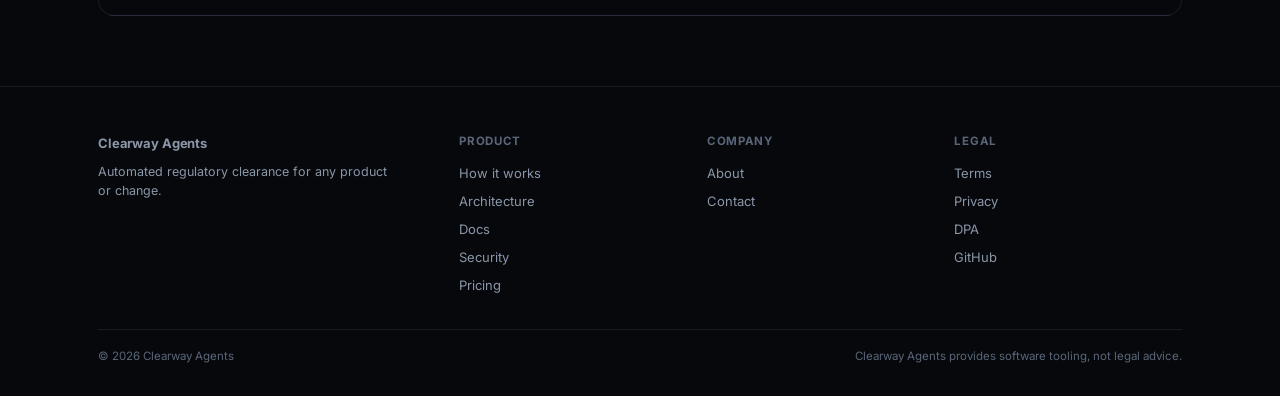
<file: pricing.html>
<!DOCTYPE html>
<html lang="en">
<head>
<meta charset="UTF-8" />
<meta name="viewport" content="width=device-width, initial-scale=1.0" />
<title>Pricing — Clearway Agents</title>
<meta name="description" content="Clearway Agents pricing: a hands-on design-partner program, usage-based Growth, and a Platform tier for banks and enterprises. Priced to the review cycle it removes." />
<link rel="canonical" href="https://clearwayagents.ai/pricing.html" />
<meta property="og:title" content="Pricing — Clearway Agents" />
<meta property="og:description" content="Priced to the review cycle it removes." />
<meta property="og:type" content="website" />
<meta property="og:url" content="https://clearwayagents.ai/pricing.html" />
<meta property="og:image" content="https://clearwayagents.ai/og.svg" />
<meta name="twitter:card" content="summary_large_image" />
<link rel="icon" href="data:image/svg+xml,<svg xmlns='http://www.w3.org/2000/svg' viewBox='0 0 32 32'><rect width='32' height='32' rx='8' fill='%238b8cff'/><rect x='9' y='9' width='14' height='14' rx='4' fill='%2334d39a'/></svg>" />
<link rel="preconnect" href="https://fonts.googleapis.com" />
<link rel="preconnect" href="https://fonts.gstatic.com" crossorigin />
<link href="https://fonts.googleapis.com/css2?family=Inter:wght@400;500;600;700;800&family=JetBrains+Mono:wght@400;500&display=swap" rel="stylesheet" />
<link rel="stylesheet" href="styles.css" />
</head>
<body>

<nav><div class="wrap nav">
  <a class="brand" href="index.html"><span class="mark"></span> Clearway Agents</a>
  <div class="navlinks">
    <a href="clearance.html">Clearance</a>
    <a href="product.html">Product</a>
    <a href="architecture.html">Architecture</a>
    <a href="security.html">Security</a>
    <a href="docs.html">Docs</a>
    <a href="company.html">Company</a>
    <a href="pricing.html">Pricing</a>
  </div>
  <a class="btn primary" href="mailto:hello@clearwayagents.ai">Book a demo</a>
</div></nav>

<header class="wrap pagehead">
  <div class="crumbs"><a href="index.html">Home</a> / Pricing</div>
  <div class="kicker">Pricing</div>
  <h1>Priced to the review cycle it removes.</h1>
  <p class="lead">Pricing scales with the work that disappears — clearances run and programs covered — not seats.
    We're early, so the first cohort works directly with us as design partners.</p>
</header>

<section class="band"><div class="wrap">
  <div class="tiers">
    <div class="tier">
      <div class="tn">Design Partner</div>
      <div class="tp">Let's talk</div>
      <div class="td">For the first cohort. Hands-on, discounted, and you help shape the catalog.</div>
      <ul>
        <li>Direct access to the founding team</li>
        <li>Catalog built around your product lines</li>
        <li>Clearance API + delta webhooks</li>
        <li>Influence on the roadmap</li>
      </ul>
      <a class="btn primary" href="mailto:hello@clearwayagents.ai?subject=Design%20Partner">Apply to partner</a>
    </div>
    <div class="tier feat">
      <div class="tn">Growth</div>
      <div class="tp">Usage-based <small>/ clearance + program</small></div>
      <div class="td">For scaling teams shipping regularly across known frameworks.</div>
      <ul>
        <li>Self-serve clearance API &amp; MCP</li>
        <li>Standard catalog across 30+ frameworks</li>
        <li>Reproducible audit export</li>
        <li>Webhooks &amp; ticketing integrations</li>
      </ul>
      <a class="btn primary" href="mailto:hello@clearwayagents.ai?subject=Growth%20plan">Get a quote</a>
    </div>
    <div class="tier">
      <div class="tn">Platform</div>
      <div class="tp">Custom</div>
      <div class="td">For banks and enterprises running oversight across many programs.</div>
      <ul>
        <li>SSO/SAML, SCIM, role-based access</li>
        <li>Data residency &amp; private deployment options</li>
        <li>Dedicated catalog &amp; change governance</li>
        <li>SLA &amp; named support</li>
      </ul>
      <a class="btn primary" href="mailto:hello@clearwayagents.ai?subject=Platform">Talk to us</a>
    </div>
  </div>
</div></section>

<section class="band"><div class="wrap">
  <div class="eyebrow">FAQ</div>
  <h2>Common questions.</h2>
  <div class="prose">
    <h3>How is it priced?</h3>
    <p>By clearances run and programs covered — the volume of review you no longer do by hand — not by seats. We'll
      size it against your launch cadence on a call.</p>
    <h3>Is there a sandbox?</h3>
    <p>Yes. Design partners and Growth customers get a sandbox key to run clearances against sample product profiles
      before going live. <a href="docs.html">See the docs</a>.</p>
    <h3>Are you a regulated entity?</h3>
    <p>No. Clearway provides software tooling, not legal advice, and does not hold funds or move money. The bank and
      fintech remain the obligated parties; our determinations support their program.</p>
    <h3>What about our data?</h3>
    <p>Isolated per tenant, encrypted, and never used to train models. See <a href="security.html">Security</a> and
      our <a href="dpa.html">DPA</a>.</p>
  </div>
  <div class="cta-band">
    <h2>Let's size it to your launches</h2>
    <p>Tell us your product lines and cadence; we'll come back with a concrete plan.</p>
    <a class="btn primary" href="mailto:hello@clearwayagents.ai">Book a demo</a>
  </div>
</div></section>

<footer><div class="wrap">
  <div class="footgrid">
    <div class="fcol"><a class="brand" href="index.html"><span class="mark"></span> Clearway Agents</a><p>Automated regulatory clearance for any product or change.</p></div>
    <div class="fcol"><h5>Product</h5><a href="product.html">How it works</a><a href="architecture.html">Architecture</a><a href="docs.html">Docs</a><a href="security.html">Security</a><a href="pricing.html">Pricing</a></div>
    <div class="fcol"><h5>Company</h5><a href="company.html">About</a><a href="mailto:hello@clearwayagents.ai">Contact</a></div>
    <div class="fcol"><h5>Legal</h5><a href="terms.html">Terms</a><a href="privacy.html">Privacy</a><a href="dpa.html">DPA</a><a href="https://github.com/carlos-rdz/clearway-demo">GitHub</a></div>
  </div>
  <div class="footbar"><span>© 2026 Clearway Agents</span><span>Clearway Agents provides software tooling, not legal advice.</span></div>
</footer>
</body>
</html>
</file>
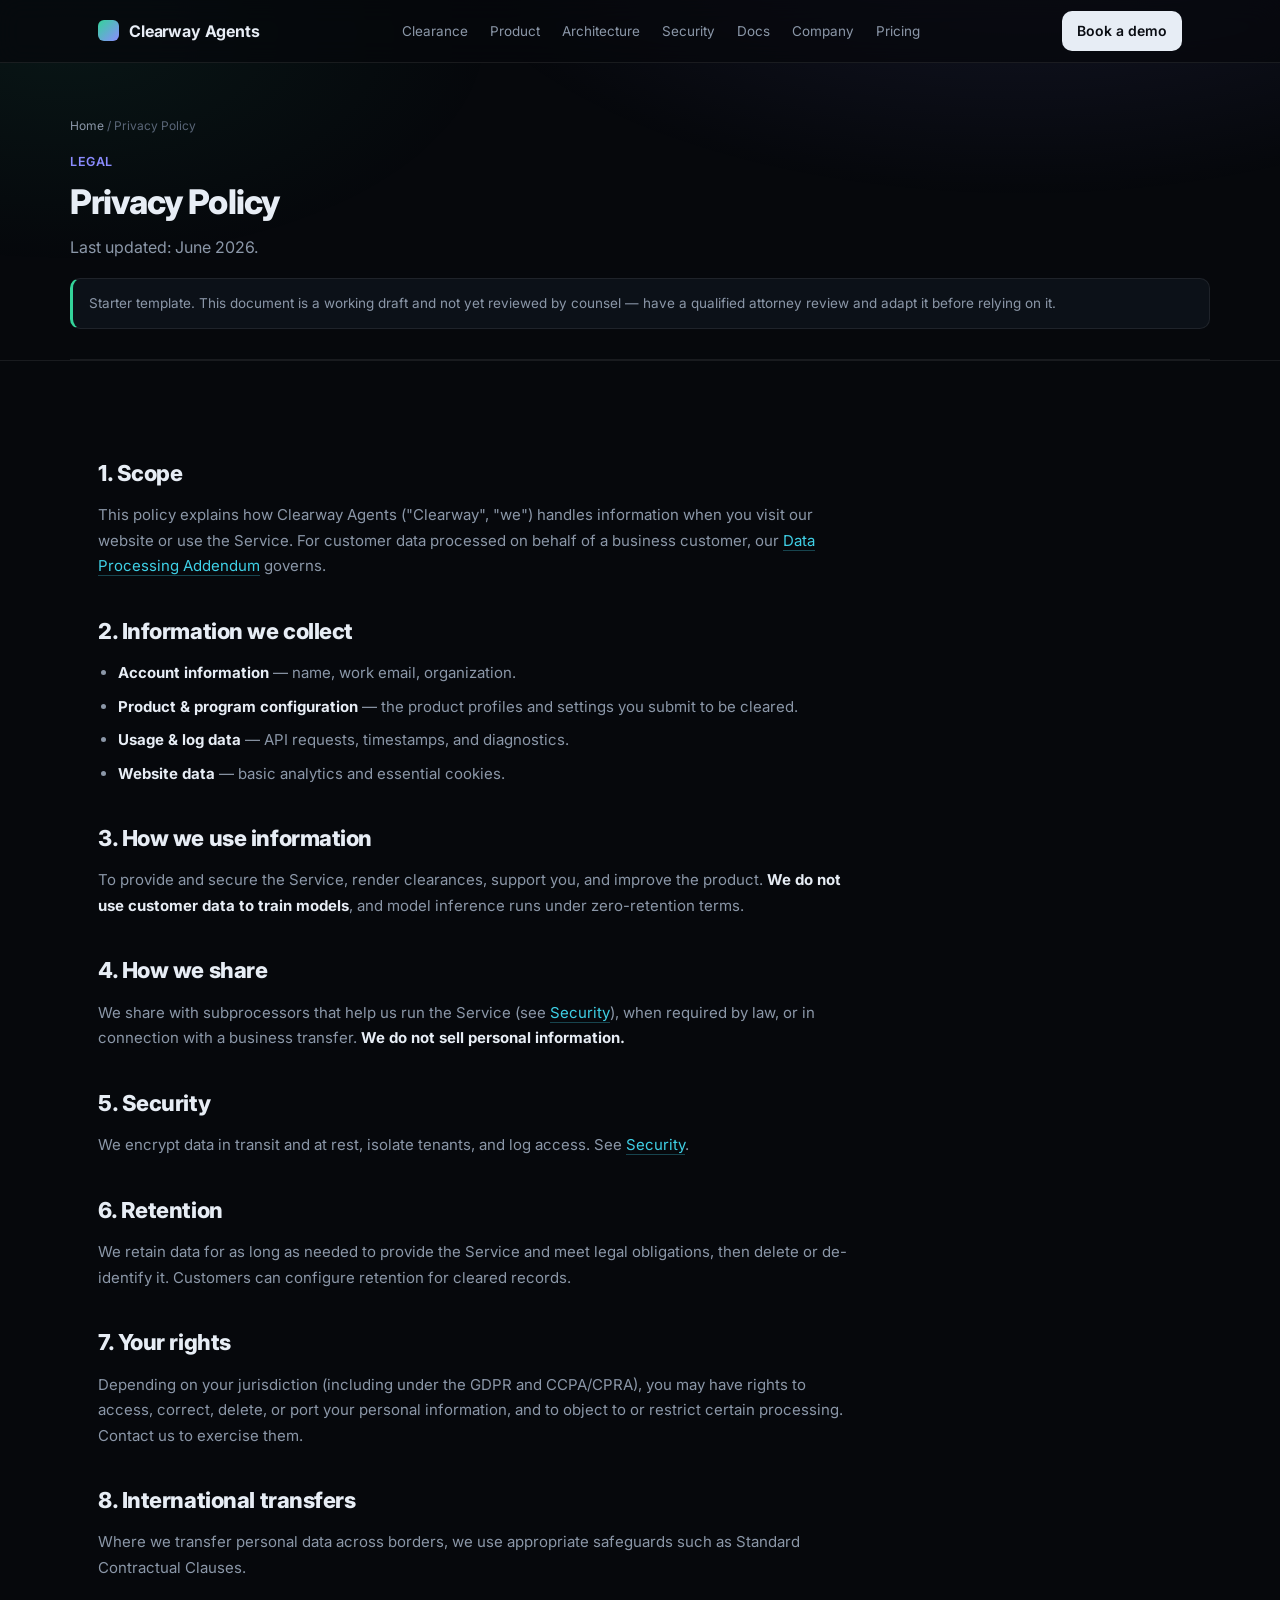
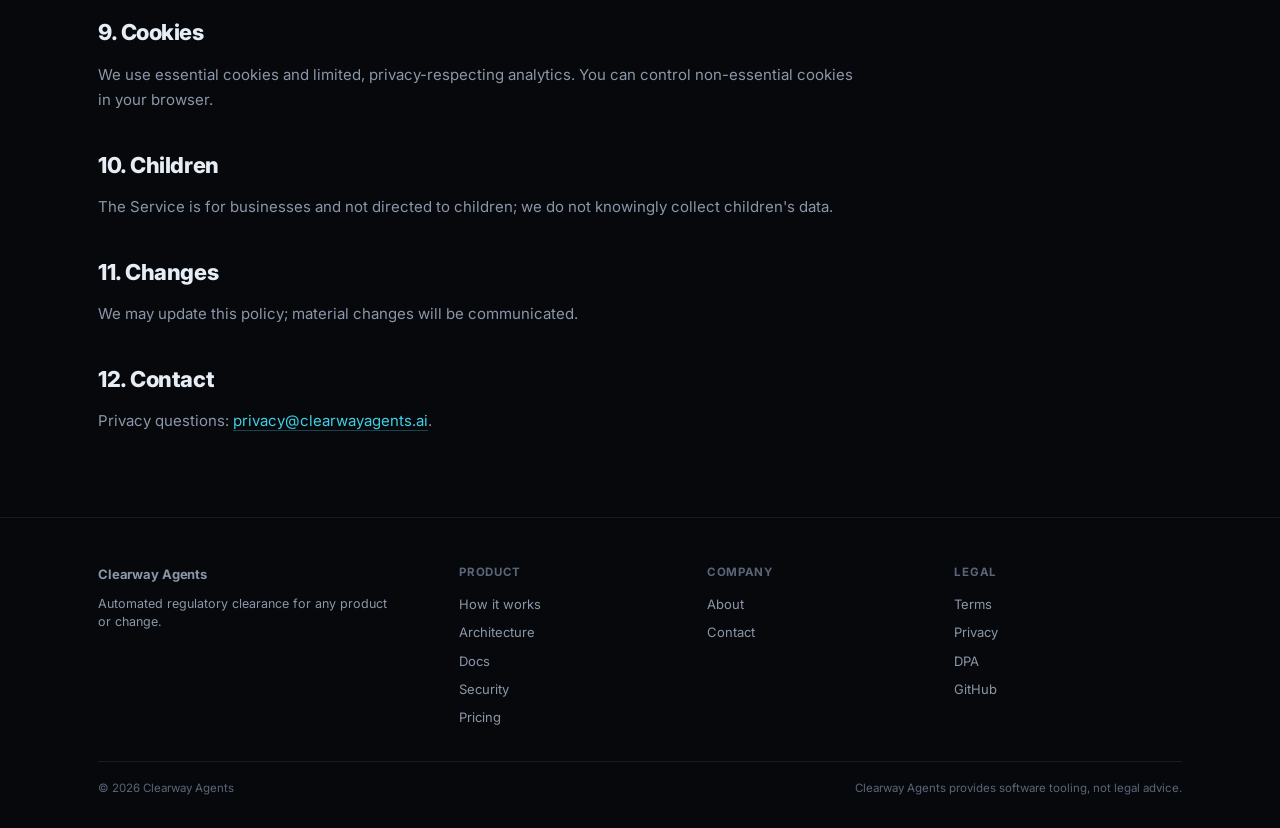
<file: privacy.html>
<!DOCTYPE html>
<html lang="en">
<head>
<meta charset="UTF-8" />
<meta name="viewport" content="width=device-width, initial-scale=1.0" />
<title>Privacy Policy — Clearway Agents</title>
<meta name="description" content="Clearway Agents Privacy Policy." />
<link rel="canonical" href="https://clearwayagents.ai/privacy.html" />
<meta name="robots" content="noindex" />
<link rel="icon" href="data:image/svg+xml,<svg xmlns='http://www.w3.org/2000/svg' viewBox='0 0 32 32'><rect width='32' height='32' rx='8' fill='%238b8cff'/><rect x='9' y='9' width='14' height='14' rx='4' fill='%2334d39a'/></svg>" />
<link rel="preconnect" href="https://fonts.googleapis.com" />
<link rel="preconnect" href="https://fonts.gstatic.com" crossorigin />
<link href="https://fonts.googleapis.com/css2?family=Inter:wght@400;500;600;700;800&family=JetBrains+Mono:wght@400;500&display=swap" rel="stylesheet" />
<link rel="stylesheet" href="styles.css" />
</head>
<body>

<nav><div class="wrap nav">
  <a class="brand" href="index.html"><span class="mark"></span> Clearway Agents</a>
  <div class="navlinks">
    <a href="clearance.html">Clearance</a>
    <a href="product.html">Product</a>
    <a href="architecture.html">Architecture</a>
    <a href="security.html">Security</a>
    <a href="docs.html">Docs</a>
    <a href="company.html">Company</a>
    <a href="pricing.html">Pricing</a>
  </div>
  <a class="btn primary" href="mailto:hello@clearwayagents.ai">Book a demo</a>
</div></nav>

<header class="wrap pagehead">
  <div class="crumbs"><a href="index.html">Home</a> / Privacy Policy</div>
  <div class="kicker">Legal</div>
  <h1>Privacy Policy</h1>
  <p class="lead">Last updated: June 2026.</p>
  <div class="note" style="margin-top:18px">Starter template. This document is a working draft and not yet reviewed by counsel — have a qualified attorney review and adapt it before relying on it.</div>
</header>

<section class="band"><div class="wrap"><div class="prose">
  <h2>1. Scope</h2>
  <p>This policy explains how Clearway Agents ("Clearway", "we") handles information when you visit our website or
    use the Service. For customer data processed on behalf of a business customer, our <a href="dpa.html">Data
    Processing Addendum</a> governs.</p>

  <h2>2. Information we collect</h2>
  <ul>
    <li><strong>Account information</strong> — name, work email, organization.</li>
    <li><strong>Product &amp; program configuration</strong> — the product profiles and settings you submit to be cleared.</li>
    <li><strong>Usage &amp; log data</strong> — API requests, timestamps, and diagnostics.</li>
    <li><strong>Website data</strong> — basic analytics and essential cookies.</li>
  </ul>

  <h2>3. How we use information</h2>
  <p>To provide and secure the Service, render clearances, support you, and improve the product. <strong>We do not
    use customer data to train models</strong>, and model inference runs under zero-retention terms.</p>

  <h2>4. How we share</h2>
  <p>We share with subprocessors that help us run the Service (see <a href="security.html">Security</a>), when
    required by law, or in connection with a business transfer. <strong>We do not sell personal information.</strong></p>

  <h2>5. Security</h2>
  <p>We encrypt data in transit and at rest, isolate tenants, and log access. See <a href="security.html">Security</a>.</p>

  <h2>6. Retention</h2>
  <p>We retain data for as long as needed to provide the Service and meet legal obligations, then delete or
    de-identify it. Customers can configure retention for cleared records.</p>

  <h2>7. Your rights</h2>
  <p>Depending on your jurisdiction (including under the GDPR and CCPA/CPRA), you may have rights to access, correct,
    delete, or port your personal information, and to object to or restrict certain processing. Contact us to
    exercise them.</p>

  <h2>8. International transfers</h2>
  <p>Where we transfer personal data across borders, we use appropriate safeguards such as Standard Contractual
    Clauses.</p>

  <h2>9. Cookies</h2>
  <p>We use essential cookies and limited, privacy-respecting analytics. You can control non-essential cookies in
    your browser.</p>

  <h2>10. Children</h2>
  <p>The Service is for businesses and not directed to children; we do not knowingly collect children's data.</p>

  <h2>11. Changes</h2>
  <p>We may update this policy; material changes will be communicated.</p>

  <h2>12. Contact</h2>
  <p>Privacy questions: <a href="mailto:privacy@clearwayagents.ai">privacy@clearwayagents.ai</a>.</p>
</div></div></section>

<footer><div class="wrap">
  <div class="footgrid">
    <div class="fcol"><a class="brand" href="index.html"><span class="mark"></span> Clearway Agents</a><p>Automated regulatory clearance for any product or change.</p></div>
    <div class="fcol"><h5>Product</h5><a href="product.html">How it works</a><a href="architecture.html">Architecture</a><a href="docs.html">Docs</a><a href="security.html">Security</a><a href="pricing.html">Pricing</a></div>
    <div class="fcol"><h5>Company</h5><a href="company.html">About</a><a href="mailto:hello@clearwayagents.ai">Contact</a></div>
    <div class="fcol"><h5>Legal</h5><a href="terms.html">Terms</a><a href="privacy.html">Privacy</a><a href="dpa.html">DPA</a><a href="https://github.com/carlos-rdz/clearway-demo">GitHub</a></div>
  </div>
  <div class="footbar"><span>© 2026 Clearway Agents</span><span>Clearway Agents provides software tooling, not legal advice.</span></div>
</footer>
</body>
</html>
</file>
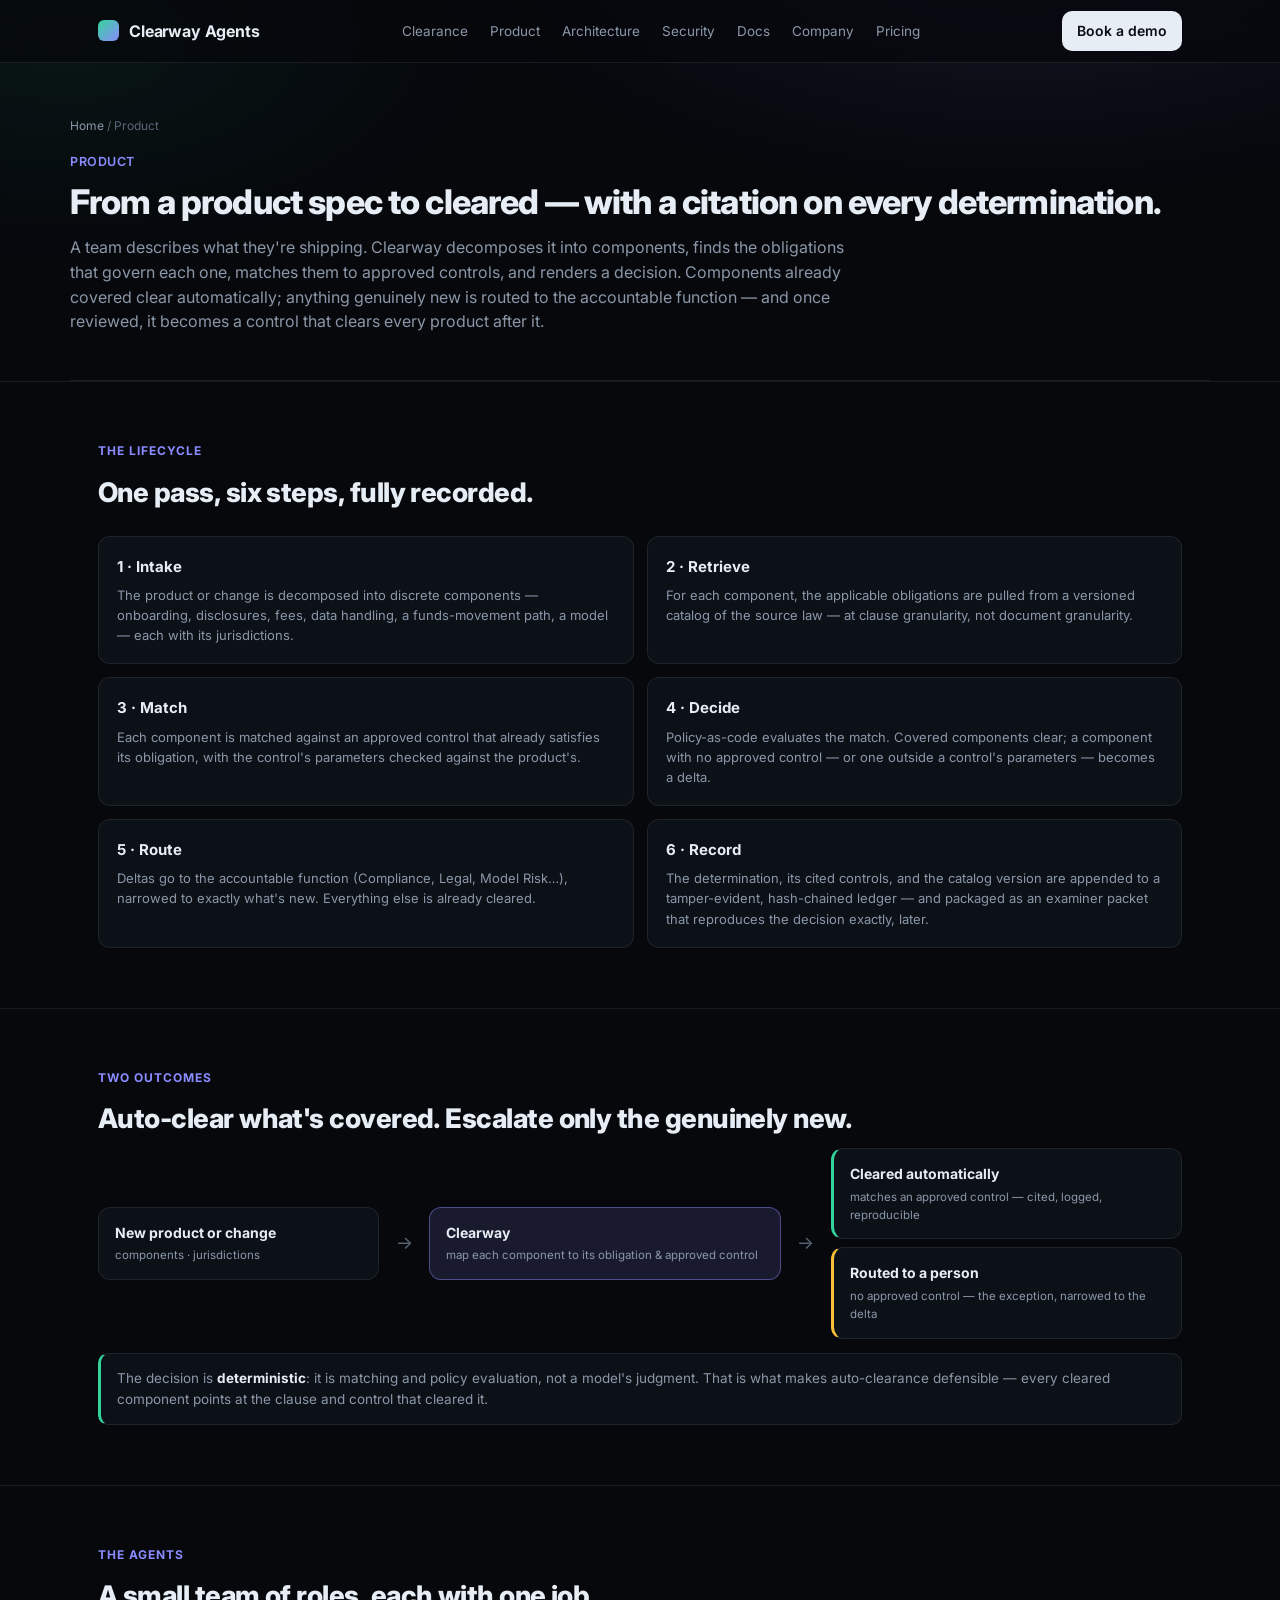
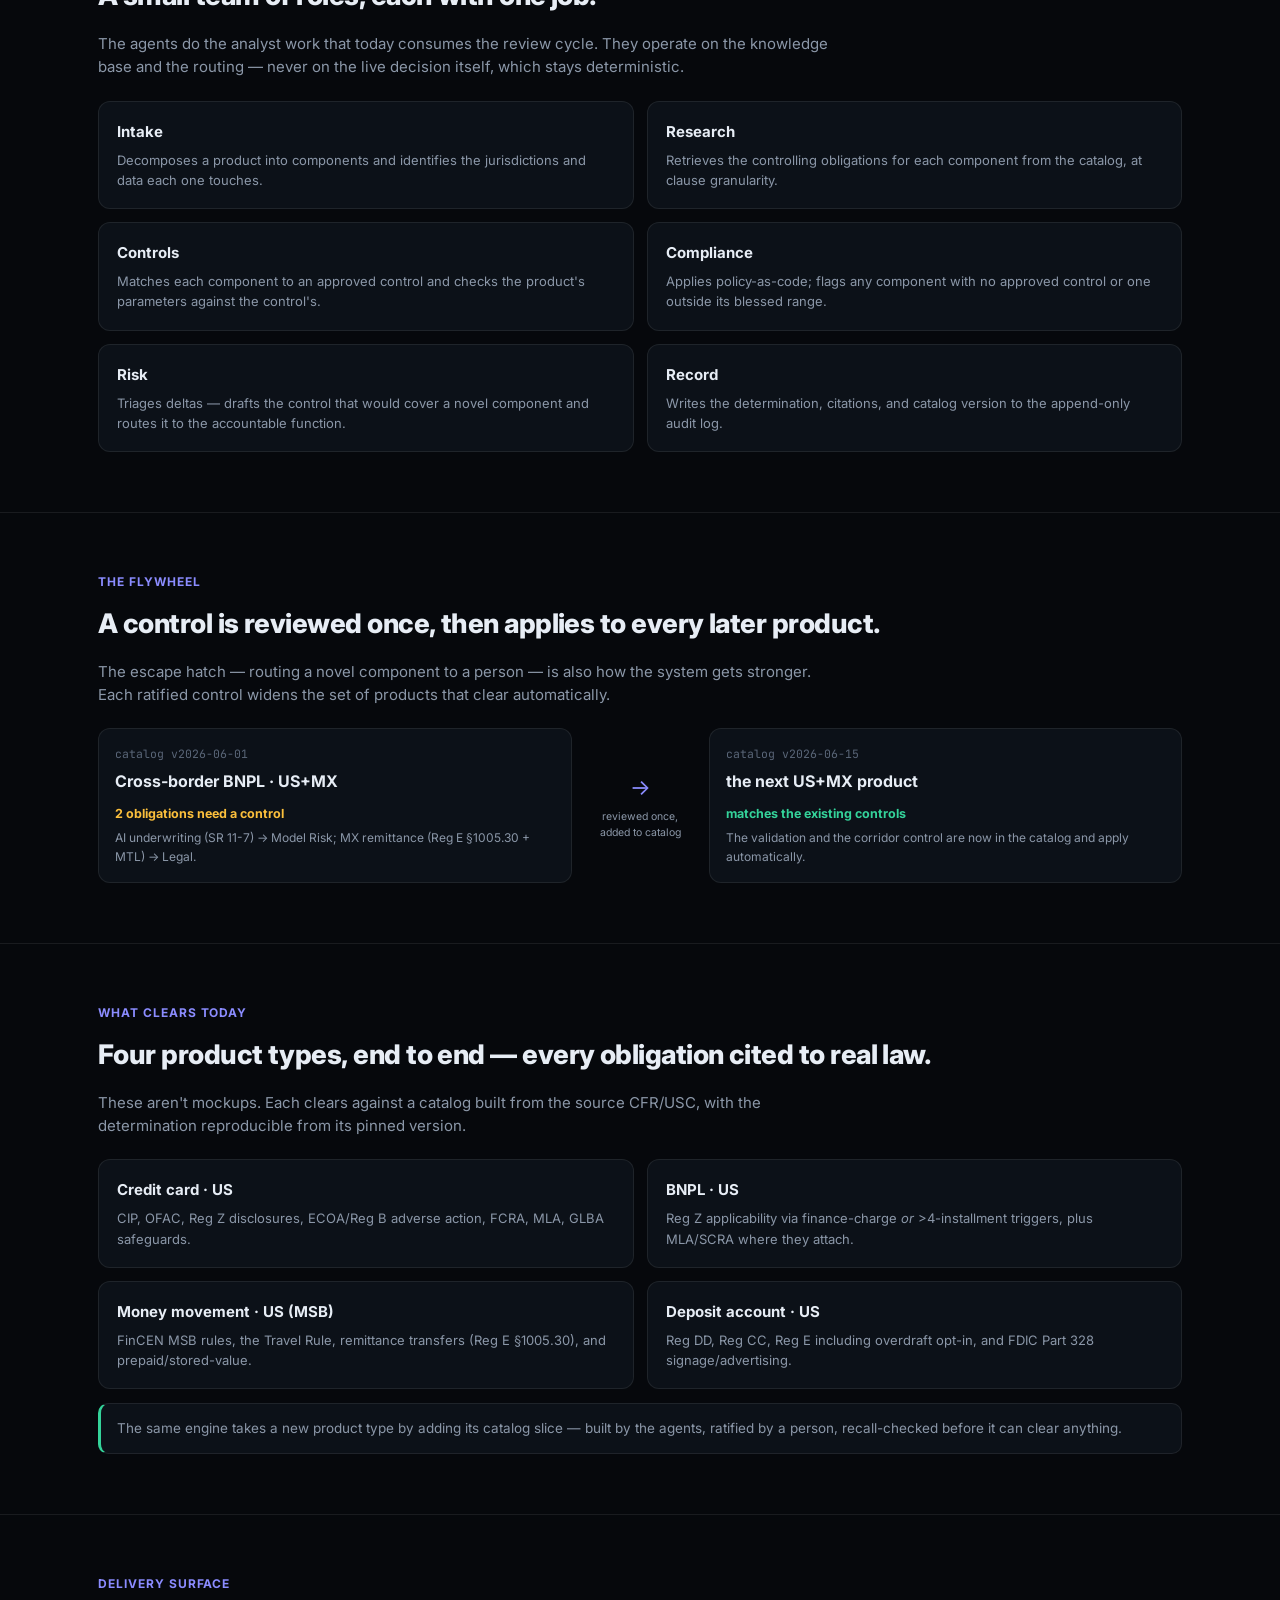
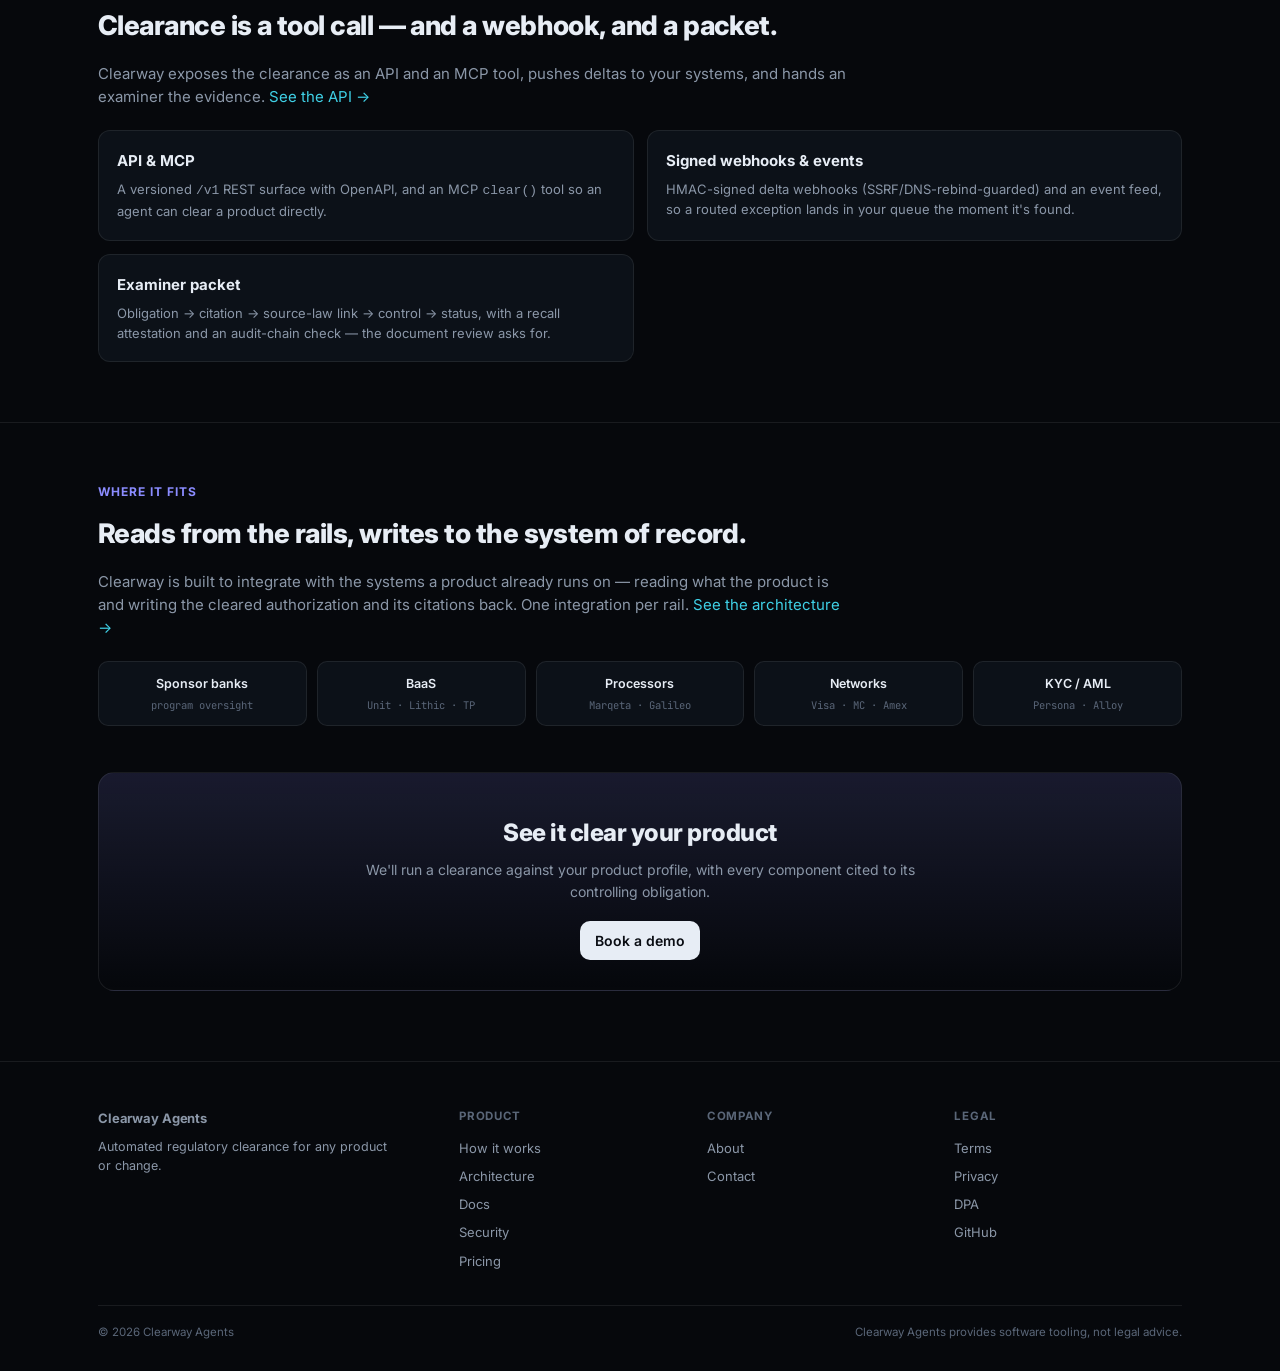
<file: product.html>
<!DOCTYPE html>
<html lang="en">
<head>
<meta charset="UTF-8" />
<meta name="viewport" content="width=device-width, initial-scale=1.0" />
<title>Product — Clearway Agents</title>
<meta name="description" content="How Clearway Agents clears a product: decompose into components, retrieve each component's controlling obligation, match it to an approved control, decide, and record — auto-clearing what's covered and routing only the genuinely new to a person." />
<link rel="canonical" href="https://clearwayagents.ai/product.html" />
<meta property="og:title" content="Product — Clearway Agents" />
<meta property="og:description" content="From product spec to cleared, with a citation on every determination." />
<meta property="og:type" content="website" />
<meta property="og:url" content="https://clearwayagents.ai/product.html" />
<meta property="og:image" content="https://clearwayagents.ai/og.svg" />
<meta name="twitter:card" content="summary_large_image" />
<link rel="icon" href="data:image/svg+xml,<svg xmlns='http://www.w3.org/2000/svg' viewBox='0 0 32 32'><rect width='32' height='32' rx='8' fill='%238b8cff'/><rect x='9' y='9' width='14' height='14' rx='4' fill='%2334d39a'/></svg>" />
<link rel="preconnect" href="https://fonts.googleapis.com" />
<link rel="preconnect" href="https://fonts.gstatic.com" crossorigin />
<link href="https://fonts.googleapis.com/css2?family=Inter:wght@400;500;600;700;800&family=JetBrains+Mono:wght@400;500&display=swap" rel="stylesheet" />
<link rel="stylesheet" href="styles.css" />
</head>
<body>

<nav><div class="wrap nav">
  <a class="brand" href="index.html"><span class="mark"></span> Clearway Agents</a>
  <div class="navlinks">
    <a href="clearance.html">Clearance</a>
    <a href="product.html">Product</a>
    <a href="architecture.html">Architecture</a>
    <a href="security.html">Security</a>
    <a href="docs.html">Docs</a>
    <a href="company.html">Company</a>
    <a href="pricing.html">Pricing</a>
  </div>
  <a class="btn primary" href="mailto:hello@clearwayagents.ai">Book a demo</a>
</div></nav>

<header class="wrap pagehead">
  <div class="crumbs"><a href="index.html">Home</a> / Product</div>
  <div class="kicker">Product</div>
  <h1>From a product spec to cleared — with a citation on every determination.</h1>
  <p class="lead">A team describes what they're shipping. Clearway decomposes it into components, finds the
    obligations that govern each one, matches them to approved controls, and renders a decision. Components
    already covered clear automatically; anything genuinely new is routed to the accountable function — and
    once reviewed, it becomes a control that clears every product after it.</p>
</header>

<section class="band"><div class="wrap">
  <div class="eyebrow">The lifecycle</div>
  <h2>One pass, six steps, fully recorded.</h2>
  <div class="cards">
    <div class="card"><h3>1 · Intake</h3><p>The product or change is decomposed into discrete components — onboarding, disclosures, fees, data handling, a funds-movement path, a model — each with its jurisdictions.</p></div>
    <div class="card"><h3>2 · Retrieve</h3><p>For each component, the applicable obligations are pulled from a versioned catalog of the source law — at clause granularity, not document granularity.</p></div>
    <div class="card"><h3>3 · Match</h3><p>Each component is matched against an approved control that already satisfies its obligation, with the control's parameters checked against the product's.</p></div>
    <div class="card"><h3>4 · Decide</h3><p>Policy-as-code evaluates the match. Covered components clear; a component with no approved control — or one outside a control's parameters — becomes a delta.</p></div>
    <div class="card"><h3>5 · Route</h3><p>Deltas go to the accountable function (Compliance, Legal, Model Risk…), narrowed to exactly what's new. Everything else is already cleared.</p></div>
    <div class="card"><h3>6 · Record</h3><p>The determination, its cited controls, and the catalog version are appended to a tamper-evident, hash-chained ledger — and packaged as an examiner packet that reproduces the decision exactly, later.</p></div>
  </div>
</div></section>

<section class="band"><div class="wrap">
  <div class="eyebrow">Two outcomes</div>
  <h2>Auto-clear what's covered. Escalate only the genuinely new.</h2>
  <div class="flow">
    <div class="fbox">New product or change<small>components · jurisdictions</small></div>
    <div class="far">→</div>
    <div class="fbox lit">Clearway<small>map each component to its obligation &amp; approved control</small></div>
    <div class="far">→</div>
    <div class="fsplit">
      <div class="fbox ok">Cleared automatically<small>matches an approved control — cited, logged, reproducible</small></div>
      <div class="fbox warn">Routed to a person<small>no approved control — the exception, narrowed to the delta</small></div>
    </div>
  </div>
  <div class="note">The decision is <b>deterministic</b>: it is matching and policy evaluation, not a model's judgment.
    That is what makes auto-clearance defensible — every cleared component points at the clause and control that cleared it.</div>
</div></section>

<section class="band"><div class="wrap">
  <div class="eyebrow">The agents</div>
  <h2>A small team of roles, each with one job.</h2>
  <p class="lead">The agents do the analyst work that today consumes the review cycle. They operate on the knowledge
    base and the routing — never on the live decision itself, which stays deterministic.</p>
  <div class="cards">
    <div class="card"><h3>Intake</h3><p>Decomposes a product into components and identifies the jurisdictions and data each one touches.</p></div>
    <div class="card"><h3>Research</h3><p>Retrieves the controlling obligations for each component from the catalog, at clause granularity.</p></div>
    <div class="card"><h3>Controls</h3><p>Matches each component to an approved control and checks the product's parameters against the control's.</p></div>
    <div class="card"><h3>Compliance</h3><p>Applies policy-as-code; flags any component with no approved control or one outside its blessed range.</p></div>
    <div class="card"><h3>Risk</h3><p>Triages deltas — drafts the control that would cover a novel component and routes it to the accountable function.</p></div>
    <div class="card"><h3>Record</h3><p>Writes the determination, citations, and catalog version to the append-only audit log.</p></div>
  </div>
</div></section>

<section class="band"><div class="wrap">
  <div class="eyebrow">The flywheel</div>
  <h2>A control is reviewed once, then applies to every later product.</h2>
  <p class="lead">The escape hatch — routing a novel component to a person — is also how the system gets stronger.
    Each ratified control widens the set of products that clear automatically.</p>
  <div class="fly">
    <div class="fcard"><div class="fv">catalog v2026-06-01</div><div class="fb">Cross-border BNPL · US+MX</div>
      <div style="color:var(--amber);font-weight:700;font-size:12.5px">2 obligations need a control</div>
      <div style="color:var(--muted);font-size:12px;margin-top:6px">AI underwriting (SR 11-7) → Model Risk; MX remittance (Reg E §1005.30 + MTL) → Legal.</div></div>
    <div class="arrow">→<small>reviewed once, added to catalog</small></div>
    <div class="fcard"><div class="fv">catalog v2026-06-15</div><div class="fb">the next US+MX product</div>
      <div style="color:var(--green);font-weight:700;font-size:12.5px">matches the existing controls</div>
      <div style="color:var(--muted);font-size:12px;margin-top:6px">The validation and the corridor control are now in the catalog and apply automatically.</div></div>
  </div>
</div></section>

<section class="band"><div class="wrap">
  <div class="eyebrow">What clears today</div>
  <h2>Four product types, end to end — every obligation cited to real law.</h2>
  <p class="lead">These aren't mockups. Each clears against a catalog built from the source CFR/USC, with the
    determination reproducible from its pinned version.</p>
  <div class="cards">
    <div class="card"><h3>Credit card · US</h3><p>CIP, OFAC, Reg Z disclosures, ECOA/Reg B adverse action, FCRA, MLA, GLBA safeguards.</p></div>
    <div class="card"><h3>BNPL · US</h3><p>Reg Z applicability via finance-charge <em>or</em> &gt;4-installment triggers, plus MLA/SCRA where they attach.</p></div>
    <div class="card"><h3>Money movement · US (MSB)</h3><p>FinCEN MSB rules, the Travel Rule, remittance transfers (Reg E §1005.30), and prepaid/stored-value.</p></div>
    <div class="card"><h3>Deposit account · US</h3><p>Reg DD, Reg CC, Reg E including overdraft opt-in, and FDIC Part 328 signage/advertising.</p></div>
  </div>
  <div class="note">The same engine takes a new product type by adding its catalog slice — built by the agents,
    ratified by a person, recall-checked before it can clear anything.</div>
</div></section>

<section class="band"><div class="wrap">
  <div class="eyebrow">Delivery surface</div>
  <h2>Clearance is a tool call — and a webhook, and a packet.</h2>
  <p class="lead">Clearway exposes the clearance as an API and an MCP tool, pushes deltas to your systems, and
    hands an examiner the evidence. <a href="docs.html" style="color:var(--cyan)">See the API →</a></p>
  <div class="cards">
    <div class="card"><h3>API &amp; MCP</h3><p>A versioned <code>/v1</code> REST surface with OpenAPI, and an MCP <code>clear()</code> tool so an agent can clear a product directly.</p></div>
    <div class="card"><h3>Signed webhooks &amp; events</h3><p>HMAC-signed delta webhooks (SSRF/DNS-rebind-guarded) and an event feed, so a routed exception lands in your queue the moment it's found.</p></div>
    <div class="card"><h3>Examiner packet</h3><p>Obligation → citation → source-law link → control → status, with a recall attestation and an audit-chain check — the document review asks for.</p></div>
  </div>
</div></section>

<section class="band"><div class="wrap">
  <div class="eyebrow">Where it fits</div>
  <h2>Reads from the rails, writes to the system of record.</h2>
  <p class="lead">Clearway is built to integrate with the systems a product already runs on — reading what the product is and writing
    the cleared authorization and its citations back. One integration per rail. <a href="architecture.html" style="color:var(--cyan)">See the architecture →</a></p>
  <div class="rails">
    <div class="rail"><div class="rt">Sponsor banks</div><div class="rd">program oversight</div></div>
    <div class="rail"><div class="rt">BaaS</div><div class="rd">Unit · Lithic · TP</div></div>
    <div class="rail"><div class="rt">Processors</div><div class="rd">Marqeta · Galileo</div></div>
    <div class="rail"><div class="rt">Networks</div><div class="rd">Visa · MC · Amex</div></div>
    <div class="rail"><div class="rt">KYC / AML</div><div class="rd">Persona · Alloy</div></div>
  </div>
  <div class="cta-band">
    <h2>See it clear your product</h2>
    <p>We'll run a clearance against your product profile, with every component cited to its controlling obligation.</p>
    <a class="btn primary" href="mailto:hello@clearwayagents.ai">Book a demo</a>
  </div>
</div></section>

<footer><div class="wrap">
  <div class="footgrid">
    <div class="fcol"><a class="brand" href="index.html"><span class="mark"></span> Clearway Agents</a><p>Automated regulatory clearance for any product or change.</p></div>
    <div class="fcol"><h5>Product</h5><a href="product.html">How it works</a><a href="architecture.html">Architecture</a><a href="docs.html">Docs</a><a href="security.html">Security</a><a href="pricing.html">Pricing</a></div>
    <div class="fcol"><h5>Company</h5><a href="company.html">About</a><a href="mailto:hello@clearwayagents.ai">Contact</a></div>
    <div class="fcol"><h5>Legal</h5><a href="terms.html">Terms</a><a href="privacy.html">Privacy</a><a href="dpa.html">DPA</a><a href="https://github.com/carlos-rdz/clearway-demo">GitHub</a></div>
  </div>
  <div class="footbar"><span>© 2026 Clearway Agents</span><span>Clearway Agents provides software tooling, not legal advice.</span></div>
</footer>
</body>
</html>
</file>
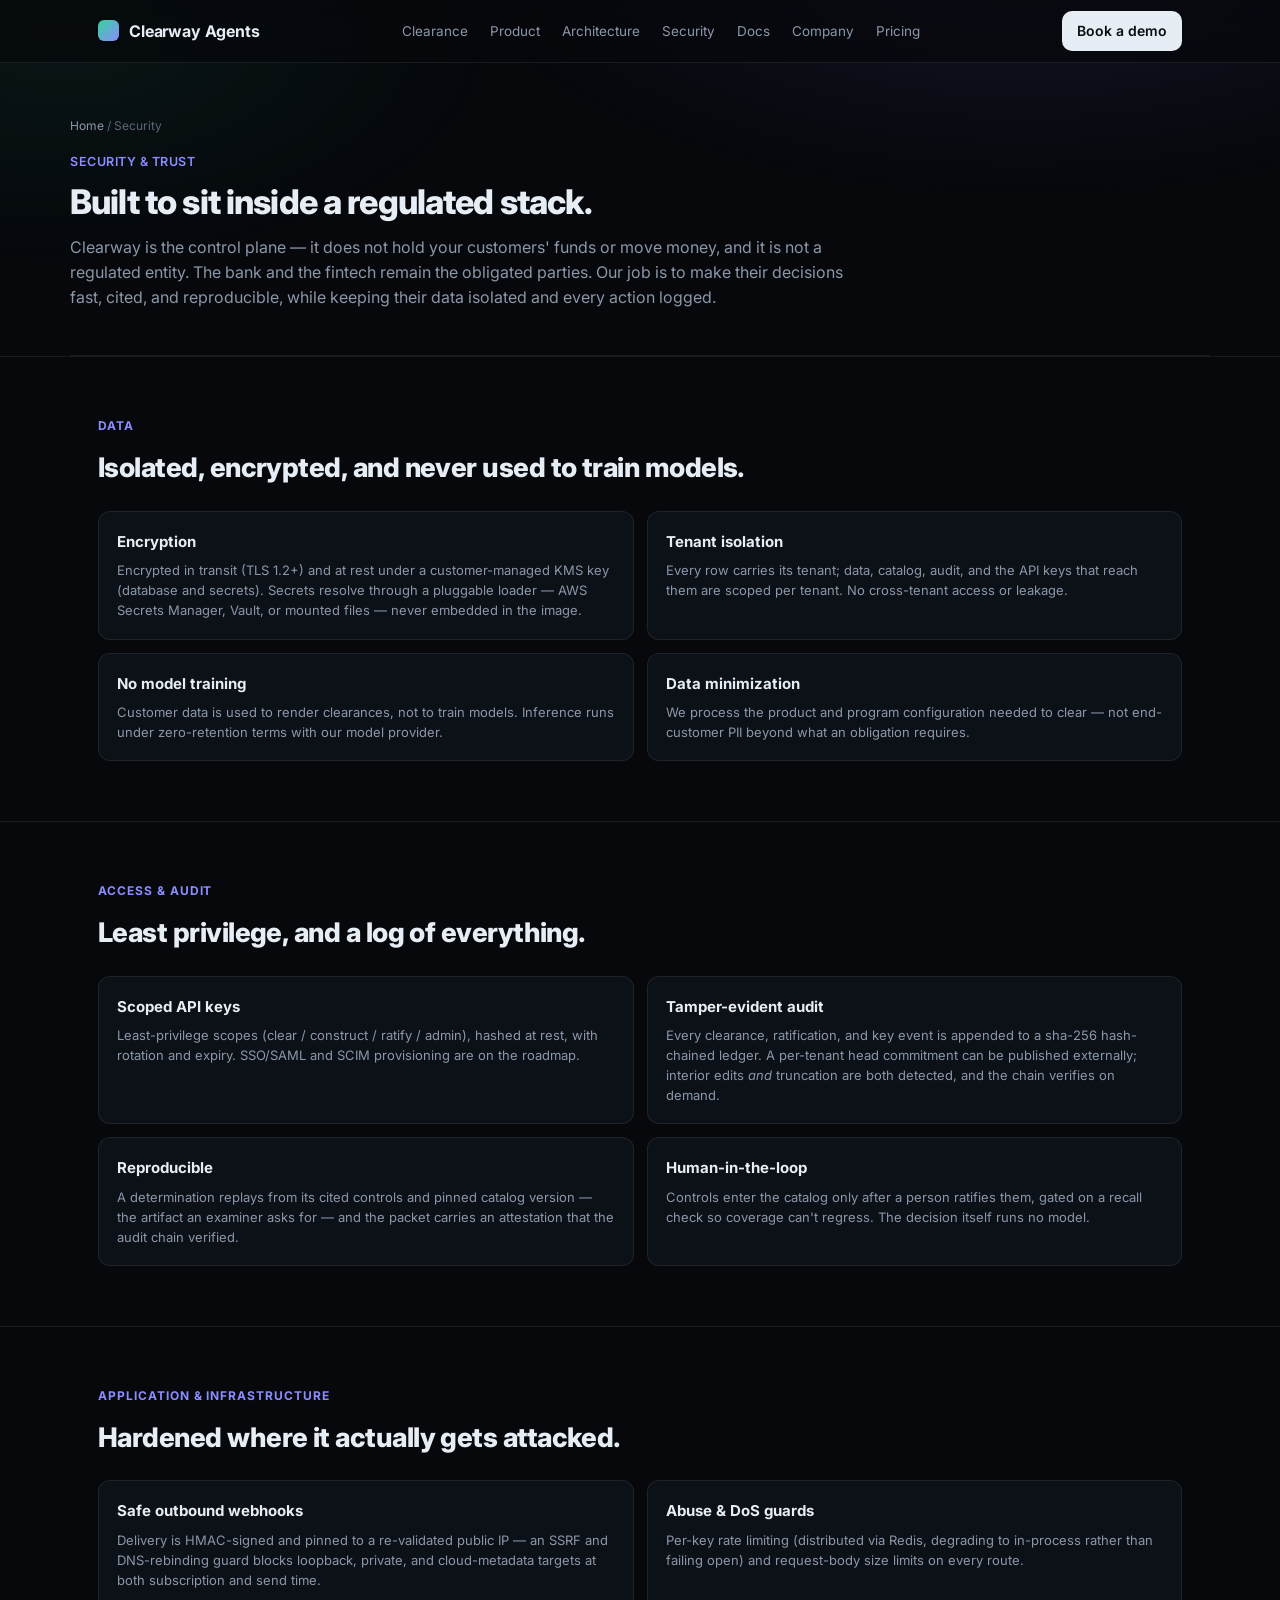
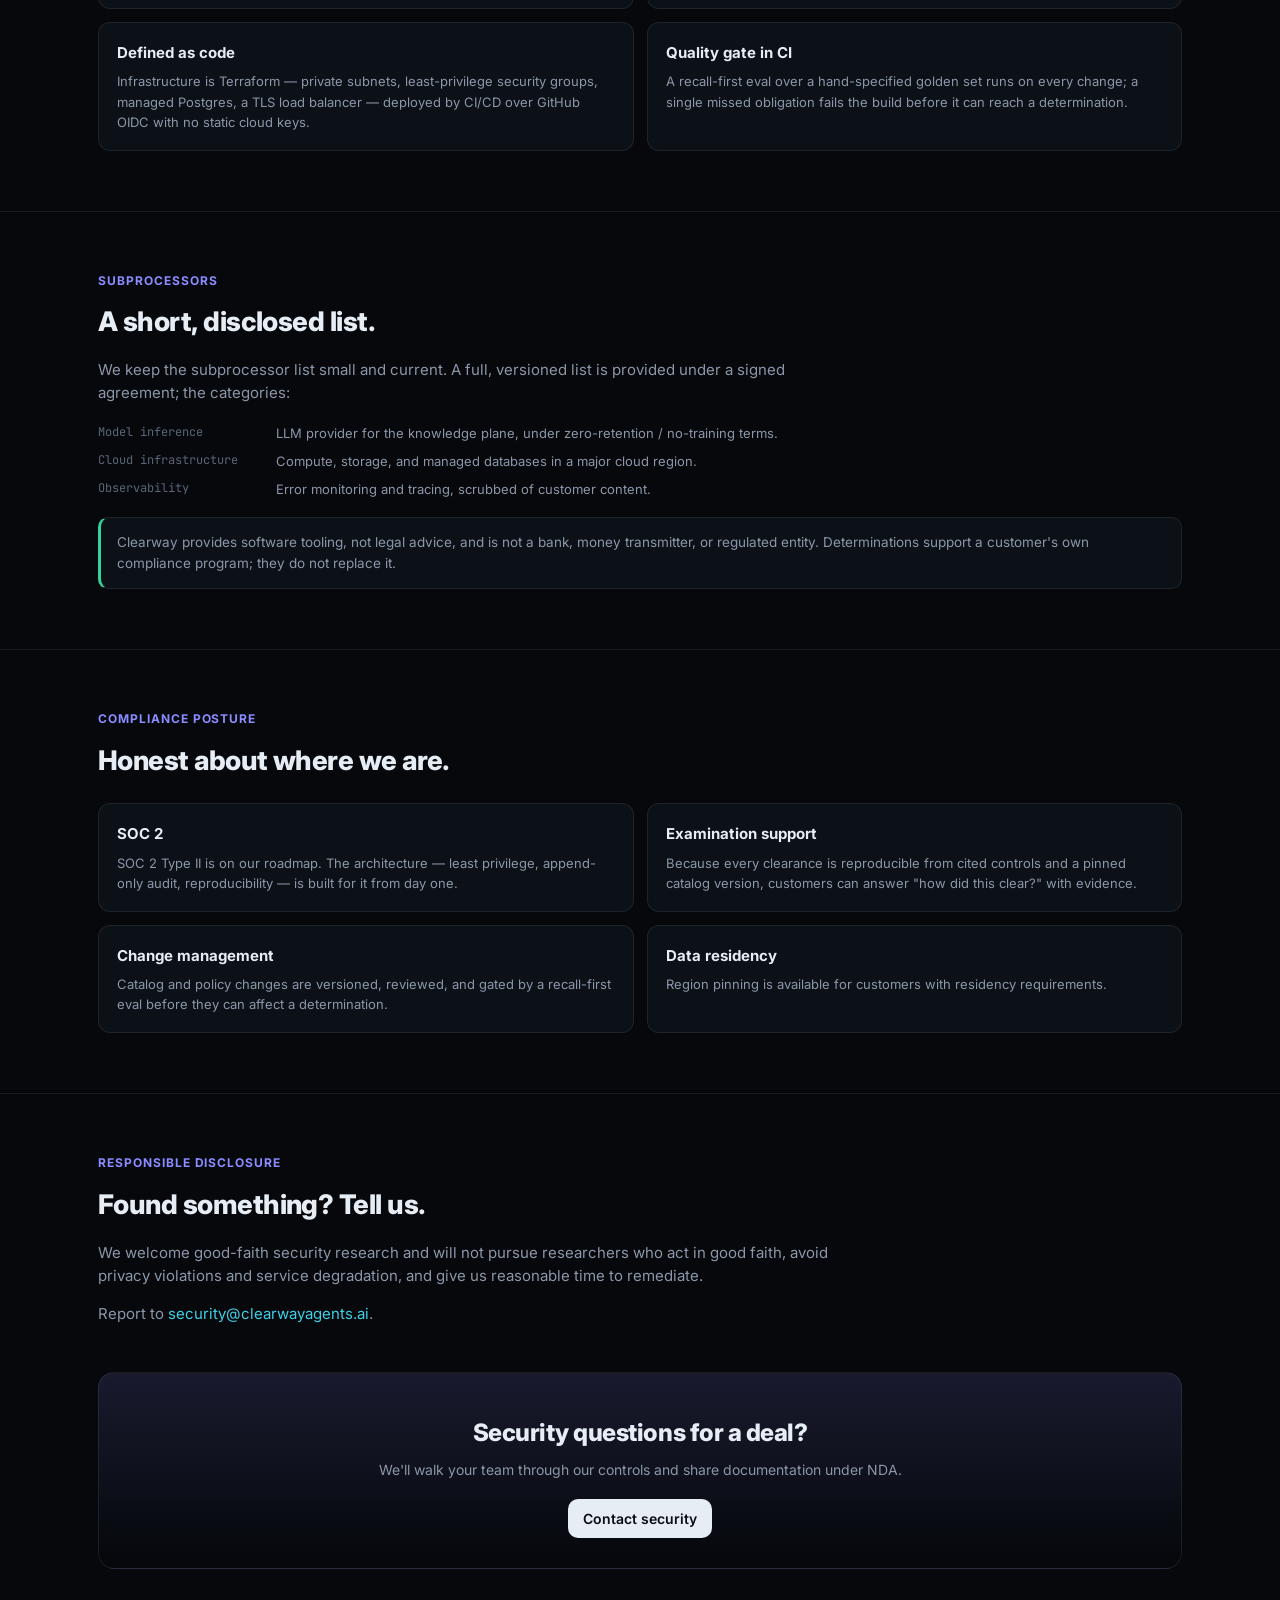
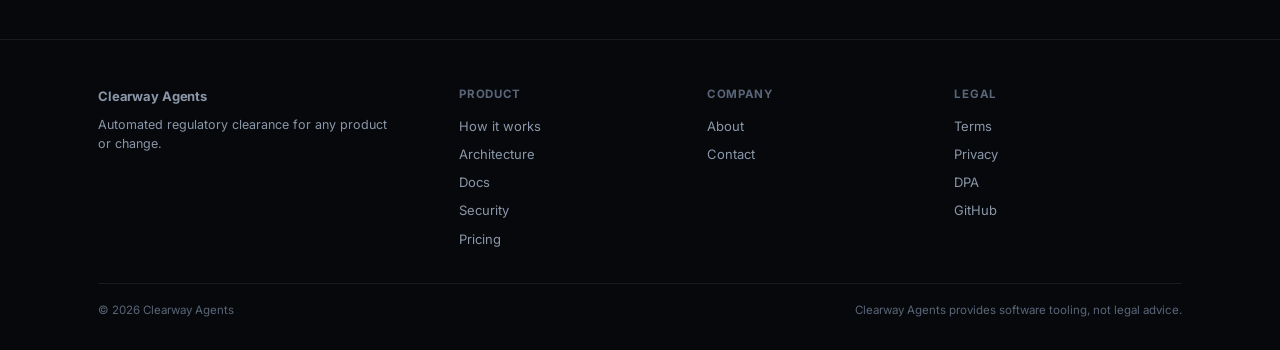
<file: security.html>
<!DOCTYPE html>
<html lang="en">
<head>
<meta charset="UTF-8" />
<meta name="viewport" content="width=device-width, initial-scale=1.0" />
<title>Security &amp; trust — Clearway Agents</title>
<meta name="description" content="How Clearway Agents handles data, access, and auditability: per-tenant isolation, encryption in transit and at rest, no training on customer data, append-only audit, reproducible determinations, and a responsible-disclosure program." />
<link rel="canonical" href="https://clearwayagents.ai/security.html" />
<meta property="og:title" content="Security & trust — Clearway Agents" />
<meta property="og:description" content="Built to sit inside a regulated stack — isolated, audited, reproducible." />
<meta property="og:type" content="website" />
<meta property="og:url" content="https://clearwayagents.ai/security.html" />
<meta property="og:image" content="https://clearwayagents.ai/og.svg" />
<meta name="twitter:card" content="summary_large_image" />
<link rel="icon" href="data:image/svg+xml,<svg xmlns='http://www.w3.org/2000/svg' viewBox='0 0 32 32'><rect width='32' height='32' rx='8' fill='%238b8cff'/><rect x='9' y='9' width='14' height='14' rx='4' fill='%2334d39a'/></svg>" />
<link rel="preconnect" href="https://fonts.googleapis.com" />
<link rel="preconnect" href="https://fonts.gstatic.com" crossorigin />
<link href="https://fonts.googleapis.com/css2?family=Inter:wght@400;500;600;700;800&family=JetBrains+Mono:wght@400;500&display=swap" rel="stylesheet" />
<link rel="stylesheet" href="styles.css" />
</head>
<body>

<nav><div class="wrap nav">
  <a class="brand" href="index.html"><span class="mark"></span> Clearway Agents</a>
  <div class="navlinks">
    <a href="clearance.html">Clearance</a>
    <a href="product.html">Product</a>
    <a href="architecture.html">Architecture</a>
    <a href="security.html">Security</a>
    <a href="docs.html">Docs</a>
    <a href="company.html">Company</a>
    <a href="pricing.html">Pricing</a>
  </div>
  <a class="btn primary" href="mailto:hello@clearwayagents.ai">Book a demo</a>
</div></nav>

<header class="wrap pagehead">
  <div class="crumbs"><a href="index.html">Home</a> / Security</div>
  <div class="kicker">Security &amp; trust</div>
  <h1>Built to sit inside a regulated stack.</h1>
  <p class="lead">Clearway is the control plane — it does not hold your customers' funds or move money, and it is
    not a regulated entity. The bank and the fintech remain the obligated parties. Our job is to make their
    decisions fast, cited, and reproducible, while keeping their data isolated and every action logged.</p>
</header>

<section class="band"><div class="wrap">
  <div class="eyebrow">Data</div>
  <h2>Isolated, encrypted, and never used to train models.</h2>
  <div class="cards">
    <div class="card"><h3>Encryption</h3><p>Encrypted in transit (TLS 1.2+) and at rest under a customer-managed KMS key (database and secrets). Secrets resolve through a pluggable loader — AWS Secrets Manager, Vault, or mounted files — never embedded in the image.</p></div>
    <div class="card"><h3>Tenant isolation</h3><p>Every row carries its tenant; data, catalog, audit, and the API keys that reach them are scoped per tenant. No cross-tenant access or leakage.</p></div>
    <div class="card"><h3>No model training</h3><p>Customer data is used to render clearances, not to train models. Inference runs under zero-retention terms with our model provider.</p></div>
    <div class="card"><h3>Data minimization</h3><p>We process the product and program configuration needed to clear — not end-customer PII beyond what an obligation requires.</p></div>
  </div>
</div></section>

<section class="band"><div class="wrap">
  <div class="eyebrow">Access &amp; audit</div>
  <h2>Least privilege, and a log of everything.</h2>
  <div class="cards">
    <div class="card"><h3>Scoped API keys</h3><p>Least-privilege scopes (clear / construct / ratify / admin), hashed at rest, with rotation and expiry. SSO/SAML and SCIM provisioning are on the roadmap.</p></div>
    <div class="card"><h3>Tamper-evident audit</h3><p>Every clearance, ratification, and key event is appended to a sha-256 hash-chained ledger. A per-tenant head commitment can be published externally; interior edits <em>and</em> truncation are both detected, and the chain verifies on demand.</p></div>
    <div class="card"><h3>Reproducible</h3><p>A determination replays from its cited controls and pinned catalog version — the artifact an examiner asks for — and the packet carries an attestation that the audit chain verified.</p></div>
    <div class="card"><h3>Human-in-the-loop</h3><p>Controls enter the catalog only after a person ratifies them, gated on a recall check so coverage can't regress. The decision itself runs no model.</p></div>
  </div>
</div></section>

<section class="band"><div class="wrap">
  <div class="eyebrow">Application &amp; infrastructure</div>
  <h2>Hardened where it actually gets attacked.</h2>
  <div class="cards">
    <div class="card"><h3>Safe outbound webhooks</h3><p>Delivery is HMAC-signed and pinned to a re-validated public IP — an SSRF and DNS-rebinding guard blocks loopback, private, and cloud-metadata targets at both subscription and send time.</p></div>
    <div class="card"><h3>Abuse &amp; DoS guards</h3><p>Per-key rate limiting (distributed via Redis, degrading to in-process rather than failing open) and request-body size limits on every route.</p></div>
    <div class="card"><h3>Defined as code</h3><p>Infrastructure is Terraform — private subnets, least-privilege security groups, managed Postgres, a TLS load balancer — deployed by CI/CD over GitHub OIDC with no static cloud keys.</p></div>
    <div class="card"><h3>Quality gate in CI</h3><p>A recall-first eval over a hand-specified golden set runs on every change; a single missed obligation fails the build before it can reach a determination.</p></div>
  </div>
</div></section>

<section class="band"><div class="wrap">
  <div class="eyebrow">Subprocessors</div>
  <h2>A short, disclosed list.</h2>
  <p class="lead">We keep the subprocessor list small and current. A full, versioned list is provided under a signed
    agreement; the categories:</p>
  <dl class="kv">
    <dt>Model inference</dt><dd>LLM provider for the knowledge plane, under zero-retention / no-training terms.</dd>
    <dt>Cloud infrastructure</dt><dd>Compute, storage, and managed databases in a major cloud region.</dd>
    <dt>Observability</dt><dd>Error monitoring and tracing, scrubbed of customer content.</dd>
  </dl>
  <div class="note">Clearway provides software tooling, not legal advice, and is not a bank, money transmitter, or
    regulated entity. Determinations support a customer's own compliance program; they do not replace it.</div>
</div></section>

<section class="band"><div class="wrap">
  <div class="eyebrow">Compliance posture</div>
  <h2>Honest about where we are.</h2>
  <div class="cards">
    <div class="card"><h3>SOC 2</h3><p>SOC 2 Type II is on our roadmap. The architecture — least privilege, append-only audit, reproducibility — is built for it from day one.</p></div>
    <div class="card"><h3>Examination support</h3><p>Because every clearance is reproducible from cited controls and a pinned catalog version, customers can answer "how did this clear?" with evidence.</p></div>
    <div class="card"><h3>Change management</h3><p>Catalog and policy changes are versioned, reviewed, and gated by a recall-first eval before they can affect a determination.</p></div>
    <div class="card"><h3>Data residency</h3><p>Region pinning is available for customers with residency requirements.</p></div>
  </div>
</div></section>

<section class="band"><div class="wrap">
  <div class="eyebrow">Responsible disclosure</div>
  <h2>Found something? Tell us.</h2>
  <p class="lead">We welcome good-faith security research and will not pursue researchers who act in good faith,
    avoid privacy violations and service degradation, and give us reasonable time to remediate.</p>
  <p class="lead">Report to <a href="mailto:security@clearwayagents.ai" style="color:var(--cyan)">security@clearwayagents.ai</a>.</p>
  <div class="cta-band">
    <h2>Security questions for a deal?</h2>
    <p>We'll walk your team through our controls and share documentation under NDA.</p>
    <a class="btn primary" href="mailto:security@clearwayagents.ai">Contact security</a>
  </div>
</div></section>

<footer><div class="wrap">
  <div class="footgrid">
    <div class="fcol"><a class="brand" href="index.html"><span class="mark"></span> Clearway Agents</a><p>Automated regulatory clearance for any product or change.</p></div>
    <div class="fcol"><h5>Product</h5><a href="product.html">How it works</a><a href="architecture.html">Architecture</a><a href="docs.html">Docs</a><a href="security.html">Security</a><a href="pricing.html">Pricing</a></div>
    <div class="fcol"><h5>Company</h5><a href="company.html">About</a><a href="mailto:hello@clearwayagents.ai">Contact</a></div>
    <div class="fcol"><h5>Legal</h5><a href="terms.html">Terms</a><a href="privacy.html">Privacy</a><a href="dpa.html">DPA</a><a href="https://github.com/carlos-rdz/clearway-demo">GitHub</a></div>
  </div>
  <div class="footbar"><span>© 2026 Clearway Agents</span><span>Clearway Agents provides software tooling, not legal advice.</span></div>
</footer>
</body>
</html>
</file>
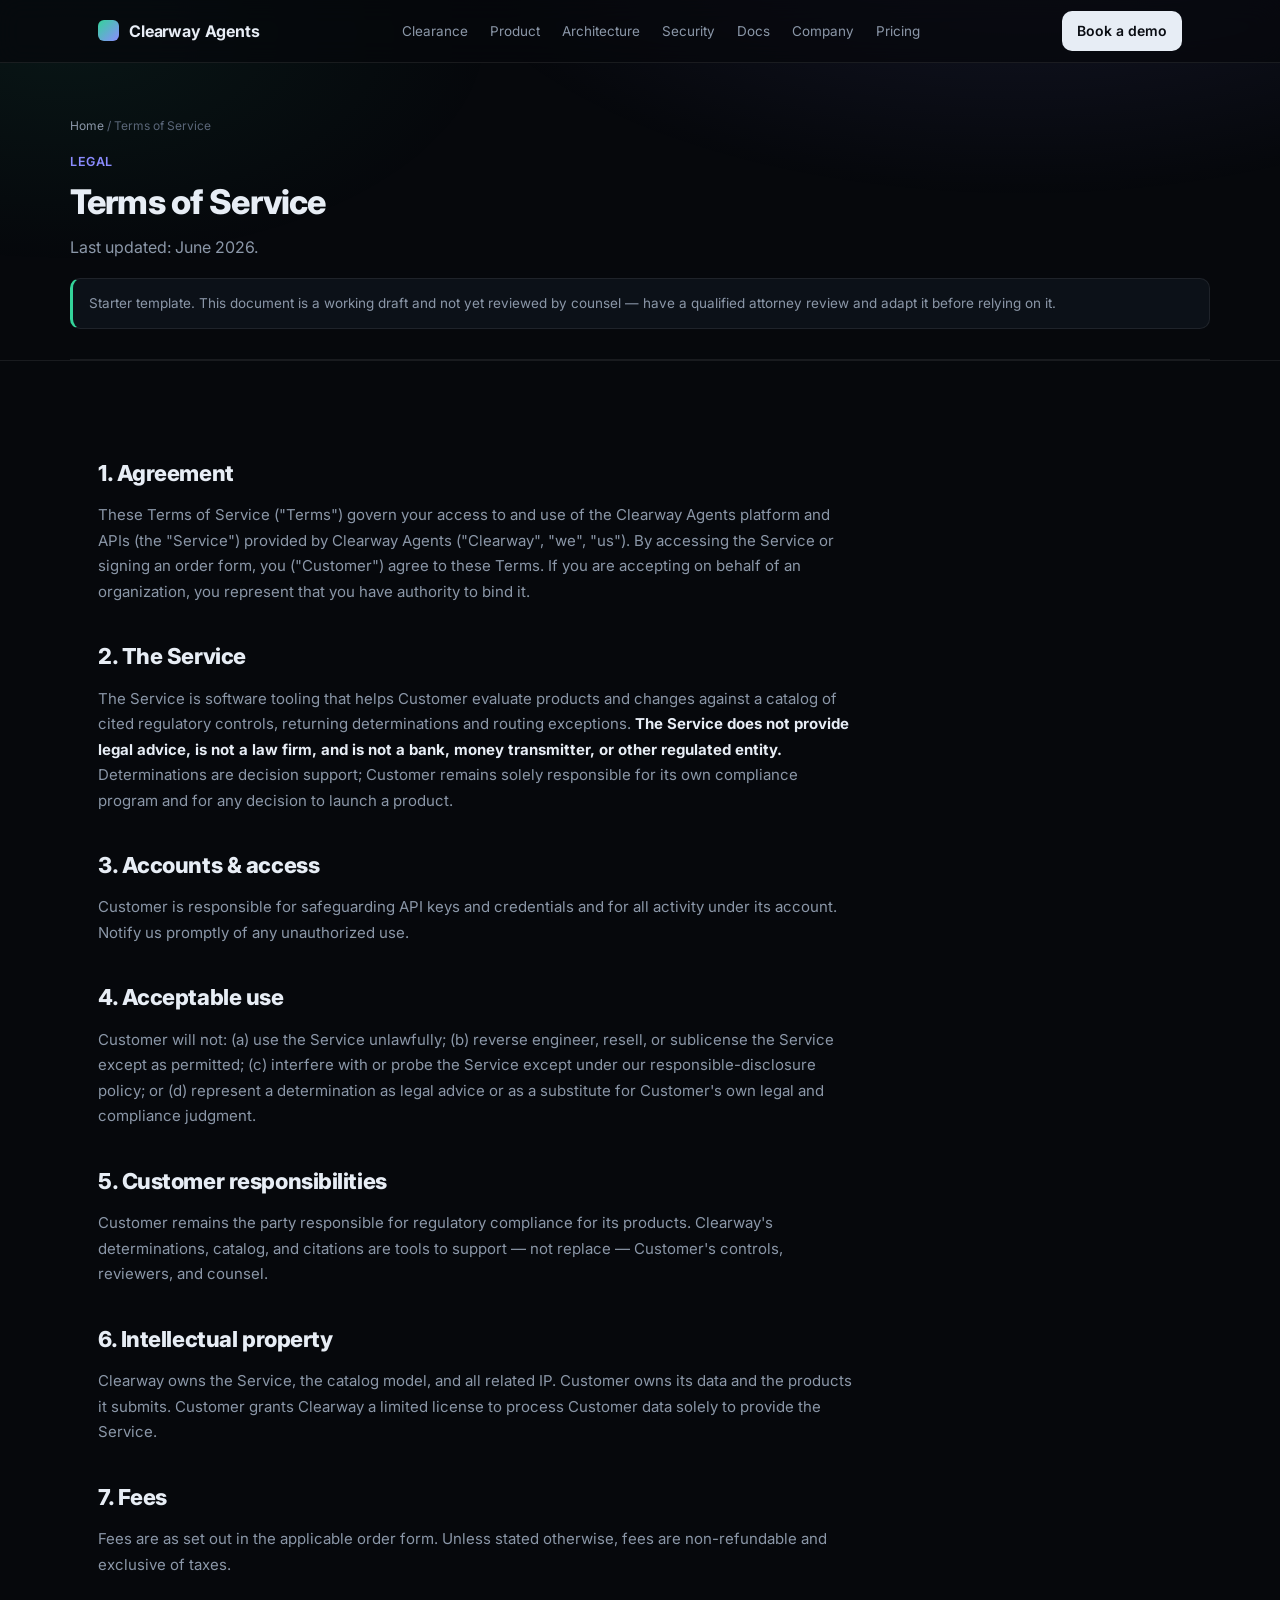
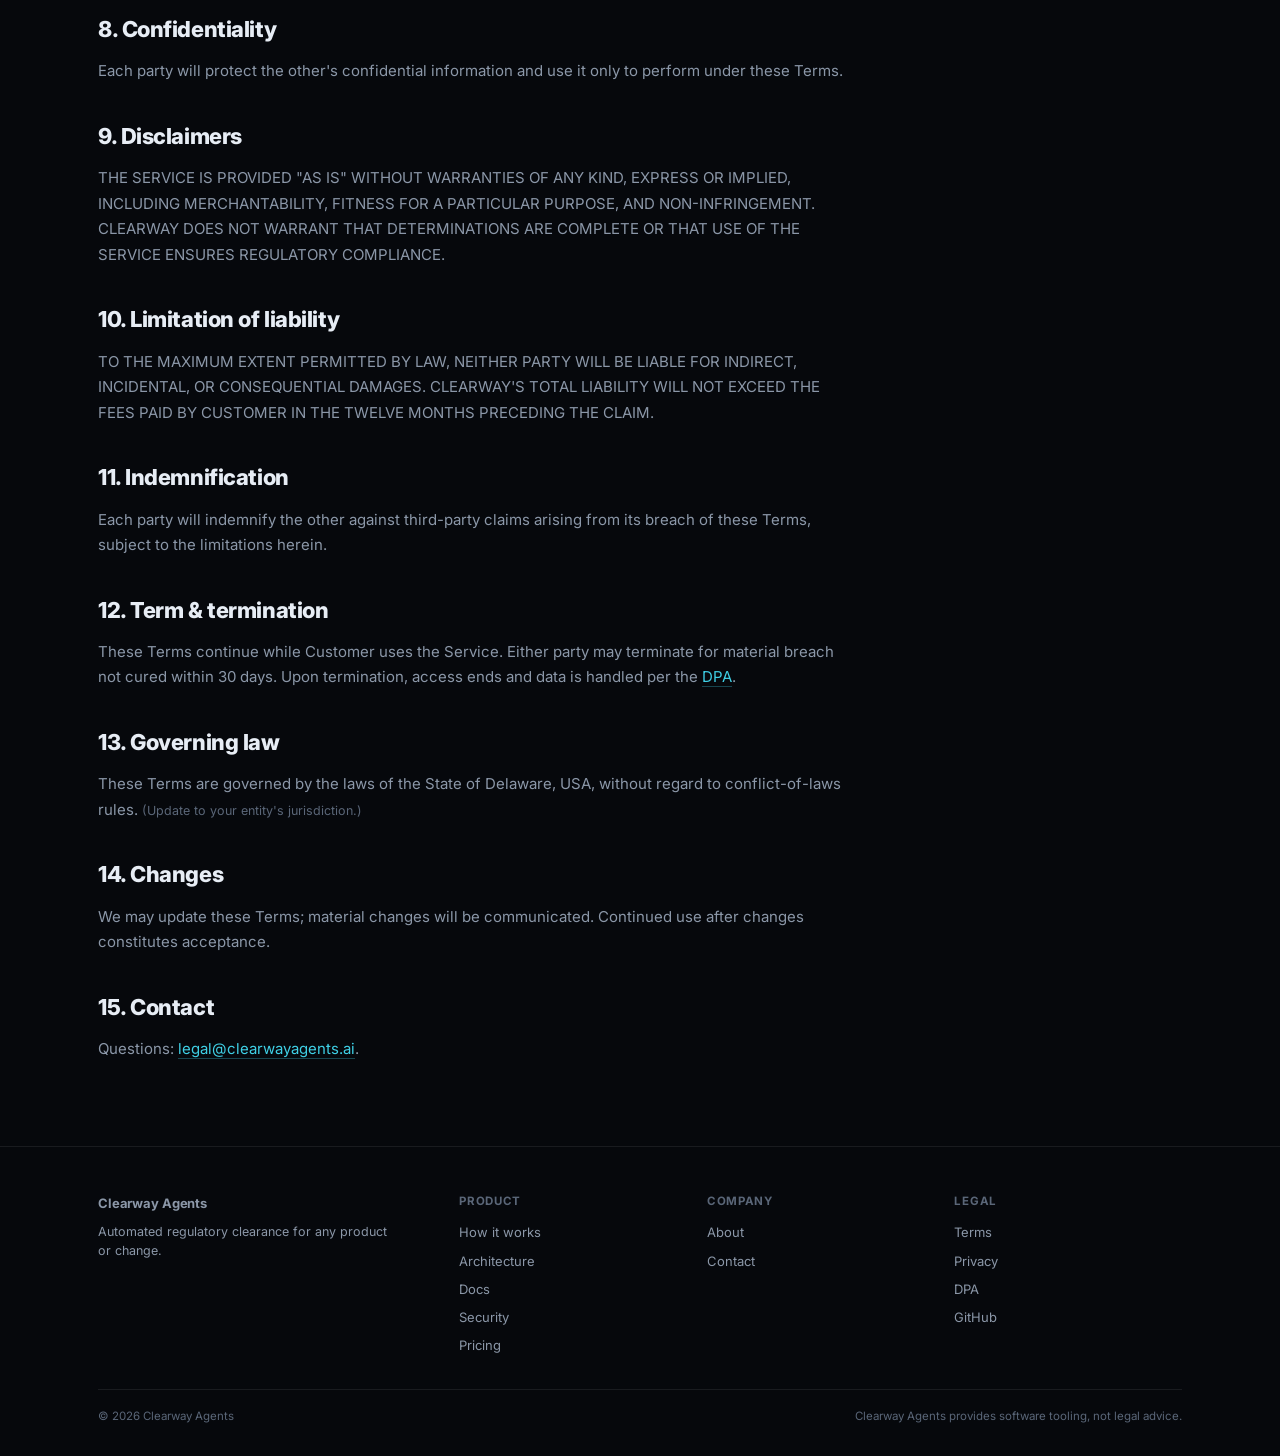
<file: terms.html>
<!DOCTYPE html>
<html lang="en">
<head>
<meta charset="UTF-8" />
<meta name="viewport" content="width=device-width, initial-scale=1.0" />
<title>Terms of Service — Clearway Agents</title>
<meta name="description" content="Clearway Agents Terms of Service." />
<link rel="canonical" href="https://clearwayagents.ai/terms.html" />
<meta name="robots" content="noindex" />
<link rel="icon" href="data:image/svg+xml,<svg xmlns='http://www.w3.org/2000/svg' viewBox='0 0 32 32'><rect width='32' height='32' rx='8' fill='%238b8cff'/><rect x='9' y='9' width='14' height='14' rx='4' fill='%2334d39a'/></svg>" />
<link rel="preconnect" href="https://fonts.googleapis.com" />
<link rel="preconnect" href="https://fonts.gstatic.com" crossorigin />
<link href="https://fonts.googleapis.com/css2?family=Inter:wght@400;500;600;700;800&family=JetBrains+Mono:wght@400;500&display=swap" rel="stylesheet" />
<link rel="stylesheet" href="styles.css" />
</head>
<body>

<nav><div class="wrap nav">
  <a class="brand" href="index.html"><span class="mark"></span> Clearway Agents</a>
  <div class="navlinks">
    <a href="clearance.html">Clearance</a>
    <a href="product.html">Product</a>
    <a href="architecture.html">Architecture</a>
    <a href="security.html">Security</a>
    <a href="docs.html">Docs</a>
    <a href="company.html">Company</a>
    <a href="pricing.html">Pricing</a>
  </div>
  <a class="btn primary" href="mailto:hello@clearwayagents.ai">Book a demo</a>
</div></nav>

<header class="wrap pagehead">
  <div class="crumbs"><a href="index.html">Home</a> / Terms of Service</div>
  <div class="kicker">Legal</div>
  <h1>Terms of Service</h1>
  <p class="lead">Last updated: June 2026.</p>
  <div class="note" style="margin-top:18px">Starter template. This document is a working draft and not yet reviewed by counsel — have a qualified attorney review and adapt it before relying on it.</div>
</header>

<section class="band"><div class="wrap"><div class="prose">
  <h2>1. Agreement</h2>
  <p>These Terms of Service ("Terms") govern your access to and use of the Clearway Agents platform and APIs (the
    "Service") provided by Clearway Agents ("Clearway", "we", "us"). By accessing the Service or signing an order
    form, you ("Customer") agree to these Terms. If you are accepting on behalf of an organization, you represent
    that you have authority to bind it.</p>

  <h2>2. The Service</h2>
  <p>The Service is software tooling that helps Customer evaluate products and changes against a catalog of cited
    regulatory controls, returning determinations and routing exceptions. <strong>The Service does not provide legal
    advice, is not a law firm, and is not a bank, money transmitter, or other regulated entity.</strong>
    Determinations are decision support; Customer remains solely responsible for its own compliance program and for
    any decision to launch a product.</p>

  <h2>3. Accounts &amp; access</h2>
  <p>Customer is responsible for safeguarding API keys and credentials and for all activity under its account.
    Notify us promptly of any unauthorized use.</p>

  <h2>4. Acceptable use</h2>
  <p>Customer will not: (a) use the Service unlawfully; (b) reverse engineer, resell, or sublicense the Service
    except as permitted; (c) interfere with or probe the Service except under our responsible-disclosure policy;
    or (d) represent a determination as legal advice or as a substitute for Customer's own legal and compliance
    judgment.</p>

  <h2>5. Customer responsibilities</h2>
  <p>Customer remains the party responsible for regulatory compliance for its products. Clearway's determinations,
    catalog, and citations are tools to support — not replace — Customer's controls, reviewers, and counsel.</p>

  <h2>6. Intellectual property</h2>
  <p>Clearway owns the Service, the catalog model, and all related IP. Customer owns its data and the products it
    submits. Customer grants Clearway a limited license to process Customer data solely to provide the Service.</p>

  <h2>7. Fees</h2>
  <p>Fees are as set out in the applicable order form. Unless stated otherwise, fees are non-refundable and exclusive
    of taxes.</p>

  <h2>8. Confidentiality</h2>
  <p>Each party will protect the other's confidential information and use it only to perform under these Terms.</p>

  <h2>9. Disclaimers</h2>
  <p>THE SERVICE IS PROVIDED "AS IS" WITHOUT WARRANTIES OF ANY KIND, EXPRESS OR IMPLIED, INCLUDING MERCHANTABILITY,
    FITNESS FOR A PARTICULAR PURPOSE, AND NON-INFRINGEMENT. CLEARWAY DOES NOT WARRANT THAT DETERMINATIONS ARE
    COMPLETE OR THAT USE OF THE SERVICE ENSURES REGULATORY COMPLIANCE.</p>

  <h2>10. Limitation of liability</h2>
  <p>TO THE MAXIMUM EXTENT PERMITTED BY LAW, NEITHER PARTY WILL BE LIABLE FOR INDIRECT, INCIDENTAL, OR CONSEQUENTIAL
    DAMAGES. CLEARWAY'S TOTAL LIABILITY WILL NOT EXCEED THE FEES PAID BY CUSTOMER IN THE TWELVE MONTHS PRECEDING THE
    CLAIM.</p>

  <h2>11. Indemnification</h2>
  <p>Each party will indemnify the other against third-party claims arising from its breach of these Terms, subject
    to the limitations herein.</p>

  <h2>12. Term &amp; termination</h2>
  <p>These Terms continue while Customer uses the Service. Either party may terminate for material breach not cured
    within 30 days. Upon termination, access ends and data is handled per the <a href="dpa.html">DPA</a>.</p>

  <h2>13. Governing law</h2>
  <p>These Terms are governed by the laws of the State of Delaware, USA, without regard to conflict-of-laws rules.
    <small>(Update to your entity's jurisdiction.)</small></p>

  <h2>14. Changes</h2>
  <p>We may update these Terms; material changes will be communicated. Continued use after changes constitutes
    acceptance.</p>

  <h2>15. Contact</h2>
  <p>Questions: <a href="mailto:legal@clearwayagents.ai">legal@clearwayagents.ai</a>.</p>
</div></div></section>

<footer><div class="wrap">
  <div class="footgrid">
    <div class="fcol"><a class="brand" href="index.html"><span class="mark"></span> Clearway Agents</a><p>Automated regulatory clearance for any product or change.</p></div>
    <div class="fcol"><h5>Product</h5><a href="product.html">How it works</a><a href="architecture.html">Architecture</a><a href="docs.html">Docs</a><a href="security.html">Security</a><a href="pricing.html">Pricing</a></div>
    <div class="fcol"><h5>Company</h5><a href="company.html">About</a><a href="mailto:hello@clearwayagents.ai">Contact</a></div>
    <div class="fcol"><h5>Legal</h5><a href="terms.html">Terms</a><a href="privacy.html">Privacy</a><a href="dpa.html">DPA</a><a href="https://github.com/carlos-rdz/clearway-demo">GitHub</a></div>
  </div>
  <div class="footbar"><span>© 2026 Clearway Agents</span><span>Clearway Agents provides software tooling, not legal advice.</span></div>
</footer>
</body>
</html>
</file>
<file: styles.css>
:root{
  --bg:#06080c; --panel:#0c1118; --panel2:#0f1620; --border:rgba(255,255,255,.08);
  --text:#e7edf5; --muted:#8b97a8; --faint:#5a6678;
  --green:#34d39a; --green-dim:rgba(52,211,154,.12);
  --amber:#fbbf3c; --amber-dim:rgba(251,191,60,.12);
  --violet:#8b8cff; --violet-dim:rgba(139,140,255,.14); --cyan:#3fd0e6;
  --pink:#f4799e; --pink-dim:rgba(244,121,158,.12);   /* contested / adversarial-challenger accent */
}
*{box-sizing:border-box}
html{scroll-behavior:smooth}
body{margin:0;background:var(--bg);color:var(--text);font-family:Inter,system-ui,sans-serif;-webkit-font-smoothing:antialiased;line-height:1.55;overflow-x:hidden}
body::before{content:"";position:fixed;inset:0;z-index:-1;pointer-events:none;
  background:radial-gradient(1000px 480px at 80% -10%,rgba(139,140,255,.12),transparent 60%),radial-gradient(720px 380px at 5% 4%,rgba(52,211,154,.07),transparent 60%);}
a{color:inherit;text-decoration:none}
.wrap{max-width:1140px;margin:0 auto;padding:0 28px}
.mono{font-family:"JetBrains Mono",monospace}

nav{position:sticky;top:0;z-index:50;backdrop-filter:blur(12px);background:rgba(6,8,12,.72);border-bottom:1px solid var(--border)}
.nav{display:flex;align-items:center;justify-content:space-between;height:62px}
.brand{display:flex;align-items:center;gap:10px;font-weight:700;letter-spacing:-.01em;color:var(--text)}
.mark{width:21px;height:21px;border-radius:6px;background:linear-gradient(135deg,var(--green),var(--violet));flex:none}
.navlinks{display:flex;gap:22px}
.navlinks a{font-size:13.5px;color:var(--muted);transition:.15s}.navlinks a:hover{color:var(--text)}
.btn{display:inline-flex;align-items:center;gap:8px;font-weight:600;font-size:14px;cursor:pointer;border-radius:10px;padding:9px 15px;border:1px solid var(--border);background:var(--panel);color:var(--text);transition:.16s}
.btn:hover{border-color:rgba(255,255,255,.22)}
.btn.primary{background:#e7edf5;color:#0a0d13;border:none}

header.hero{max-width:800px;padding:60px 0 26px}
h1{font-size:40px;line-height:1.12;letter-spacing:-.025em;margin:0;font-weight:800}
h1 .g{background:linear-gradient(120deg,var(--green),var(--cyan) 55%,var(--violet));-webkit-background-clip:text;background-clip:text;color:transparent}
.kicker{font-size:12.5px;font-weight:600;letter-spacing:.04em;color:var(--violet);text-transform:uppercase;margin-bottom:14px}
.sub{color:var(--muted);font-size:16px;margin:18px 0 24px}
.sub code,.prose code,.kv code{font-family:"JetBrains Mono",monospace;font-size:12.5px;color:var(--text);background:var(--panel2);border:1px solid var(--border);border-radius:5px;padding:1px 6px}
.cta-row{display:flex;gap:11px;flex-wrap:wrap}
.stat{margin-top:26px;display:flex;gap:30px;flex-wrap:wrap;border-top:1px solid var(--border);padding-top:22px}
.stat .big{font-size:30px;font-weight:800;letter-spacing:-.02em;color:var(--text)}
.stat .lbl{color:var(--muted);font-size:12.5px;max-width:17em;margin-top:4px}

.hlband{padding:6px 0 26px}
.flow{display:grid;grid-template-columns:1fr 30px 1.25fr 30px 1.25fr;gap:10px;align-items:center}
.fbox{border:1px solid var(--border);background:var(--panel);border-radius:12px;padding:14px 16px;font-weight:700;font-size:14px}
.fbox small{display:block;font-weight:400;font-size:11.5px;color:var(--muted);margin-top:4px}
.fbox.lit{border-color:rgba(139,140,255,.45);background:var(--violet-dim)}
.fsplit{display:grid;gap:8px}
.fbox.ok{border-left:3px solid var(--green)} .fbox.warn{border-left:3px solid var(--amber)}
.far{color:var(--faint);text-align:center;font-size:18px}

.stage{background:linear-gradient(180deg,var(--panel),var(--panel2));border:1px solid var(--border);border-radius:16px;padding:16px 16px 14px;box-shadow:0 30px 80px -44px rgba(0,0,0,.9);margin-top:18px}
.stage-head{display:flex;align-items:center;justify-content:space-between;margin-bottom:8px}
.stage-head .t{font-size:12.5px;color:var(--muted)}
.live{display:flex;align-items:center;gap:7px;font-size:12px;color:var(--green)}
.live .dot{width:7px;height:7px;border-radius:50%;background:var(--green);animation:ping 1.8s infinite}
@keyframes ping{0%{box-shadow:0 0 0 0 rgba(52,211,154,.5)}70%{box-shadow:0 0 0 7px rgba(52,211,154,0)}100%{box-shadow:0 0 0 0 rgba(52,211,154,0)}}

.arena{position:relative;height:288px;border:1px solid var(--border);border-radius:13px;overflow:hidden;background:radial-gradient(440px 220px at 50% 52%,rgba(139,140,255,.07),transparent 70%)}
.workcard{position:absolute;left:50%;top:54%;transform:translate(-50%,-50%);width:236px;border:1px solid var(--border);background:var(--panel);border-radius:12px;padding:13px 15px;text-align:center;z-index:1;transition:border-color .3s,box-shadow .3s}
.workcard .wt{font-weight:700;font-size:14px}
.workcard .wo{font-family:"JetBrains Mono",monospace;font-size:11px;color:var(--muted);margin-top:6px;min-height:14px}
.workcard .ws{margin-top:9px;font-size:10px;font-weight:700;letter-spacing:.04em;color:var(--faint)}
.workcard.cleared{border-color:rgba(52,211,154,.55);box-shadow:0 0 26px -10px var(--green)}.workcard.cleared .ws{color:var(--green)}
.workcard.delta{border-color:rgba(251,191,60,.55);box-shadow:0 0 26px -10px var(--amber)}.workcard.delta .ws{color:var(--amber)}
.fa{position:absolute;display:flex;align-items:center;gap:6px;transform:translate(-50%,-50%);border:1px solid var(--border);background:var(--panel2);border-radius:999px;padding:5px 11px 5px 6px;z-index:3;
  transition:left .6s cubic-bezier(.45,0,.25,1),top .6s cubic-bezier(.45,0,.25,1),box-shadow .3s,border-color .3s;animation:drift 4s ease-in-out infinite}
.fa .ic{width:22px;height:22px;border-radius:7px;display:flex;align-items:center;justify-content:center;color:#0a0d13}
.fa .ic svg{width:14px;height:14px}
.fa .lb{font-size:10.5px;font-weight:600;color:var(--muted);white-space:nowrap}
.fa.working{border-color:var(--violet);box-shadow:0 0 0 4px var(--violet-dim),0 14px 34px -10px var(--violet);z-index:6}
.fa.working .lb{color:var(--text)}
@keyframes drift{0%,100%{margin-top:0}50%{margin-top:-7px}}

.chat{height:212px;overflow-y:auto;background:#070a0f;border:1px solid var(--border);border-radius:12px;padding:12px 13px;margin-top:13px;display:flex;flex-direction:column;gap:9px}
.chat .sys{align-self:center;font-size:10.5px;color:var(--faint);font-family:"JetBrains Mono",monospace;padding:2px 0}
.msg{display:flex;gap:9px;align-items:flex-start;animation:msgin .3s both}
@keyframes msgin{from{opacity:0;transform:translateY(6px)}to{opacity:1;transform:none}}
.msg .av{width:27px;height:27px;border-radius:8px;flex:none;display:flex;align-items:center;justify-content:center}
.msg .av svg{width:15px;height:15px}
.msg .bub{background:var(--panel);border:1px solid var(--border);border-radius:11px;border-top-left-radius:3px;padding:8px 12px}
.msg .mh{display:flex;align-items:center;gap:8px;margin-bottom:2px}
.msg .mh b{font-size:12.5px}.msg .mh .ts{font-size:10px;color:var(--faint);font-family:"JetBrains Mono",monospace}
.msg .mx{font-size:13px;color:var(--text);line-height:1.45}
.msg .cz{margin-top:5px;font-size:10.5px;color:var(--muted);font-family:"JetBrains Mono",monospace}
.msg.flag .bub{border-color:rgba(251,191,60,.4)}.msg.ok .bub{border-color:rgba(52,211,154,.35)}

.road{display:flex;flex-wrap:wrap;gap:8px;margin-top:12px}
.block{flex:1;min-width:168px;border-radius:9px;border:1px solid var(--border);padding:9px 11px;background:var(--panel)}
.block.cleared{border-left:3px solid var(--green)}.block.delta{border-left:3px solid var(--amber);background:var(--amber-dim)}
.block .bt{font-weight:600;font-size:12.5px;display:flex;justify-content:space-between;gap:8px}
.block .bt .st{font-size:9.5px;font-weight:700;letter-spacing:.03em}
.block.cleared .st{color:var(--green)}.block.delta .st{color:var(--amber)}
.block .bc{font-size:10.5px;color:var(--muted);margin-top:3px;font-family:"JetBrains Mono",monospace}
.verdict{margin-top:12px;border-radius:10px;border:1px solid var(--border);padding:12px 14px;display:flex;align-items:center;justify-content:space-between;gap:10px;opacity:0}
.verdict.show{animation:fadeIn .4s forwards}@keyframes fadeIn{to{opacity:1}}
.verdict.cleared{border-color:rgba(52,211,154,.45);background:var(--green-dim)}.verdict.delta{border-color:rgba(251,191,60,.45);background:var(--amber-dim)}
.verdict .vt{font-weight:800;font-size:14px}.verdict.cleared .vt{color:var(--green)}.verdict.delta .vt{color:var(--amber)}
.verdict .vs{font-size:11.5px;color:var(--muted)}
.runrow{display:flex;gap:8px;margin-top:13px;flex-wrap:wrap}
.chipbtn{font-size:12px;cursor:pointer;border:1px solid var(--border);background:var(--panel2);border-radius:8px;padding:7px 11px;color:var(--muted);transition:.15s}
.chipbtn:hover{color:var(--text);border-color:rgba(255,255,255,.2)}

section.band{padding:60px 0;border-top:1px solid var(--border)}
.eyebrow{font-size:12px;font-weight:700;letter-spacing:.08em;text-transform:uppercase;color:var(--violet)}
h2{font-size:27px;letter-spacing:-.02em;margin:11px 0 8px;font-weight:800}
.lead{color:var(--muted);font-size:15px;max-width:50em}

.covstat{display:flex;gap:26px;margin-top:22px;flex-wrap:wrap}
.covstat div{font-size:12.5px;color:var(--muted)}.covstat b{display:block;color:var(--text);font-size:22px;font-weight:800}
.covgrid{display:grid;grid-template-columns:repeat(3,1fr);gap:12px;margin-top:22px}
.covcol{border:1px solid var(--border);background:var(--panel);border-radius:12px;padding:14px 15px}
.covcol h4{margin:0 0 9px;font-size:12.5px;color:var(--violet)}
.cc{display:flex;flex-wrap:wrap;gap:6px}
.cc span{font-size:11px;color:var(--muted);border:1px solid var(--border);border-radius:6px;padding:3px 8px;background:var(--panel2);font-family:"JetBrains Mono",monospace}
.hard{display:grid;grid-template-columns:repeat(5,1fr);gap:10px;margin-top:14px}
.hc{border:1px solid var(--border);border-radius:10px;padding:12px;background:var(--panel);font-size:11.5px;color:var(--muted);line-height:1.5}
.hc b{display:block;color:var(--text);font-size:12px;margin-bottom:4px}
.note{margin-top:14px;border:1px solid var(--border);border-left:3px solid var(--green);background:var(--panel);border-radius:10px;padding:14px 16px;font-size:13.5px;color:var(--muted)}
.note b{color:var(--text)}

.rails{display:grid;grid-template-columns:repeat(5,1fr);gap:10px;margin-top:22px}
.rail{border:1px solid var(--border);background:var(--panel);border-radius:10px;padding:12px;text-align:center}
.rail .rt{font-size:12.5px;font-weight:600}.rail .rd{font-size:10.5px;color:var(--faint);margin-top:3px;font-family:"JetBrains Mono",monospace}

.fly{margin-top:22px;display:grid;grid-template-columns:1fr auto 1fr;gap:16px;align-items:center}
.fcard{border:1px solid var(--border);background:var(--panel);border-radius:12px;padding:16px}
.fcard .fv{font-size:11.5px;color:var(--faint);font-family:"JetBrains Mono",monospace}.fcard .fb{font-weight:700;margin:6px 0 10px}
.arrow{font-size:22px;color:var(--violet);text-align:center}.arrow small{display:block;font-size:10.5px;color:var(--muted);margin-top:5px;max-width:10em}

.planes{display:grid;grid-template-columns:1fr 1fr;gap:13px;margin-top:22px}
.plane{border:1px solid var(--border);background:var(--panel);border-radius:12px;padding:16px}
.plane .pt{font-family:"JetBrains Mono",monospace;font-size:12px;color:var(--violet);margin-bottom:10px}
.plane ul{margin:0;padding-left:16px}.plane li{font-size:12.5px;color:var(--muted);margin-bottom:7px;line-height:1.45}.plane li b{color:var(--text)}
.stackgrid{display:grid;grid-template-columns:repeat(3,1fr);gap:11px;margin-top:13px}
.sc{border:1px solid var(--border);background:var(--panel);border-radius:11px;padding:13px;font-size:11.5px;color:var(--muted);line-height:1.5}
.sc .sk{font-family:"JetBrains Mono",monospace;font-size:12px;color:var(--text);margin-bottom:5px}

.trust{display:grid;grid-template-columns:repeat(3,1fr);gap:13px;margin-top:22px}
.tc{border:1px solid var(--border);background:var(--panel);border-radius:12px;padding:16px}
.tc .th{font-weight:700;font-size:14px;margin-bottom:6px}.tc .td{font-size:12.5px;color:var(--muted)}

footer{border-top:1px solid var(--border);padding:46px 0 30px;margin-top:10px}
.footgrid{display:grid;grid-template-columns:1.5fr 1fr 1fr 1fr;gap:20px;padding:0 0 26px}
.fcol h5{font-size:11.5px;text-transform:uppercase;letter-spacing:.06em;color:var(--faint);margin:0 0 12px}
.fcol a{display:block;font-size:13px;color:var(--muted);margin-bottom:8px;transition:.15s}.fcol a:hover{color:var(--text)}
.fcol .brand{margin-bottom:10px}.fcol p{font-size:12.5px;color:var(--muted);margin:0;max-width:24em;line-height:1.5}
.footbar{display:flex;justify-content:space-between;gap:14px;flex-wrap:wrap;border-top:1px solid var(--border);padding-top:18px;font-size:11.5px;color:var(--faint)}

/* ---- subpage primitives ---- */
.pagehead{padding:54px 0 30px;border-bottom:1px solid var(--border)}
.pagehead .kicker{margin-bottom:12px}
.pagehead h1{font-size:34px}
.pagehead .lead{margin-top:14px;font-size:16px}
.crumbs{font-size:12px;color:var(--faint);margin-bottom:16px}.crumbs a{color:var(--muted)}.crumbs a:hover{color:var(--text)}
.prose{max-width:760px;color:var(--muted);font-size:15px;line-height:1.7}
.prose h2{font-size:22px;margin:34px 0 10px;color:var(--text)}
.prose h3{font-size:16px;margin:26px 0 8px;color:var(--text)}
.prose p{margin:0 0 14px}
.prose ul,.prose ol{margin:0 0 16px;padding-left:20px}.prose li{margin-bottom:8px}
.prose a{color:var(--cyan);border-bottom:1px solid rgba(63,208,230,.3)}
.prose strong{color:var(--text)}
.prose hr{border:0;border-top:1px solid var(--border);margin:28px 0}
.prose small{color:var(--faint)}
pre{background:#05070b;border:1px solid var(--border);border-radius:11px;padding:14px 16px;overflow:auto;font-family:"JetBrains Mono",monospace;font-size:12.5px;line-height:1.6;color:var(--text);margin:0 0 16px}
pre .c{color:var(--faint)}pre .k{color:var(--violet)}pre .s{color:var(--green)}pre .n{color:var(--cyan)}
.tiers{display:grid;grid-template-columns:repeat(3,1fr);gap:14px;margin-top:24px}
.tier{border:1px solid var(--border);background:var(--panel);border-radius:14px;padding:22px}
.tier.feat{border-color:rgba(139,140,255,.45);background:linear-gradient(180deg,var(--violet-dim),transparent)}
.tier .tn{font-weight:700;font-size:16px}.tier .tp{font-size:26px;font-weight:800;margin:10px 0 4px}.tier .tp small{font-size:12px;color:var(--muted);font-weight:500}
.tier .td{font-size:12.5px;color:var(--muted);margin-bottom:14px;min-height:34px}
.tier ul{list-style:none;margin:0 0 18px;padding:0}.tier li{font-size:12.5px;color:var(--muted);margin-bottom:9px;padding-left:18px;position:relative}
.tier li::before{content:"→";position:absolute;left:0;color:var(--green)}
.team{display:grid;grid-template-columns:repeat(auto-fill,minmax(220px,1fr));gap:14px;margin-top:22px}
.member{border:1px solid var(--border);background:var(--panel);border-radius:12px;padding:16px}
.member .mn{font-weight:700;font-size:14px}.member .mr{font-size:12px;color:var(--violet);margin:2px 0 8px;font-family:"JetBrains Mono",monospace}.member .mb{font-size:12.5px;color:var(--muted);line-height:1.5}
.member.open{border-style:dashed}
.cards{display:grid;grid-template-columns:repeat(2,1fr);gap:13px;margin-top:22px}
.card{border:1px solid var(--border);background:var(--panel);border-radius:12px;padding:18px}
.card h3{margin:0 0 7px;font-size:15px}.card p{margin:0;font-size:13px;color:var(--muted);line-height:1.55}
.kv{display:grid;grid-template-columns:160px 1fr;gap:8px 18px;margin:18px 0;font-size:13px}
.kv dt{color:var(--faint);font-family:"JetBrains Mono",monospace;font-size:12px}.kv dd{margin:0;color:var(--muted)}
.posts{display:flex;flex-direction:column;gap:14px;margin-top:24px;max-width:760px}
.postcard{border:1px solid var(--border);background:var(--panel);border-radius:12px;padding:18px;transition:.16s}
.postcard:hover{border-color:rgba(255,255,255,.2)}
.postcard .pd{font-size:11.5px;color:var(--faint);font-family:"JetBrains Mono",monospace;margin-bottom:6px}
.postcard h3{margin:0 0 6px;font-size:17px}.postcard p{margin:0;font-size:13.5px;color:var(--muted)}
.bignum{display:grid;grid-template-columns:repeat(3,1fr);gap:14px;margin-top:24px}
.bignum .n{font-size:30px;font-weight:800;color:var(--text)}.bignum .l{font-size:12.5px;color:var(--muted);margin-top:4px;max-width:18em}
.cta-band{border:1px solid var(--border);background:linear-gradient(180deg,var(--violet-dim),transparent);border-radius:16px;padding:30px;margin:46px 0 0;text-align:center}
.cta-band h2{font-size:24px}.cta-band p{color:var(--muted);font-size:14px;margin:8px auto 18px;max-width:40em}
.disc{font-size:11.5px;color:var(--faint);margin-top:18px;border-top:1px solid var(--border);padding-top:14px;max-width:760px}

@media(max-width:900px){h1{font-size:32px}.flow{grid-template-columns:1fr}.far{transform:rotate(90deg)}.arena{height:330px}
  .covgrid{grid-template-columns:1fr}.hard{grid-template-columns:1fr 1fr}.rails{grid-template-columns:repeat(2,1fr)}
  .planes{grid-template-columns:1fr}.stackgrid{grid-template-columns:1fr}.trust{grid-template-columns:1fr}.fly{grid-template-columns:1fr}.arrow{transform:rotate(90deg)}
  .tiers{grid-template-columns:1fr}.cards{grid-template-columns:1fr}.kv{grid-template-columns:1fr}}
@media(max-width:760px){.navlinks{display:none}.footgrid{grid-template-columns:1fr 1fr}}
</file>
